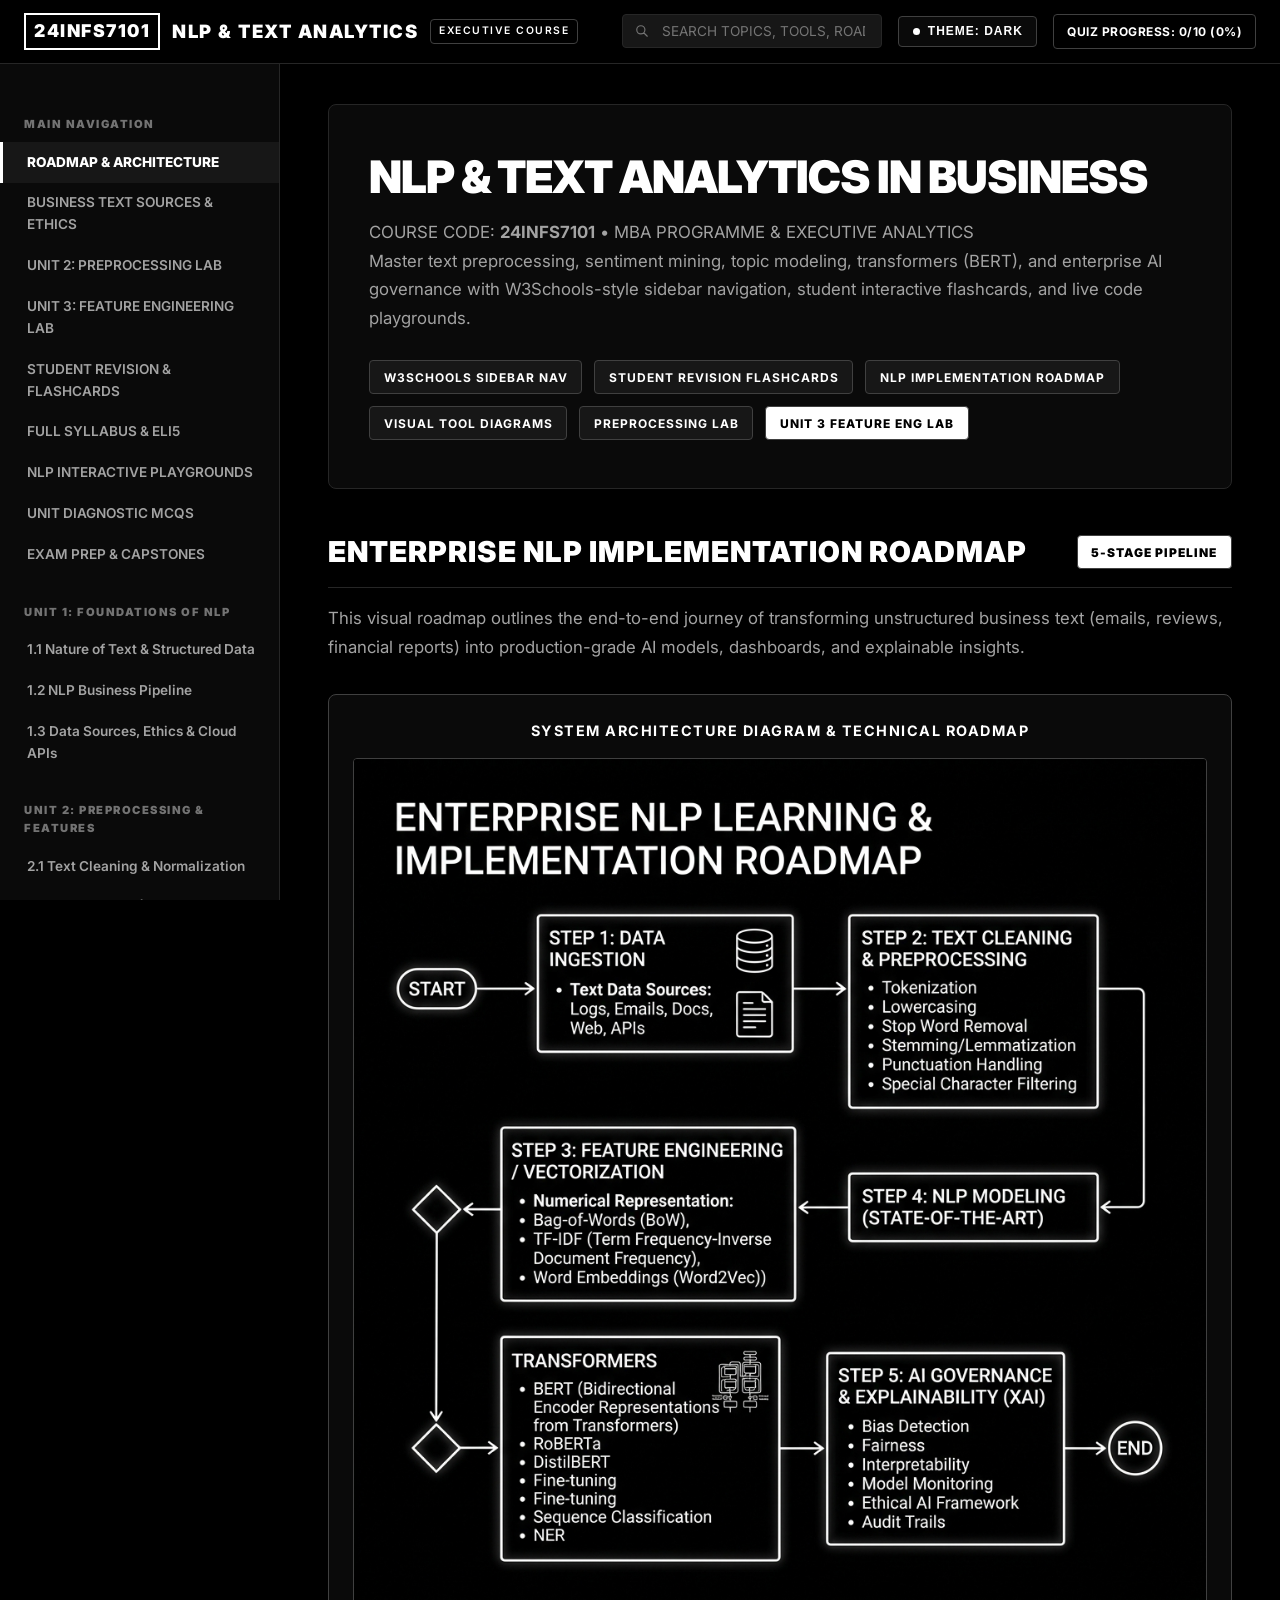
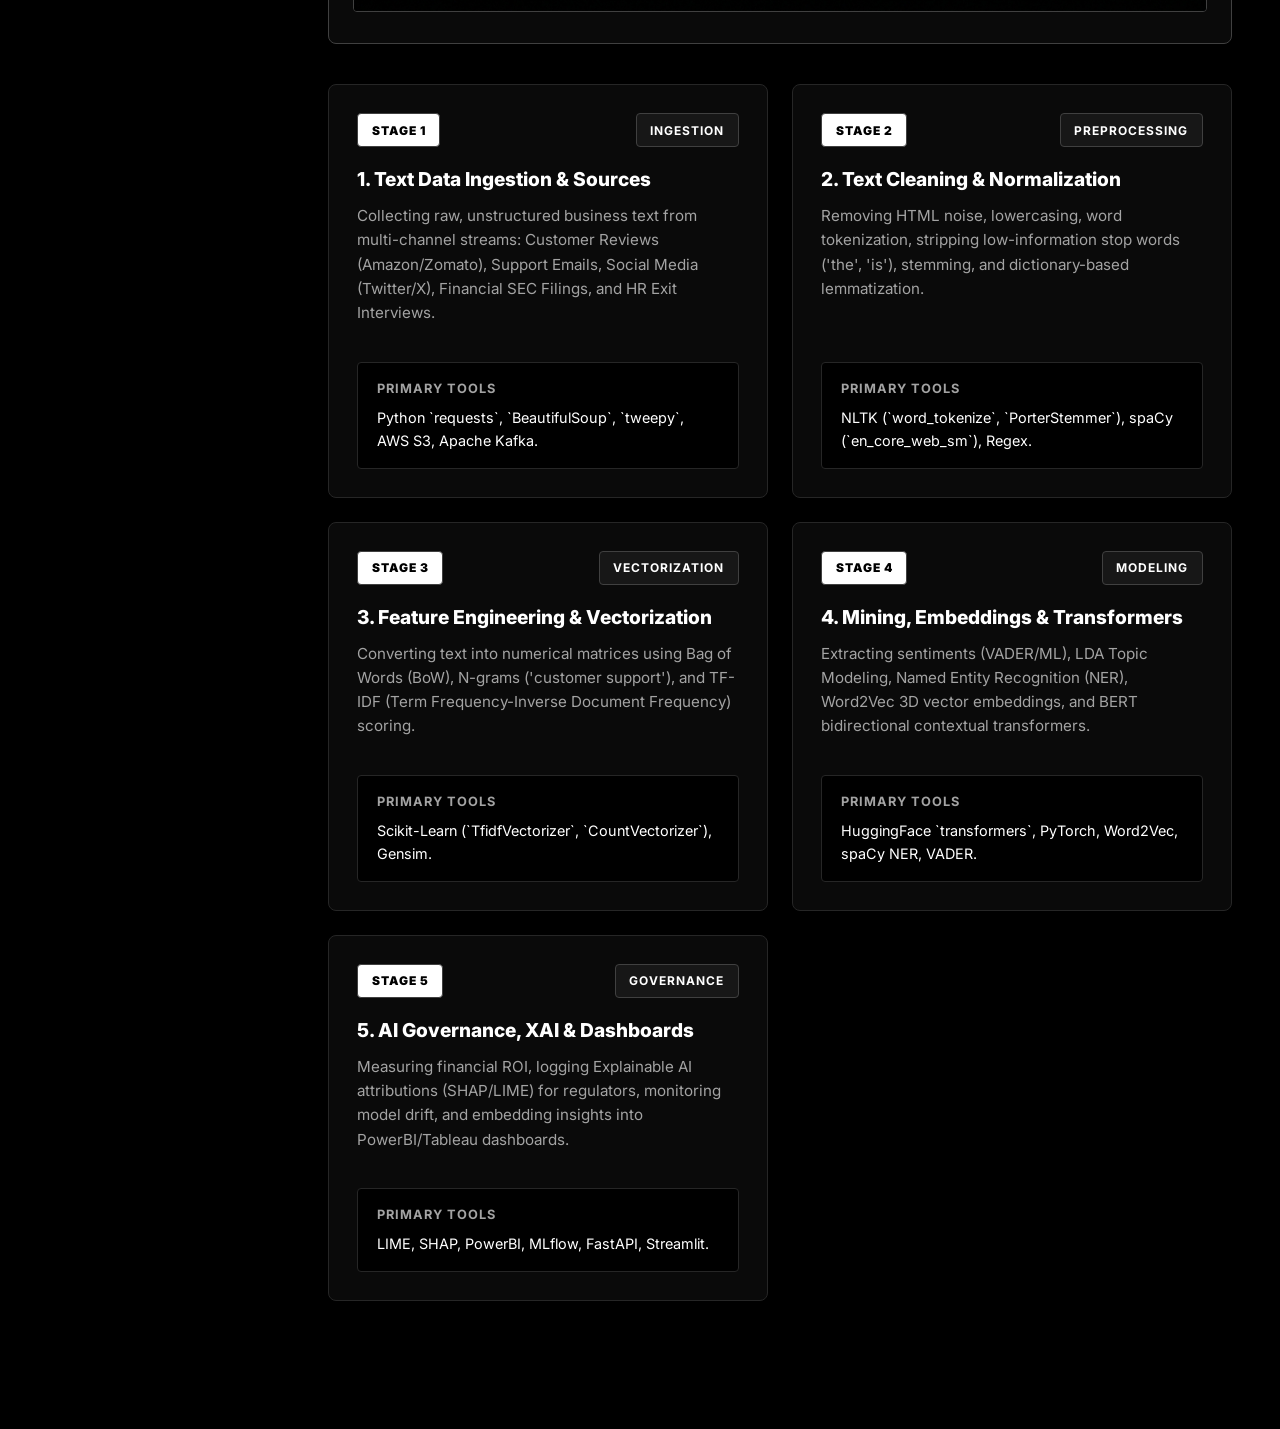
<file: index.html>
<!DOCTYPE html>
<html lang="en" data-theme="dark">
<head>
  <meta charset="UTF-8">
  <meta name="viewport" content="width=device-width, initial-scale=1.0">
  <meta name="description" content="Official Executive Platform for 24INFS7101 NLP and Text Analytics in Business. Master NLP pipelines, feature engineering, sentiment analysis, embeddings, BERT, and exam preparation.">
  <meta name="author" content="NLP & Text Analytics Subject Matter Experts">
  <title>24INFS7101 NLP & Text Analytics in Business</title>

  <!-- Google Fonts - Inter & JetBrains Mono for Sony Executive Aesthetic -->
  <link rel="preconnect" href="https://fonts.googleapis.com">
  <link rel="preconnect" href="https://fonts.gstatic.com" crossorigin>
  <link href="https://fonts.googleapis.com/css2?family=Inter:wght@300;400;500;600;700;800;900&family=JetBrains+Mono:wght@400;600&display=swap" rel="stylesheet">

  <!-- Monochrome Stylesheet -->
  <link rel="stylesheet" href="styles.css">
</head>
<body>

  <!-- Dynamic Theme Transition Overlay -->
  <div id="theme-ripple" class="theme-ripple"></div>

  <!-- Top Navigation Bar -->
  <header>
    <div class="nav-wrapper">
      <a href="index.html" class="brand-logo">
        <span style="font-size: 1.1rem; border: 2px solid var(--text-white); padding: 2px 8px; font-weight: 900;">24INFS7101</span>
        <span>NLP & TEXT ANALYTICS</span>
        <span class="brand-badge">EXECUTIVE COURSE</span>
      </a>

      <div class="header-actions">
        <div class="search-box">
          <svg fill="none" stroke="currentColor" viewBox="0 0 24 24"><path stroke-linecap="round" stroke-linejoin="round" stroke-width="2" d="M21 21l-6-6m2-5a7 7 0 11-14 0 7 7 0 0114 0z"></path></svg>
          <input type="text" id="global-search" placeholder="SEARCH TOPICS, TOOLS, ROADMAP, MCQS...">
        </div>

        <!-- Dynamic Theme Toggle Button -->
        <button class="theme-btn" id="theme-toggle-btn" onclick="toggleTheme(event)">
          <span class="theme-btn-dot"></span>
          <span id="theme-btn-text">THEME: DARK</span>
        </button>

        <div class="stat-pill" id="progress-stat">
          QUIZ PROGRESS: 0/10 (0%)
        </div>
      </div>
    </div>
  </header>

  <!-- W3Schools Style Left Sidebar Navigation -->
  <aside class="w3-sidebar" id="w3-sidebar">
    
    <div class="sidebar-category">MAIN NAVIGATION</div>
    <a class="sidebar-item active" onclick="switchSection('roadmap', this)">ROADMAP & ARCHITECTURE</a>
    <a class="sidebar-item" href="business-text-sources.html">BUSINESS TEXT SOURCES & ETHICS</a>
    <a class="sidebar-item" href="PREPROCESSING%20%26%20FEATURES%20lab.html">UNIT 2: PREPROCESSING LAB</a>
    <a class="sidebar-item" href="unit3-feature-engineering.html">UNIT 3: FEATURE ENGINEERING LAB</a>
    <a class="sidebar-item" onclick="switchSection('study', this)">STUDENT REVISION & FLASHCARDS</a>
    <a class="sidebar-item" onclick="switchSection('curriculum', this)">FULL SYLLABUS & ELI5</a>
    <a class="sidebar-item" onclick="switchSection('playgrounds', this)">NLP INTERACTIVE PLAYGROUNDS</a>
    <a class="sidebar-item" onclick="switchSection('quizzes', this)">UNIT DIAGNOSTIC MCQS</a>
    <a class="sidebar-item" onclick="switchSection('examprep', this)">EXAM PREP & CAPSTONES</a>

    <div class="sidebar-category">UNIT 1: FOUNDATIONS OF NLP</div>
    <a class="sidebar-item" onclick="jumpToTopic('t1-1')">1.1 Nature of Text & Structured Data</a>
    <a class="sidebar-item" onclick="jumpToTopic('t1-2')">1.2 NLP Business Pipeline</a>
    <a class="sidebar-item" onclick="jumpToTopic('t1-3')">1.3 Data Sources, Ethics & Cloud APIs</a>

    <div class="sidebar-category">UNIT 2: PREPROCESSING & FEATURES</div>
    <a class="sidebar-item" onclick="jumpToTopic('t2-1')">2.1 Text Cleaning & Normalization</a>
    <a class="sidebar-item" onclick="jumpToTopic('t2-2')">2.2 Tokenization (Word, Sent, Subword)</a>
    <a class="sidebar-item" onclick="jumpToTopic('t2-3')">2.3 Stopword Removal & Custom Lists</a>
    <a class="sidebar-item" onclick="jumpToTopic('t2-4')">2.4 Stemming (Porter & Snowball)</a>
    <a class="sidebar-item" onclick="jumpToTopic('t2-5')">2.5 Lemmatization (WordNet & spaCy)</a>
    <a class="sidebar-item" onclick="jumpToTopic('t2-6')">2.6 N-grams & Phrase Detection</a>
    <a class="sidebar-item" onclick="jumpToTopic('t2-7')">2.7 Bag of Words & TF-IDF</a>
    <a class="sidebar-item" onclick="jumpToTopic('t2-8')">2.8 Word Frequency & Keyword Extraction</a>
    <a class="sidebar-item" onclick="jumpToTopic('t2-9')">2.9 Domain Business Vocabulary</a>
    <a class="sidebar-item" onclick="jumpToTopic('t2-10')">2.10 Feature Engineering for Text</a>
    <a class="sidebar-item" onclick="jumpToTopic('t2-11')">2.11 Text Data Visualization</a>

    <div class="sidebar-category">UNIT 3: MINING & INSIGHTS</div>
    <a class="sidebar-item" onclick="jumpToTopic('t3-1')">3.1 Sentiment Analysis & Opinion Mining</a>
    <a class="sidebar-item" onclick="jumpToTopic('t3-2')">3.2 Topic Modeling (LDA)</a>
    <a class="sidebar-item" onclick="jumpToTopic('t3-3')">3.3 Named Entity Recognition (NER)</a>

    <div class="sidebar-category">UNIT 4: ADVANCED NLP & BERT</div>
    <a class="sidebar-item" onclick="jumpToTopic('t4-1')">4.1 Word Embeddings (Word2Vec)</a>
    <a class="sidebar-item" onclick="jumpToTopic('t4-2')">4.2 Transformers & BERT</a>
    <a class="sidebar-item" onclick="jumpToTopic('t4-3')">4.3 Chatbots & Conversational AI</a>

    <div class="sidebar-category">UNIT 5: STRATEGY & GOVERNANCE</div>
    <a class="sidebar-item" onclick="jumpToTopic('t5-1')">5.1 NLP Project Lifecycle</a>
    <a class="sidebar-item" onclick="jumpToTopic('t5-2')">5.2 ROI & Explainable AI (XAI)</a>
    <a class="sidebar-item" onclick="jumpToTopic('t5-3')">5.3 Legal, Ethical & AI Governance</a>

  </aside>

  <!-- Main Content Area (Offset by W3Sidebar Width) -->
  <main class="main-content">

    <!-- Hero Banner -->
    <div class="hero-banner">
      <h1 class="hero-title">NLP & TEXT ANALYTICS IN BUSINESS</h1>
      <p class="hero-subtitle">
        COURSE CODE: <strong>24INFS7101</strong> &bull; MBA PROGRAMME & EXECUTIVE ANALYTICS<br>
        Master text preprocessing, sentiment mining, topic modeling, transformers (BERT), and enterprise AI governance with W3Schools-style sidebar navigation, student interactive flashcards, and live code playgrounds.
      </p>
      
      <div class="hero-badges">
        <span class="badge">W3SCHOOLS SIDEBAR NAV</span>
        <span class="badge">STUDENT REVISION FLASHCARDS</span>
        <span class="badge">NLP IMPLEMENTATION ROADMAP</span>
        <span class="badge">VISUAL TOOL DIAGRAMS</span>
        <a href="PREPROCESSING%20%26%20FEATURES%20lab.html" class="badge" style="text-decoration: none;">PREPROCESSING LAB</a>
        <a href="unit3-feature-engineering.html" class="badge" style="text-decoration: none; background: var(--text-white); color: var(--text-inverse); font-weight: 800;">UNIT 3 FEATURE ENG LAB</a>
      </div>
    </div>

    <!-- Section 0: Implementation Roadmap -->
    <section id="roadmap-tab" class="tab-content active">
      <div style="margin-bottom: 3rem;">
        <div style="display: flex; align-items: center; justify-content: space-between; margin-bottom: 1rem; border-bottom: 1px solid var(--border-subtle); padding-bottom: 0.75rem;">
          <h2 style="font-size: 1.8rem; font-weight: 900; color: var(--text-white); text-transform: uppercase; letter-spacing: 1px;">Enterprise NLP Implementation Roadmap</h2>
          <span class="badge" style="background: var(--text-white); color: var(--text-inverse); font-weight: 900;">5-STAGE PIPELINE</span>
        </div>
        <p style="color: var(--text-secondary); margin-bottom: 2rem; font-size: 1.05rem; line-height: 1.7;">
          This visual roadmap outlines the end-to-end journey of transforming unstructured business text (emails, reviews, financial reports) into production-grade AI models, dashboards, and explainable insights.
        </p>

        <!-- Master Technical Architecture Diagram Image -->
        <div style="background: var(--bg-card); border: 1px solid var(--border-medium); border-radius: var(--radius-md); padding: 1.5rem; text-align: center; margin-bottom: 2.5rem;">
          <h4 style="color: var(--text-white); font-size: 0.9rem; text-transform: uppercase; letter-spacing: 1.5px; margin-bottom: 1rem;">System Architecture Diagram & Technical Roadmap</h4>
          <img src="roadmap_diagram.png" alt="Enterprise NLP Implementation Roadmap Diagram" style="max-width: 100%; height: auto; border-radius: var(--radius-sm); border: 1px solid var(--border-medium);">
        </div>

        <!-- 5-Stage Interactive Timeline Roadmap -->
        <div class="card-grid">
          
          <div class="card">
            <div class="card-header">
              <span class="badge" style="background: var(--text-white); color: var(--text-inverse); font-weight: 900;">STAGE 1</span>
              <span class="badge">INGESTION</span>
            </div>
            <h3 class="card-title">1. Text Data Ingestion & Sources</h3>
            <p class="card-desc">Collecting raw, unstructured business text from multi-channel streams: Customer Reviews (Amazon/Zomato), Support Emails, Social Media (Twitter/X), Financial SEC Filings, and HR Exit Interviews.</p>
            <div class="biz-box">
              <div class="biz-header">PRIMARY TOOLS</div>
              <div class="biz-text">Python `requests`, `BeautifulSoup`, `tweepy`, AWS S3, Apache Kafka.</div>
            </div>
          </div>

          <div class="card">
            <div class="card-header">
              <span class="badge" style="background: var(--text-white); color: var(--text-inverse); font-weight: 900;">STAGE 2</span>
              <span class="badge">PREPROCESSING</span>
            </div>
            <h3 class="card-title">2. Text Cleaning & Normalization</h3>
            <p class="card-desc">Removing HTML noise, lowercasing, word tokenization, stripping low-information stop words ('the', 'is'), stemming, and dictionary-based lemmatization.</p>
            <div class="biz-box">
              <div class="biz-header">PRIMARY TOOLS</div>
              <div class="biz-text">NLTK (`word_tokenize`, `PorterStemmer`), spaCy (`en_core_web_sm`), Regex.</div>
            </div>
          </div>

          <div class="card">
            <div class="card-header">
              <span class="badge" style="background: var(--text-white); color: var(--text-inverse); font-weight: 900;">STAGE 3</span>
              <span class="badge">VECTORIZATION</span>
            </div>
            <h3 class="card-title">3. Feature Engineering & Vectorization</h3>
            <p class="card-desc">Converting text into numerical matrices using Bag of Words (BoW), N-grams ('customer support'), and TF-IDF (Term Frequency-Inverse Document Frequency) scoring.</p>
            <div class="biz-box">
              <div class="biz-header">PRIMARY TOOLS</div>
              <div class="biz-text">Scikit-Learn (`TfidfVectorizer`, `CountVectorizer`), Gensim.</div>
            </div>
          </div>

          <div class="card">
            <div class="card-header">
              <span class="badge" style="background: var(--text-white); color: var(--text-inverse); font-weight: 900;">STAGE 4</span>
              <span class="badge">MODELING</span>
            </div>
            <h3 class="card-title">4. Mining, Embeddings & Transformers</h3>
            <p class="card-desc">Extracting sentiments (VADER/ML), LDA Topic Modeling, Named Entity Recognition (NER), Word2Vec 3D vector embeddings, and BERT bidirectional contextual transformers.</p>
            <div class="biz-box">
              <div class="biz-header">PRIMARY TOOLS</div>
              <div class="biz-text">HuggingFace `transformers`, PyTorch, Word2Vec, spaCy NER, VADER.</div>
            </div>
          </div>

          <div class="card">
            <div class="card-header">
              <span class="badge" style="background: var(--text-white); color: var(--text-inverse); font-weight: 900;">STAGE 5</span>
              <span class="badge">GOVERNANCE</span>
            </div>
            <h3 class="card-title">5. AI Governance, XAI & Dashboards</h3>
            <p class="card-desc">Measuring financial ROI, logging Explainable AI attributions (SHAP/LIME) for regulators, monitoring model drift, and embedding insights into PowerBI/Tableau dashboards.</p>
            <div class="biz-box">
              <div class="biz-header">PRIMARY TOOLS</div>
              <div class="biz-text">LIME, SHAP, PowerBI, MLflow, FastAPI, Streamlit.</div>
            </div>
          </div>

        </div>
      </div>
    </section>

    <!-- Section 1: Student Interactive Study & Flashcards Mode -->
    <section id="study-tab" class="tab-content">
      <div style="margin-bottom: 3rem;">
        <div style="display: flex; align-items: center; justify-content: space-between; margin-bottom: 1rem; border-bottom: 1px solid var(--border-subtle); padding-bottom: 0.75rem;">
          <h2 style="font-size: 1.8rem; font-weight: 900; color: var(--text-white); text-transform: uppercase; letter-spacing: 1px;">Student Interactive Flashcards & Self-Assessment</h2>
          <span class="badge" style="background: var(--text-white); color: var(--text-inverse); font-weight: 900;">REVISION MODE</span>
        </div>
        <p style="color: var(--text-secondary); margin-bottom: 2rem; font-size: 1.05rem; line-height: 1.7;">
          Click any flashcard to flip and reveal key formula definitions, algorithm details, and ELI5 answers for quick exam recall!
        </p>

        <!-- Flashcards Grid -->
        <h3 style="color: var(--text-white); font-size: 1rem; text-transform: uppercase; letter-spacing: 1.5px; margin-bottom: 1rem;">Click to Flip Flashcards:</h3>
        <div class="card-grid" style="margin-bottom: 3rem;">
          
          <div class="flashcard-box" onclick="this.classList.toggle('flipped')">
            <div class="flashcard-front">
              What is TF-IDF Formula?
              <div style="font-size: 0.75rem; color: var(--text-muted); margin-top: 0.5rem;">[Click to flip answer]</div>
            </div>
            <div class="flashcard-back">
              <strong>TF-IDF = TF(t, d) * log(N / DF(t))</strong><br>
              Term Frequency multiplied by Inverse Document Frequency. Gives high score to rare clue words!
            </div>
          </div>

          <div class="flashcard-box" onclick="this.classList.toggle('flipped')">
            <div class="flashcard-front">
              Stemming vs. Lemmatization?
              <div style="font-size: 0.75rem; color: var(--text-muted); margin-top: 0.5rem;">[Click to flip answer]</div>
            </div>
            <div class="flashcard-back">
              Stemming chops endings with crude rules ('running' -> 'runn'). Lemmatization uses WordNet dictionary to find true root ('better' -> 'good').
            </div>
          </div>

          <div class="flashcard-box" onclick="this.classList.toggle('flipped')">
            <div class="flashcard-front">
              What does BERT stand for?
              <div style="font-size: 0.75rem; color: var(--text-muted); margin-top: 0.5rem;">[Click to flip answer]</div>
            </div>
            <div class="flashcard-back">
              <strong>Bidirectional Encoder Representations from Transformers</strong>.<br>
              Reads surrounding text left & right to generate contextual word vectors.
            </div>
          </div>

          <div class="flashcard-box" onclick="this.classList.toggle('flipped')">
            <div class="flashcard-front">
              Word2Vec Analogy Formula?
              <div style="font-size: 0.75rem; color: var(--text-muted); margin-top: 0.5rem;">[Click to flip answer]</div>
            </div>
            <div class="flashcard-back">
              <strong>Vector('King') - Vector('Man') + Vector('Woman') = Vector('Queen')</strong>.<br>
              Demonstrates 3D semantic vector space relationships.
            </div>
          </div>

        </div>

        <!-- Student Self-Assessment Checklist -->
        <h3 style="color: var(--text-white); font-size: 1rem; text-transform: uppercase; letter-spacing: 1.5px; margin-bottom: 1rem;">Personal Exam Preparation Checklist:</h3>
        <div style="background: var(--bg-card); border: 1px solid var(--border-subtle); padding: 1.5rem; border-radius: var(--radius-md);">
          
          <div class="checklist-item">
            <input type="checkbox" class="checklist-checkbox" id="chk-u1">
            <label for="chk-u1" class="checklist-label">Unit I: I can differentiate Structured vs Unstructured text & draw the NLP Pipeline.</label>
          </div>

          <div class="checklist-item">
            <input type="checkbox" class="checklist-checkbox" id="chk-u2">
            <label for="chk-u2" class="checklist-label">Unit II: I can perform Tokenization, Stopwords removal, and calculate TF-IDF term weights.</label>
          </div>

          <div class="checklist-item">
            <input type="checkbox" class="checklist-checkbox" id="chk-u3">
            <label for="chk-u3" class="checklist-label">Unit III: I understand Sentiment Analysis, LDA Topic Modeling, and Named Entity Recognition (NER).</label>
          </div>

          <div class="checklist-item">
            <input type="checkbox" class="checklist-checkbox" id="chk-u4">
            <label for="chk-u4" class="checklist-label">Unit IV: I can explain Word2Vec vector spaces and BERT Transformer attention mechanisms.</label>
          </div>

          <div class="checklist-item">
            <input type="checkbox" class="checklist-checkbox" id="chk-u5">
            <label for="chk-u5" class="checklist-label">Unit V: I know how to calculate NLP ROI, use SHAP/LIME for XAI, and navigate AI Governance.</label>
          </div>

        </div>

      </div>
    </section>

    <!-- Section 2: Curriculum & ELI5 Lessons -->
    <section id="curriculum-tab" class="tab-content">
      <div id="curriculum-container"></div>
    </section>

    <!-- Section 3: Interactive NLP Playgrounds -->
    <section id="playgrounds-tab" class="tab-content">
      
      <!-- Playground 1: Tokenizer & Cleaner -->
      <div class="playground-container">
        <h2 style="font-size: 1.5rem; font-weight: 900; color: var(--text-white); margin-bottom: 0.5rem; text-transform: uppercase; letter-spacing: 1px;">Playground 1: Text Tokenizer & Cleaner</h2>
        <p style="color: var(--text-secondary); margin-bottom: 1.5rem;">Execute live tokenization, stopword removal, and Porter stemming in pure black & white format.</p>
        
        <div class="input-group">
          <label for="cleaner-input">Input Raw Business Text:</label>
          <textarea id="cleaner-input" class="text-area-custom" placeholder="Example: The e-commerce customer support team is working hard to resolve delayed delivery complaints fast!">The e-commerce customer support team is working hard to resolve delayed delivery complaints fast!</textarea>
        </div>
        <button class="btn btn-primary" id="run-cleaner-btn">RUN TOKENIZATION & CLEANING</button>

        <div class="results-box" id="cleaner-output">
          <p style="color: var(--text-muted);">Click button to run live text cleaning processor.</p>
        </div>

        <div style="margin-top: 2rem; border-top: 1px solid var(--border-subtle); padding-top: 1.5rem; text-align: center;">
          <h4 style="color: var(--text-white); font-size: 0.85rem; text-transform: uppercase; letter-spacing: 1px; margin-bottom: 1rem;">Visual Preprocessing Workflow Diagram</h4>
          <img src="preprocessing_diagram.png" alt="Text Preprocessing Workflow Diagram" style="max-width: 100%; max-height: 400px; height: auto; border-radius: var(--radius-sm); border: 1px solid var(--border-medium);">
        </div>
      </div>

      <!-- Playground 2: Sentiment & Emotion Meter -->
      <div class="playground-container">
        <h2 style="font-size: 1.5rem; font-weight: 900; color: var(--text-white); margin-bottom: 0.5rem; text-transform: uppercase; letter-spacing: 1px;">Playground 2: Sentiment & Emotion Scanner</h2>
        <p style="color: var(--text-secondary); margin-bottom: 1.5rem;">Analyze customer reviews or employee feedback to measure emotional tone scores.</p>
        
        <div class="input-group">
          <label for="sent-input">Customer Review Text:</label>
          <textarea id="sent-input" class="text-area-custom" placeholder="Example: Excellent product quality and awesome delivery speed! I love shopping here.">Excellent product quality and awesome delivery speed! I love shopping here.</textarea>
        </div>
        <button class="btn btn-primary" id="run-sent-btn">DETECT SENTIMENT SCORE</button>

        <div class="results-box" id="sent-output">
          <p style="color: var(--text-muted);">Click button to compute polarity score.</p>
        </div>
      </div>

      <!-- Playground 3: Named Entity Recognition (NER) & Vector Embeddings -->
      <div class="playground-container">
        <h2 style="font-size: 1.5rem; font-weight: 900; color: var(--text-white); margin-bottom: 0.5rem; text-transform: uppercase; letter-spacing: 1px;">Playground 3: Named Entity Recognition (NER)</h2>
        <p style="color: var(--text-secondary); margin-bottom: 1.5rem;">Extract Organizations, Persons, Locations, Monetary Amounts, and Dates.</p>
        
        <div class="input-group">
          <label for="ner-input">Enterprise Text Paragraph:</label>
          <textarea id="ner-input" class="text-area-custom" placeholder="Example: Sundar Pichai announced that Google invested $100 Million in New York in 2026.">Sundar Pichai announced that Google invested $100 Million in New York in 2026.</textarea>
        </div>
        <button class="btn btn-primary" id="run-ner-btn">EXTRACT NAMED ENTITIES</button>

        <div class="results-box" id="ner-output">
          <p style="color: var(--text-muted);">Click button to highlight named entities.</p>
        </div>

        <div style="margin-top: 2rem; border-top: 1px solid var(--border-subtle); padding-top: 1.5rem; text-align: center;">
          <h4 style="color: var(--text-white); font-size: 0.85rem; text-transform: uppercase; letter-spacing: 1px; margin-bottom: 1rem;">Vector Embeddings & Transformer Concept Diagram</h4>
          <img src="embeddings_diagram.png" alt="Vector Embeddings & BERT Diagram" style="max-width: 100%; max-height: 400px; height: auto; border-radius: var(--radius-sm); border: 1px solid var(--border-medium);">
        </div>
      </div>

    </section>

    <!-- Section 4: Diagnostic MCQs -->
    <section id="quizzes-tab" class="tab-content">
      <div id="quiz-container"></div>
    </section>

    <!-- Section 5: Exam Prep & Capstones -->
    <section id="examprep-tab" class="tab-content">
      <div id="examprep-container"></div>
    </section>

  </main>

  <!-- Data & Application Scripts -->
  <script src="data.js"></script>
  <script src="app.js"></script>
</body>
</html>
</file>
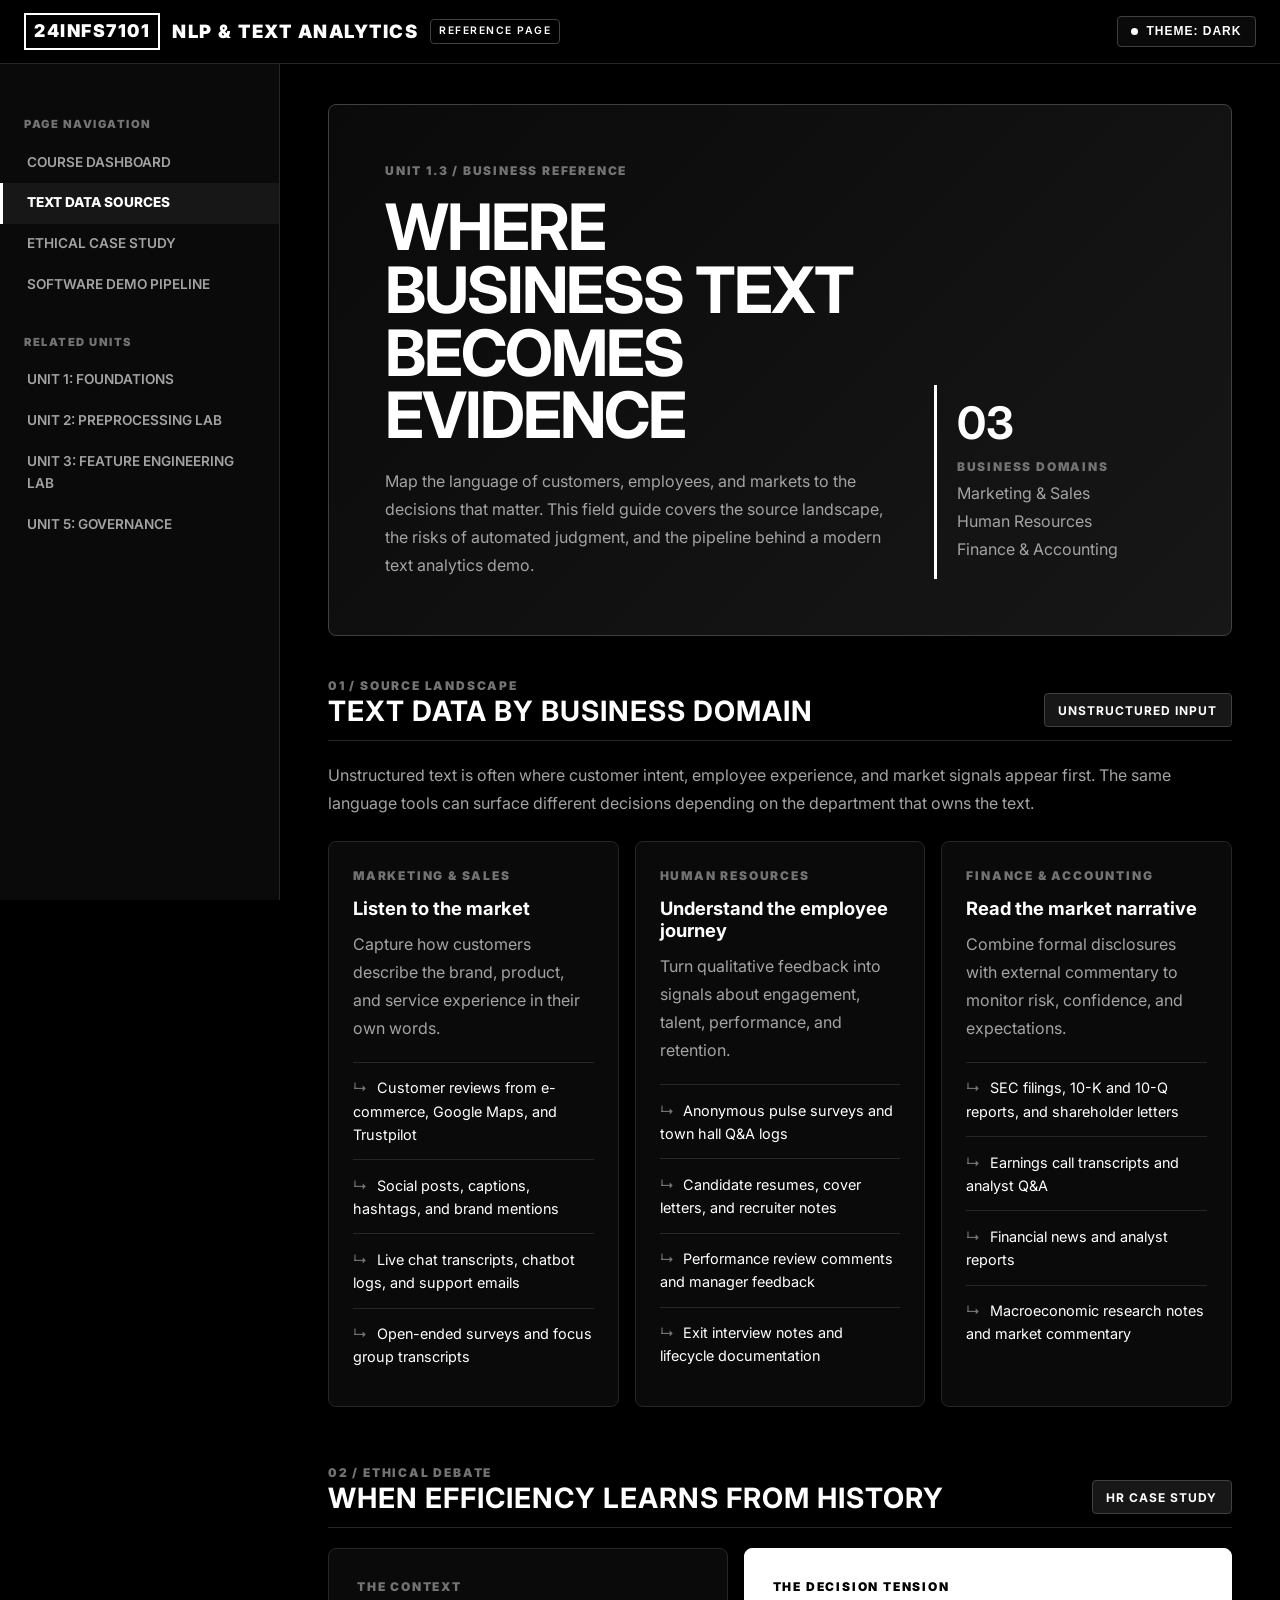
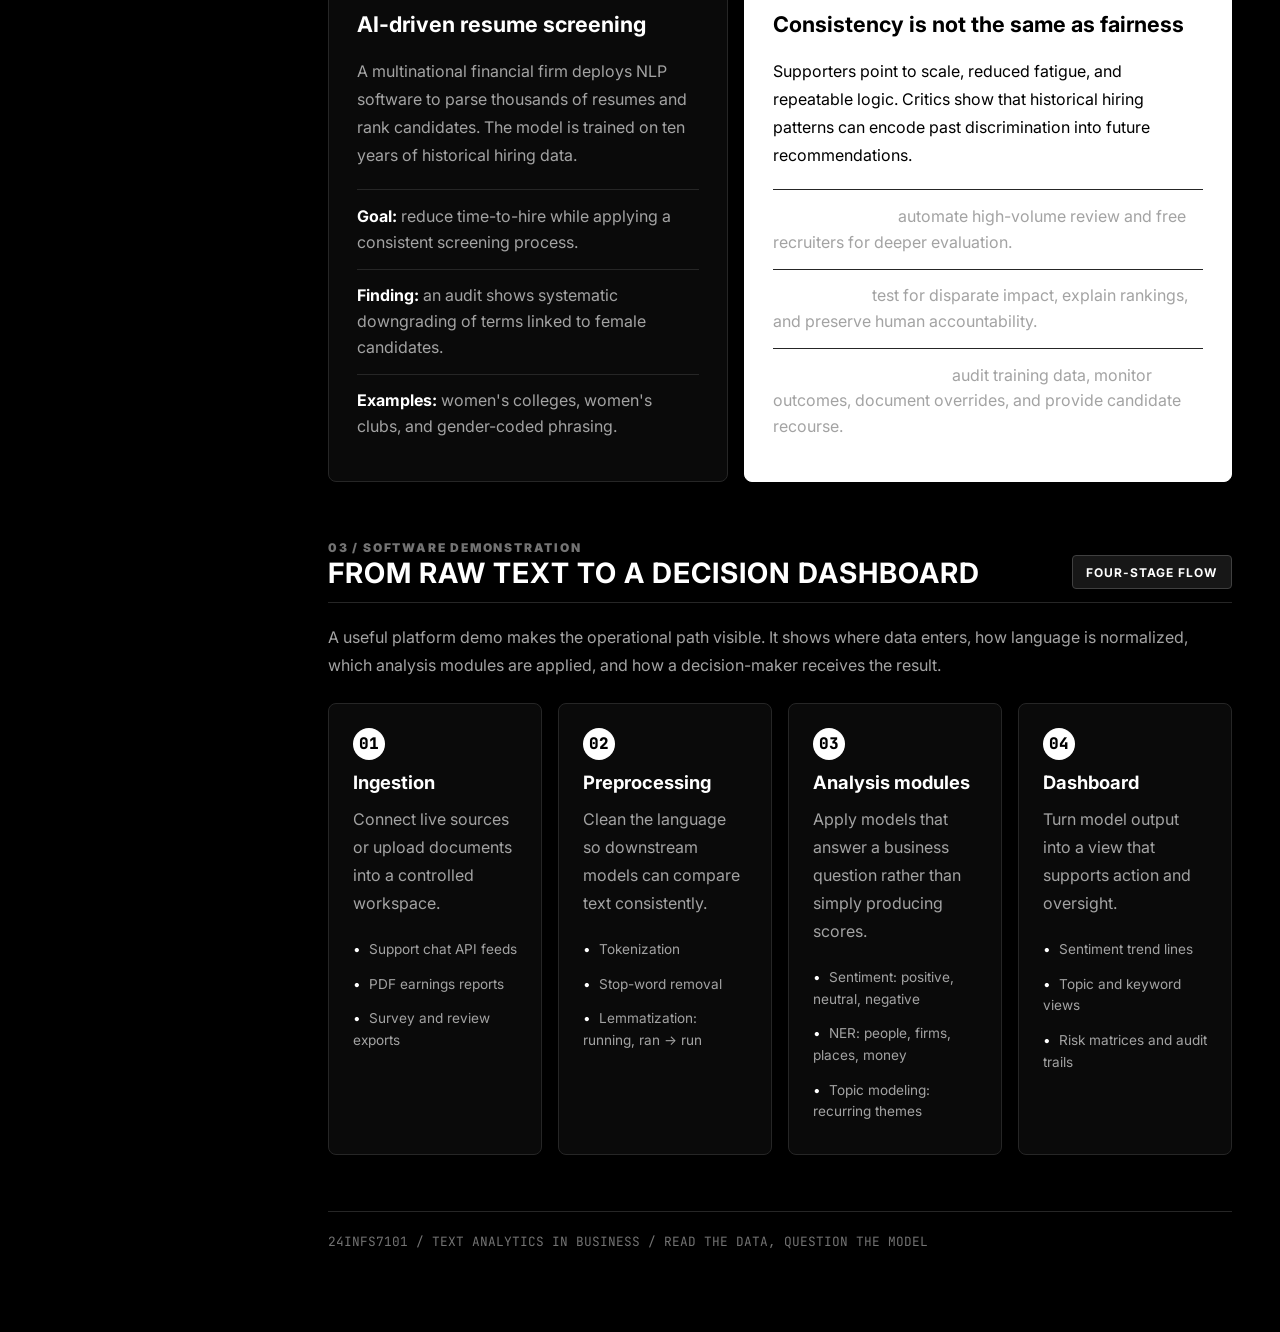
<file: business-text-sources.html>
<!DOCTYPE html>
<html lang="en" data-theme="dark">
<head>
  <meta charset="UTF-8">
  <meta name="viewport" content="width=device-width, initial-scale=1.0">
  <meta name="description" content="Business text data sources, ethical NLP case study, and text analytics software demonstration framework.">
  <title>Business Text Sources & Ethics | 24INFS7101</title>
  <link rel="preconnect" href="https://fonts.googleapis.com">
  <link rel="preconnect" href="https://fonts.gstatic.com" crossorigin>
  <link href="https://fonts.googleapis.com/css2?family=Inter:wght@300;400;500;600;700;800;900&family=JetBrains+Mono:wght@400;600&display=swap" rel="stylesheet">
  <link rel="stylesheet" href="styles.css">
</head>
<body class="detail-page">
  <div id="theme-ripple" class="theme-ripple"></div>

  <header>
    <div class="nav-wrapper">
      <a href="index.html" class="brand-logo">
        <span style="font-size: 1.1rem; border: 2px solid var(--text-white); padding: 2px 8px; font-weight: 900;">24INFS7101</span>
        <span>NLP & TEXT ANALYTICS</span>
        <span class="brand-badge">REFERENCE PAGE</span>
      </a>
      <div class="header-actions">
        <button class="theme-btn" id="theme-toggle-btn" type="button" onclick="toggleTheme(event)">
          <span class="theme-btn-dot"></span>
          <span id="theme-btn-text">THEME: DARK</span>
        </button>
      </div>
    </div>
  </header>

  <aside class="w3-sidebar">
    <div class="sidebar-category">PAGE NAVIGATION</div>
    <a class="sidebar-item" href="index.html">COURSE DASHBOARD</a>
    <a class="sidebar-item active" href="#sources">TEXT DATA SOURCES</a>
    <a class="sidebar-item" href="#ethics">ETHICAL CASE STUDY</a>
    <a class="sidebar-item" href="#demo">SOFTWARE DEMO PIPELINE</a>

    <div class="sidebar-category">RELATED UNITS</div>
    <a class="sidebar-item" href="index.html#curriculum-tab">UNIT 1: FOUNDATIONS</a>
    <a class="sidebar-item" href="PREPROCESSING%20%26%20FEATURES%20lab.html">UNIT 2: PREPROCESSING LAB</a>
    <a class="sidebar-item" href="unit3-feature-engineering.html">UNIT 3: FEATURE ENGINEERING LAB</a>
    <a class="sidebar-item" href="index.html#curriculum-tab">UNIT 5: GOVERNANCE</a>
  </aside>

  <main class="main-content">
    <section class="detail-hero">
      <div>
        <div class="detail-kicker">UNIT 1.3 / BUSINESS REFERENCE</div>
        <h1>Where Business Text Becomes Evidence</h1>
        <p>Map the language of customers, employees, and markets to the decisions that matter. This field guide covers the source landscape, the risks of automated judgment, and the pipeline behind a modern text analytics demo.</p>
      </div>
      <div class="detail-index">
        <strong>03</strong>
        <span class="detail-label">Business domains</span>
        <p>Marketing & Sales<br>Human Resources<br>Finance & Accounting</p>
      </div>
    </section>

    <section id="sources" class="detail-section">
      <div class="detail-section-heading">
        <div>
          <div class="detail-label">01 / Source landscape</div>
          <h2>Text data by business domain</h2>
        </div>
        <span class="badge">UNSTRUCTURED INPUT</span>
      </div>
      <p class="detail-intro">Unstructured text is often where customer intent, employee experience, and market signals appear first. The same language tools can surface different decisions depending on the department that owns the text.</p>

      <div class="source-grid" style="margin-top: 1.5rem;">
        <article class="source-card">
          <div class="detail-label">MARKETING & SALES</div>
          <h3>Listen to the market</h3>
          <p>Capture how customers describe the brand, product, and service experience in their own words.</p>
          <ul class="source-list">
            <li>Customer reviews from e-commerce, Google Maps, and Trustpilot</li>
            <li>Social posts, captions, hashtags, and brand mentions</li>
            <li>Live chat transcripts, chatbot logs, and support emails</li>
            <li>Open-ended surveys and focus group transcripts</li>
          </ul>
        </article>

        <article class="source-card">
          <div class="detail-label">HUMAN RESOURCES</div>
          <h3>Understand the employee journey</h3>
          <p>Turn qualitative feedback into signals about engagement, talent, performance, and retention.</p>
          <ul class="source-list">
            <li>Anonymous pulse surveys and town hall Q&A logs</li>
            <li>Candidate resumes, cover letters, and recruiter notes</li>
            <li>Performance review comments and manager feedback</li>
            <li>Exit interview notes and lifecycle documentation</li>
          </ul>
        </article>

        <article class="source-card">
          <div class="detail-label">FINANCE & ACCOUNTING</div>
          <h3>Read the market narrative</h3>
          <p>Combine formal disclosures with external commentary to monitor risk, confidence, and expectations.</p>
          <ul class="source-list">
            <li>SEC filings, 10-K and 10-Q reports, and shareholder letters</li>
            <li>Earnings call transcripts and analyst Q&A</li>
            <li>Financial news and analyst reports</li>
            <li>Macroeconomic research notes and market commentary</li>
          </ul>
        </article>
      </div>
    </section>

    <section id="ethics" class="detail-section">
      <div class="detail-section-heading">
        <div>
          <div class="detail-label">02 / Ethical debate</div>
          <h2>When efficiency learns from history</h2>
        </div>
        <span class="badge">HR CASE STUDY</span>
      </div>
      <div class="case-study">
        <article class="case-panel">
          <div class="detail-label">THE CONTEXT</div>
          <h3>AI-driven resume screening</h3>
          <p class="debate-copy">A multinational financial firm deploys NLP software to parse thousands of resumes and rank candidates. The model is trained on ten years of historical hiring data.</p>
          <ul>
            <li><strong>Goal:</strong> reduce time-to-hire while applying a consistent screening process.</li>
            <li><strong>Finding:</strong> an audit shows systematic downgrading of terms linked to female candidates.</li>
            <li><strong>Examples:</strong> women's colleges, women's clubs, and gender-coded phrasing.</li>
          </ul>
        </article>
        <article class="case-panel risk-panel">
          <div class="detail-label">THE DECISION TENSION</div>
          <h3>Consistency is not the same as fairness</h3>
          <p class="debate-copy">Supporters point to scale, reduced fatigue, and repeatable logic. Critics show that historical hiring patterns can encode past discrimination into future recommendations.</p>
          <ul>
            <li><strong>Pro-innovation:</strong> automate high-volume review and free recruiters for deeper evaluation.</li>
            <li><strong>Ethical core:</strong> test for disparate impact, explain rankings, and preserve human accountability.</li>
            <li><strong>Governance response:</strong> audit training data, monitor outcomes, document overrides, and provide candidate recourse.</li>
          </ul>
        </article>
      </div>
    </section>

    <section id="demo" class="detail-section">
      <div class="detail-section-heading">
        <div>
          <div class="detail-label">03 / Software demonstration</div>
          <h2>From raw text to a decision dashboard</h2>
        </div>
        <span class="badge">FOUR-STAGE FLOW</span>
      </div>
      <p class="detail-intro">A useful platform demo makes the operational path visible. It shows where data enters, how language is normalized, which analysis modules are applied, and how a decision-maker receives the result.</p>

      <div class="pipeline-grid" style="margin-top: 1.5rem;">
        <article class="pipeline-step">
          <span class="pipeline-number">01</span>
          <h3>Ingestion</h3>
          <p>Connect live sources or upload documents into a controlled workspace.</p>
          <ul>
            <li>Support chat API feeds</li>
            <li>PDF earnings reports</li>
            <li>Survey and review exports</li>
          </ul>
        </article>
        <article class="pipeline-step">
          <span class="pipeline-number">02</span>
          <h3>Preprocessing</h3>
          <p>Clean the language so downstream models can compare text consistently.</p>
          <ul>
            <li>Tokenization</li>
            <li>Stop-word removal</li>
            <li>Lemmatization: running, ran &rarr; run</li>
          </ul>
        </article>
        <article class="pipeline-step">
          <span class="pipeline-number">03</span>
          <h3>Analysis modules</h3>
          <p>Apply models that answer a business question rather than simply producing scores.</p>
          <ul>
            <li>Sentiment: positive, neutral, negative</li>
            <li>NER: people, firms, places, money</li>
            <li>Topic modeling: recurring themes</li>
          </ul>
        </article>
        <article class="pipeline-step">
          <span class="pipeline-number">04</span>
          <h3>Dashboard</h3>
          <p>Turn model output into a view that supports action and oversight.</p>
          <ul>
            <li>Sentiment trend lines</li>
            <li>Topic and keyword views</li>
            <li>Risk matrices and audit trails</li>
          </ul>
        </article>
      </div>
    </section>

    <p class="detail-footer">24INFS7101 / TEXT ANALYTICS IN BUSINESS / READ THE DATA, QUESTION THE MODEL</p>
  </main>

  <script>
    const savedTheme = localStorage.getItem('nlp_theme') || 'dark';
    document.documentElement.setAttribute('data-theme', savedTheme);
    document.getElementById('theme-btn-text').textContent = `THEME: ${savedTheme.toUpperCase()}`;

    function toggleTheme(event) {
      const currentTheme = document.documentElement.getAttribute('data-theme');
      const nextTheme = currentTheme === 'dark' ? 'light' : 'dark';
      document.documentElement.setAttribute('data-theme', nextTheme);
      localStorage.setItem('nlp_theme', nextTheme);
      document.getElementById('theme-btn-text').textContent = `THEME: ${nextTheme.toUpperCase()}`;

      const ripple = document.getElementById('theme-ripple');
      ripple.style.left = `${event.clientX || window.innerWidth / 2}px`;
      ripple.style.top = `${event.clientY || window.innerHeight / 2}px`;
      ripple.style.background = nextTheme === 'light' ? '#ffffff' : '#000000';
      ripple.classList.remove('active');
      void ripple.offsetWidth;
      ripple.classList.add('active');
    }
  </script>
</body>
</html>
</file>
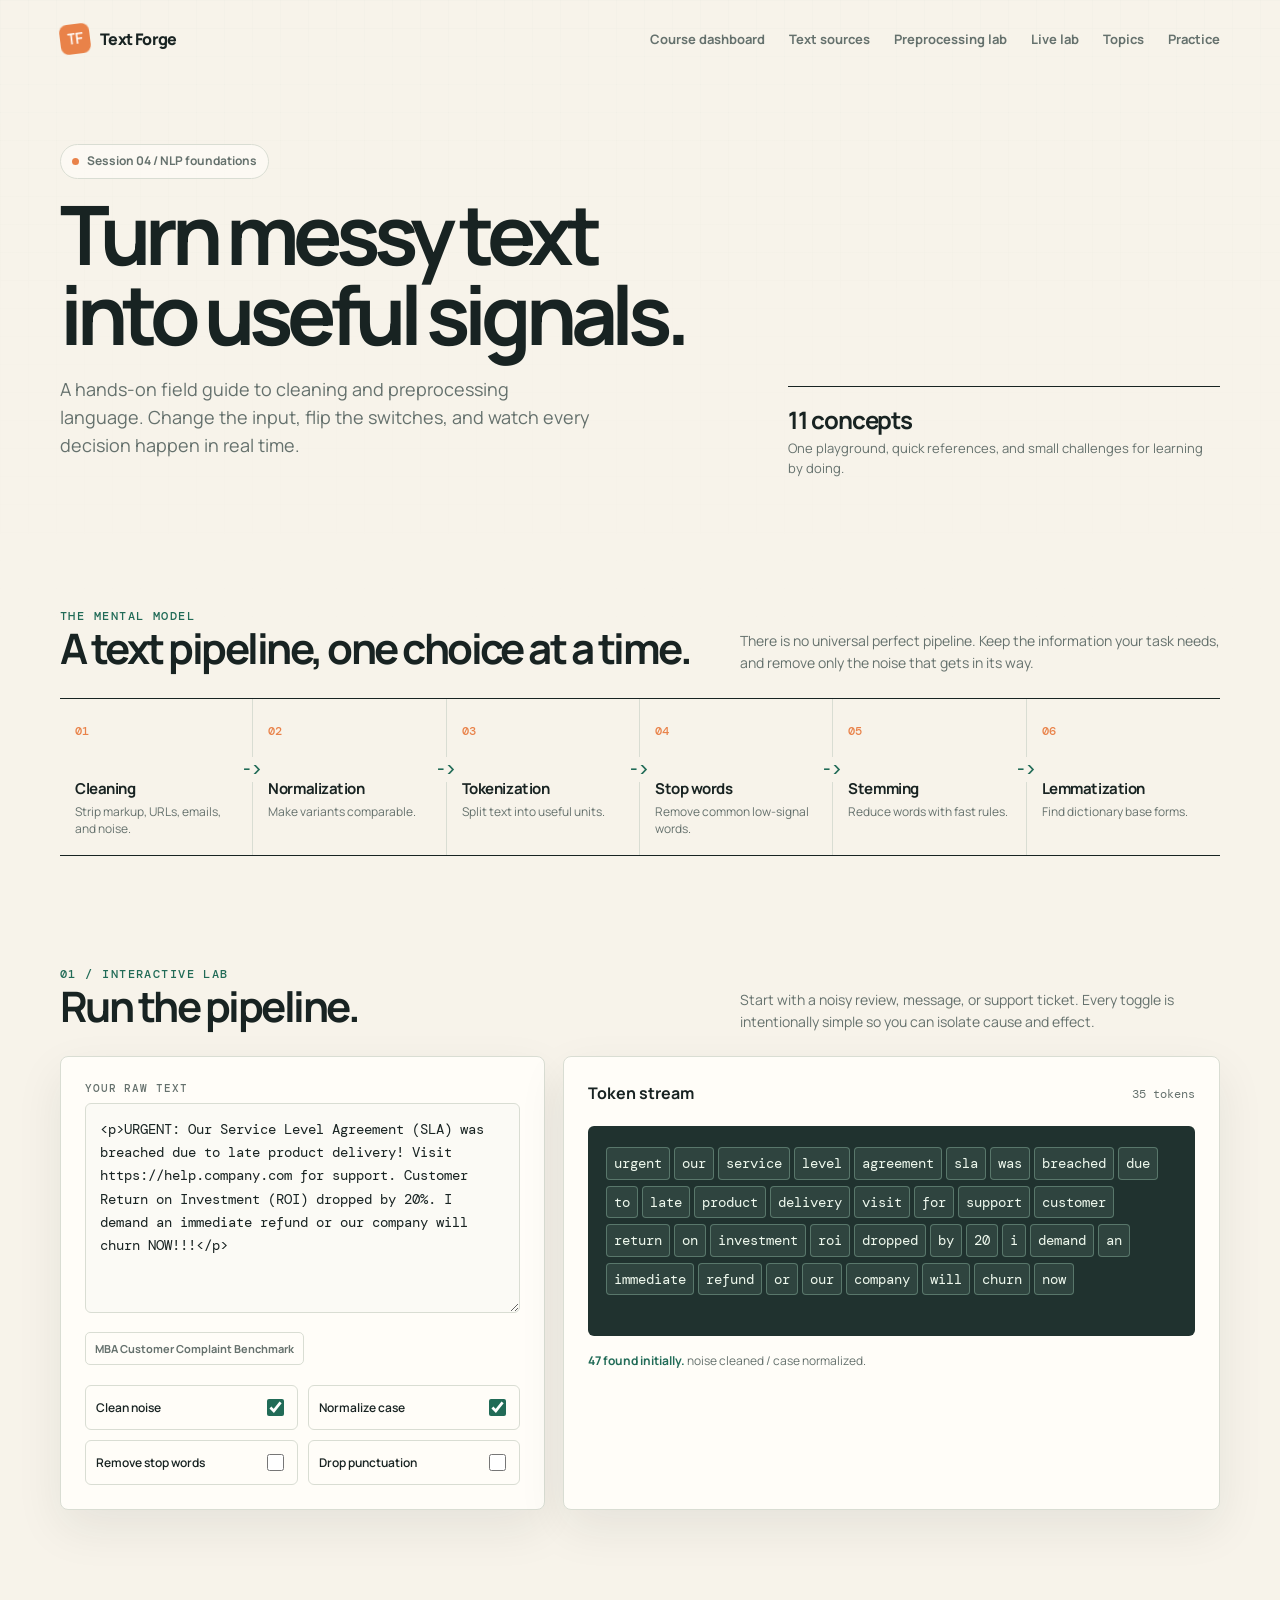
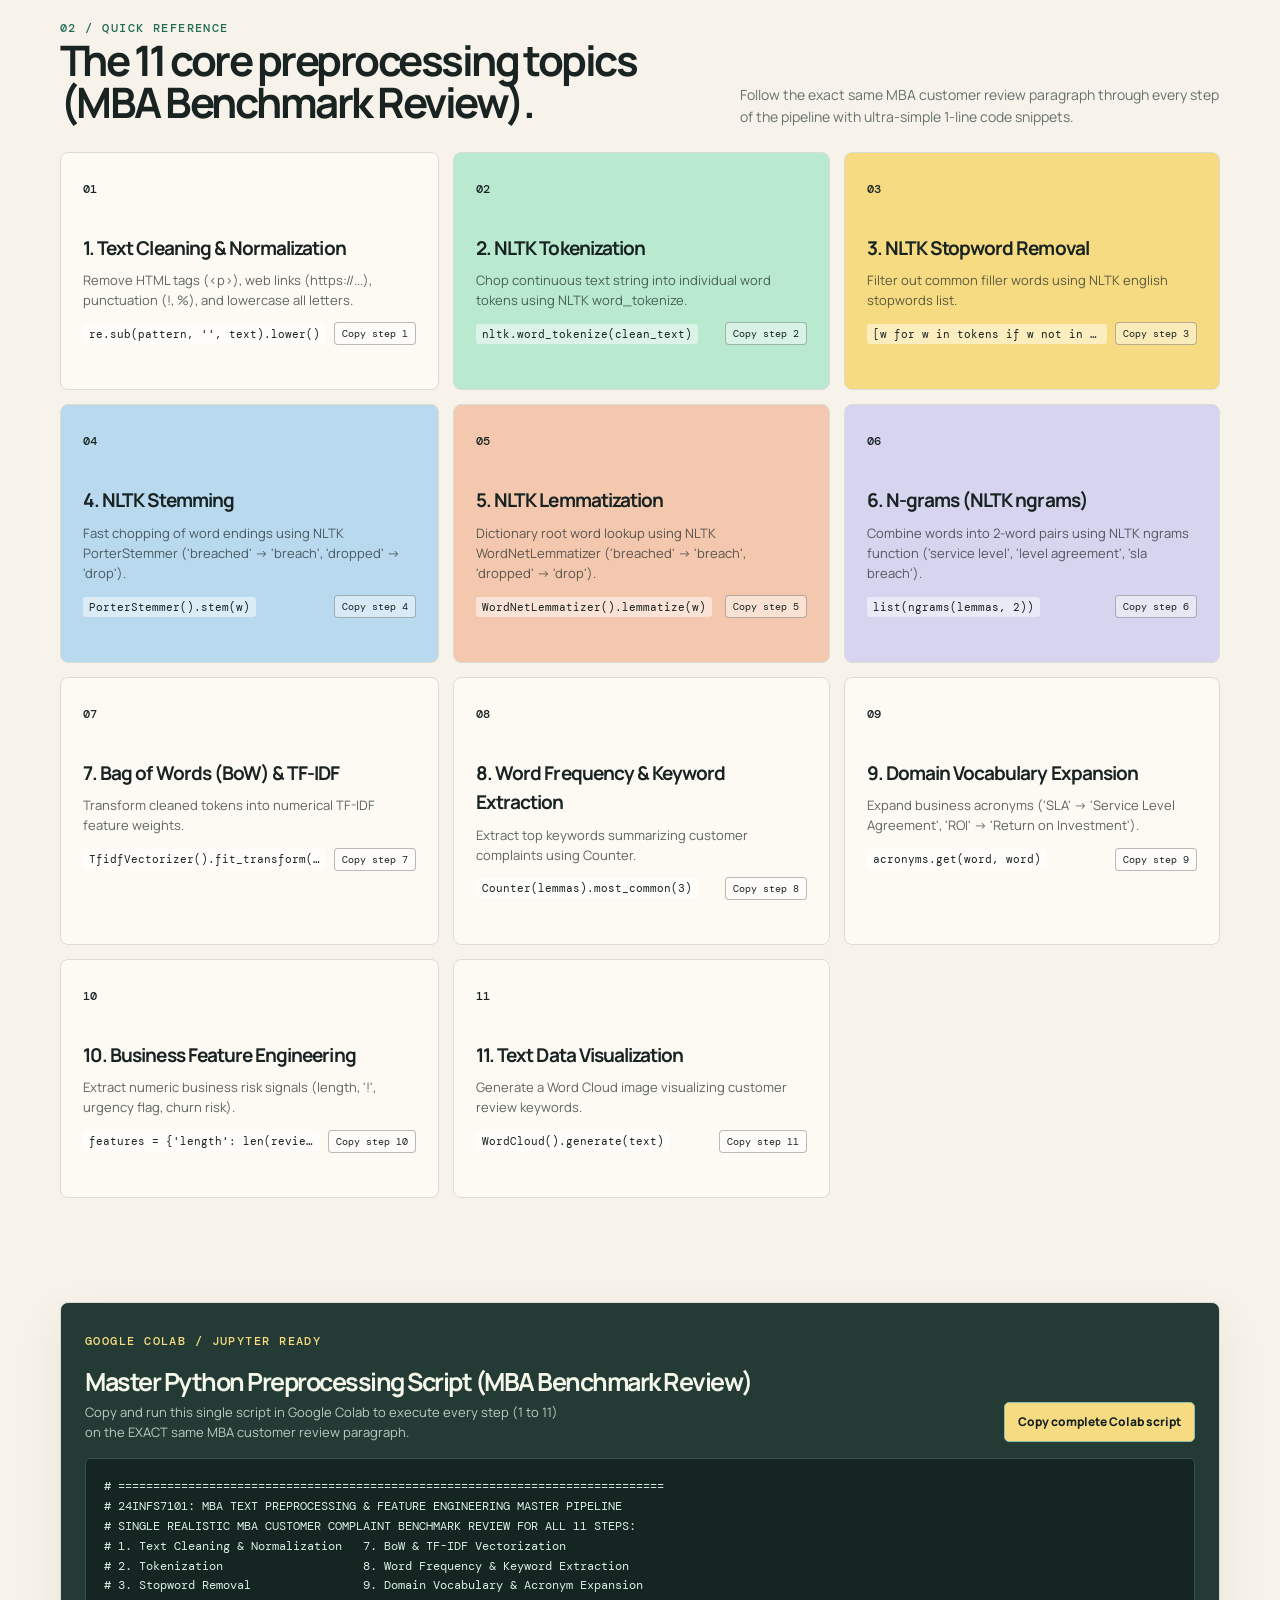
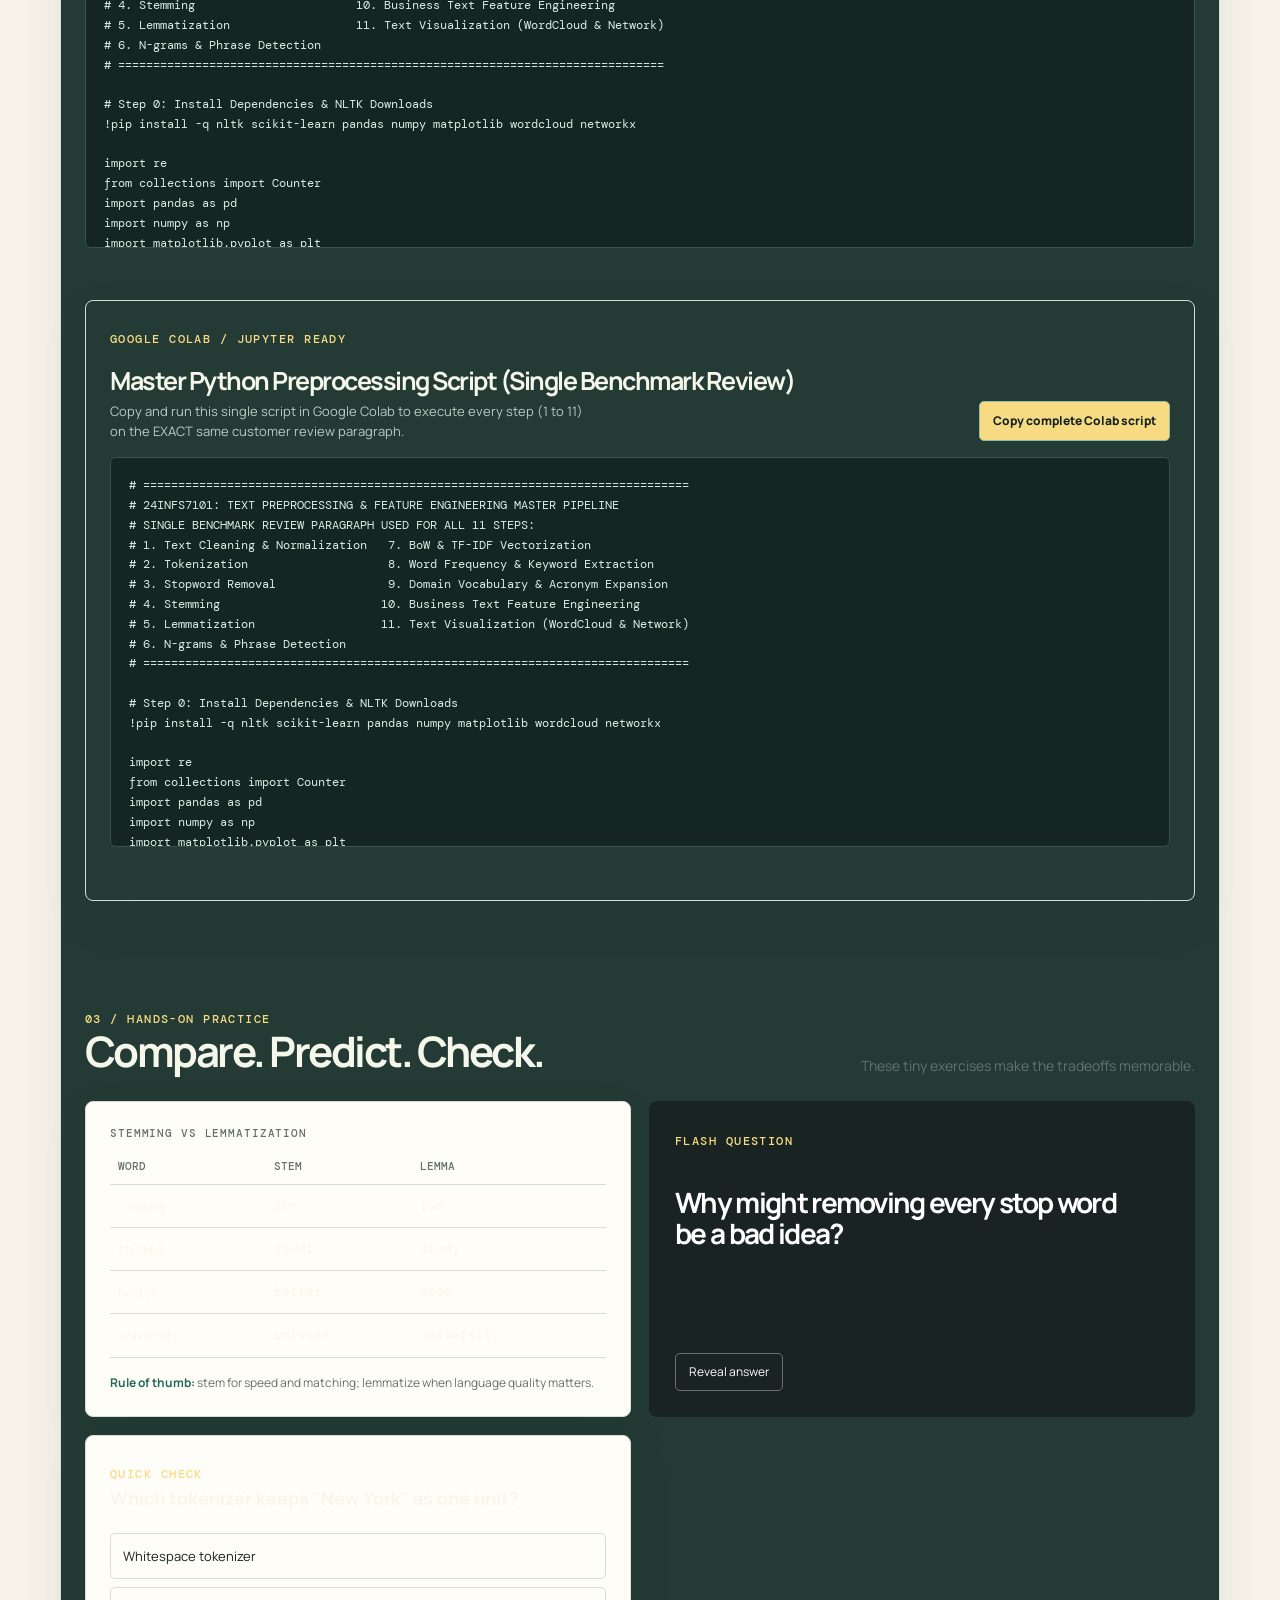
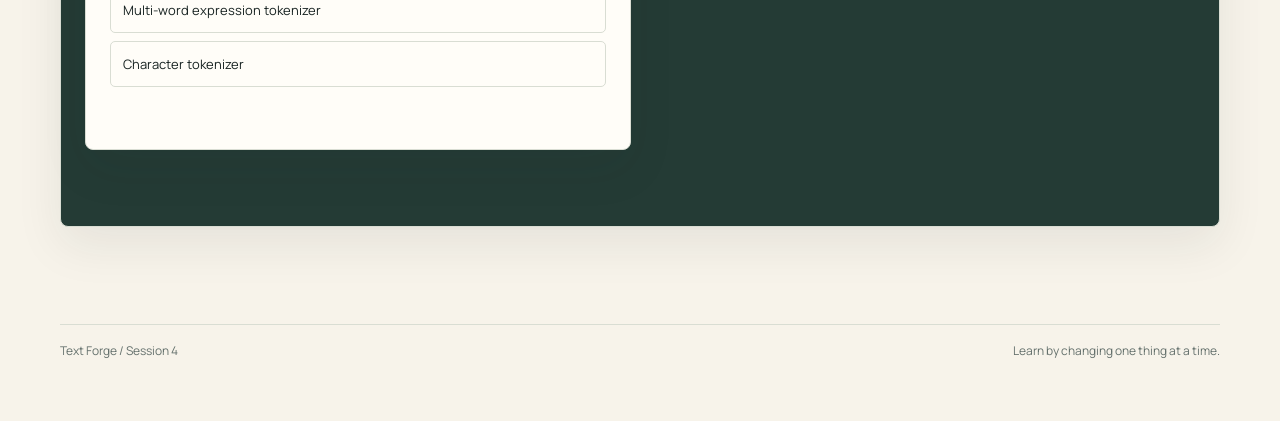
<file: PREPROCESSING & FEATURES lab.html>
<!doctype html>
<html lang="en">

<head>
  <meta charset="utf-8">
  <meta name="viewport" content="width=device-width, initial-scale=1">
  <title>Text Forge | Session 4 NLP Lab</title>
  <style>
    @import url('https://fonts.googleapis.com/css2?family=DM+Mono:wght@400;500&family=Manrope:wght@400;500;600;700;800&display=swap');

    :root {
      --ink: #182322;
      --muted: #65716d;
      --paper: #f7f3ea;
      --panel: #fffdf8;
      --line: #d9ddd3;
      --mint: #b9ead0;
      --green: #216b57;
      --orange: #e98249;
      --yellow: #f6db82;
      --blue: #b9d9ef;
      --shadow: 0 18px 48px rgba(24, 35, 34, .08);
    }

    * {
      box-sizing: border-box;
    }

    html {
      scroll-behavior: smooth;
    }

    body {
      margin: 0;
      color: var(--ink);
      background: var(--paper);
      font-family: Manrope, sans-serif;
      line-height: 1.55;
    }

    body::before {
      content: "";
      position: fixed;
      inset: 0;
      pointer-events: none;
      opacity: .34;
      background-image: linear-gradient(rgba(33, 107, 87, .035) 1px, transparent 1px), linear-gradient(90deg, rgba(33, 107, 87, .035) 1px, transparent 1px);
      background-size: 28px 28px;
      mask-image: linear-gradient(to bottom, black, transparent 82%);
    }

    a {
      color: inherit;
    }

    button,
    textarea,
    select {
      font: inherit;
    }

    button {
      cursor: pointer;
    }

    .wrap {
      width: min(1160px, calc(100% - 40px));
      margin: auto;
    }

    header {
      padding: 24px 0 72px;
      position: relative;
      overflow: hidden;
    }

    nav {
      display: flex;
      justify-content: space-between;
      align-items: center;
      gap: 20px;
    }

    .brand {
      display: flex;
      align-items: center;
      gap: 10px;
      font-weight: 800;
      letter-spacing: -.04em;
    }

    .brand-mark {
      width: 30px;
      height: 30px;
      display: grid;
      place-items: center;
      background: var(--orange);
      color: white;
      border-radius: 8px;
      font: 500 15px 'DM Mono', monospace;
      transform: rotate(-7deg);
    }

    .nav-links {
      display: flex;
      gap: 24px;
      color: var(--muted);
      font-size: 13px;
      font-weight: 700;
    }

    .nav-links a {
      text-decoration: none;
    }

    .nav-links a:hover {
      color: var(--green);
    }

    .hero {
      display: grid;
      grid-template-columns: 1.2fr .8fr;
      gap: 80px;
      align-items: end;
      padding-top: 90px;
    }

    .eyebrow {
      color: var(--green);
      font: 500 12px 'DM Mono', monospace;
      text-transform: uppercase;
      letter-spacing: .12em;
    }

    h1,
    h2,
    h3,
    p {
      margin-top: 0;
    }

    h1 {
      max-width: 700px;
      margin: 15px 0 22px;
      font-size: clamp(42px, 7vw, 82px);
      line-height: .98;
      letter-spacing: -.075em;
    }

    .hero-copy {
      max-width: 530px;
      font-size: 18px;
      color: var(--muted);
    }

    .hero-note {
      border-top: 1px solid var(--ink);
      padding-top: 14px;
      font-size: 13px;
      color: var(--muted);
    }

    .hero-note strong {
      display: block;
      color: var(--ink);
      font-size: 24px;
      letter-spacing: -.05em;
    }

    .pill {
      display: inline-flex;
      align-items: center;
      gap: 8px;
      padding: 7px 11px;
      border: 1px solid var(--line);
      border-radius: 99px;
      background: rgba(255, 253, 248, .6);
      color: var(--muted);
      font-size: 12px;
      font-weight: 700;
    }

    .dot {
      width: 7px;
      height: 7px;
      border-radius: 50%;
      background: var(--orange);
    }

    .section {
      padding: 52px 0;
    }

    .section-heading {
      display: flex;
      align-items: end;
      justify-content: space-between;
      gap: 20px;
      margin-bottom: 24px;
    }

    h2 {
      margin-bottom: 5px;
      font-size: clamp(27px, 4vw, 42px);
      line-height: 1;
      letter-spacing: -.06em;
    }

    .section-heading p {
      margin: 0;
      max-width: 480px;
      color: var(--muted);
      font-size: 14px;
    }

    .pipeline {
      display: grid;
      grid-template-columns: repeat(6, 1fr);
      border-top: 1px solid var(--ink);
      border-bottom: 1px solid var(--ink);
    }

    .stage {
      position: relative;
      min-height: 150px;
      padding: 18px 15px;
      border-right: 1px solid var(--line);
    }

    .stage:last-child {
      border: 0;
    }

    .stage-number {
      font: 500 12px 'DM Mono', monospace;
      color: var(--orange);
    }

    .stage h3 {
      margin: 35px 0 4px;
      font-size: 15px;
      letter-spacing: -.03em;
    }

    .stage p {
      margin: 0;
      color: var(--muted);
      font-size: 12px;
      line-height: 1.4;
    }

    .stage::after {
      content: "->";
      position: absolute;
      right: -12px;
      top: 58px;
      z-index: 1;
      color: var(--green);
      background: var(--paper);
      padding: 2px;
      font: 500 16px 'DM Mono', monospace;
    }

    .stage:last-child::after {
      display: none;
    }

    .lab-shell {
      display: grid;
      grid-template-columns: .85fr 1.15fr;
      gap: 18px;
    }

    .panel {
      background: var(--panel);
      border: 1px solid var(--line);
      border-radius: 8px;
      box-shadow: var(--shadow);
    }

    .editor,
    .output {
      padding: 24px;
    }

    label {
      display: block;
      margin-bottom: 8px;
      color: var(--muted);
      font: 500 11px 'DM Mono', monospace;
      text-transform: uppercase;
      letter-spacing: .08em;
    }

    textarea {
      width: 100%;
      min-height: 210px;
      resize: vertical;
      border: 1px solid var(--line);
      border-radius: 6px;
      padding: 14px;
      background: #fbfaf5;
      color: var(--ink);
      outline: none;
      font: 14px/1.65 'DM Mono', monospace;
    }

    textarea:focus {
      border-color: var(--green);
      box-shadow: 0 0 0 3px rgba(33, 107, 87, .12);
    }

    .preset-row {
      display: flex;
      flex-wrap: wrap;
      gap: 7px;
      margin: 12px 0 20px;
    }

    .preset,
    .reset-btn {
      border: 1px solid var(--line);
      border-radius: 5px;
      padding: 7px 9px;
      background: transparent;
      color: var(--muted);
      font-size: 11px;
      font-weight: 700;
    }

    .preset:hover,
    .reset-btn:hover {
      color: var(--green);
      border-color: var(--green);
    }

    .control-grid {
      display: grid;
      grid-template-columns: 1fr 1fr;
      gap: 10px;
    }

    .control {
      display: flex;
      align-items: center;
      justify-content: space-between;
      gap: 8px;
      border: 1px solid var(--line);
      border-radius: 6px;
      padding: 10px;
      font-size: 12px;
    }

    .control label {
      margin: 0;
      color: var(--ink);
      font: 600 12px Manrope, sans-serif;
      text-transform: none;
      letter-spacing: 0;
    }

    input[type="checkbox"] {
      accent-color: var(--green);
      width: 17px;
      height: 17px;
    }

    .output-top {
      display: flex;
      justify-content: space-between;
      align-items: center;
      gap: 12px;
      margin-bottom: 20px;
    }

    .output-top h3 {
      margin: 0;
      font-size: 16px;
    }

    .counter {
      color: var(--muted);
      font: 12px 'DM Mono', monospace;
    }

    .output-box {
      min-height: 210px;
      padding: 18px;
      border-radius: 6px;
      background: #20322f;
      color: #eff9ee;
      font: 14px/1.9 'DM Mono', monospace;
    }

    .token {
      display: inline-block;
      margin: 3px 4px 3px 0;
      padding: 2px 7px;
      border: 1px solid rgba(185, 234, 208, .3);
      border-radius: 4px;
      background: rgba(185, 234, 208, .1);
    }

    .token.removed {
      color: #8aa19a;
      text-decoration: line-through;
      border-color: rgba(233, 130, 73, .3);
      background: rgba(233, 130, 73, .08);
    }

    .empty {
      color: #8aa19a;
    }

    .explain {
      margin: 16px 0 0;
      color: var(--muted);
      font-size: 12px;
    }

    .explain strong {
      color: var(--green);
    }

    .topic-grid {
      display: grid;
      grid-template-columns: repeat(3, 1fr);
      gap: 14px;
    }

    .topic {
      padding: 22px;
      min-height: 205px;
      border: 1px solid var(--line);
      border-radius: 8px;
      background: rgba(255, 253, 248, .72);
    }

    .topic:nth-child(2) {
      background: var(--mint);
    }

    .topic:nth-child(3) {
      background: var(--yellow);
    }

    .topic:nth-child(4) {
      background: var(--blue);
    }

    .topic:nth-child(5) {
      background: #f4c8af;
    }

    .topic:nth-child(6) {
      background: #d6d4ee;
    }

    .topic-number {
      font: 500 12px 'DM Mono', monospace;
    }

    .topic h3 {
      margin: 34px 0 7px;
      font-size: 19px;
      letter-spacing: -.05em;
    }

    .topic p {
      margin-bottom: 12px;
      color: rgba(24, 35, 34, .7);
      font-size: 13px;
    }

    .topic-code {
      display: flex;
      align-items: center;
      justify-content: space-between;
      gap: 8px;
    }

    .code {
      display: inline-block;
      min-width: 0;
      padding: 3px 6px;
      border-radius: 3px;
      background: rgba(255, 255, 255, .48);
      font: 11px 'DM Mono', monospace;
      overflow: hidden;
      text-overflow: ellipsis;
      white-space: nowrap;
    }

    .topic-copy {
      flex: 0 0 auto;
      border: 1px solid rgba(24, 35, 34, .3);
      border-radius: 4px;
      padding: 4px 7px;
      background: rgba(255, 255, 255, .45);
      color: var(--ink);
      font: 10px 'DM Mono', monospace;
    }

    .topic-copy:hover {
      border-color: var(--green);
      background: rgba(255, 255, 255, .8);
    }

    .topic-status {
      min-height: 16px;
      margin: 6px 0 0;
      color: var(--green);
      font: 10px 'DM Mono', monospace;
    }

    .practice-grid {
      display: grid;
      grid-template-columns: 1fr 1fr;
      gap: 18px;
    }

    .compare-table {
      width: 100%;
      border-collapse: collapse;
      font-size: 13px;
    }

    .compare-table th,
    .compare-table td {
      padding: 11px 8px;
      border-bottom: 1px solid var(--line);
      text-align: left;
    }

    .compare-table th {
      color: var(--muted);
      font: 500 11px 'DM Mono', monospace;
      text-transform: uppercase;
    }

    .compare-table td:not(:first-child) {
      font-family: 'DM Mono', monospace;
    }

    .flashcard {
      min-height: 278px;
      padding: 26px;
      display: flex;
      flex-direction: column;
      justify-content: space-between;
      background: var(--ink);
      color: white;
      border-radius: 8px;
    }

    .flashcard .eyebrow {
      color: var(--yellow);
    }

    .flashcard h3 {
      max-width: 460px;
      margin: 35px 0 18px;
      font-size: 28px;
      line-height: 1.1;
      letter-spacing: -.06em;
    }

    .answer {
      display: none;
      padding: 12px;
      border-left: 2px solid var(--yellow);
      color: #d9eee2;
      font-size: 13px;
    }

    .answer.visible {
      display: block;
    }

    .flash-btn {
      width: fit-content;
      border: 1px solid rgba(255, 255, 255, .35);
      border-radius: 5px;
      padding: 9px 13px;
      background: transparent;
      color: white;
      font-size: 12px;
    }

    .flash-btn:hover {
      border-color: var(--yellow);
      color: var(--yellow);
    }

    .quiz {
      padding: 24px;
    }

    .quiz h3 {
      margin-bottom: 20px;
      font-size: 18px;
    }

    .quiz-option {
      display: block;
      width: 100%;
      margin: 8px 0;
      padding: 12px;
      border: 1px solid var(--line);
      border-radius: 5px;
      background: transparent;
      text-align: left;
      color: var(--ink);
      font-size: 13px;
    }

    .quiz-option:hover {
      border-color: var(--green);
    }

    .quiz-option.correct {
      border-color: var(--green);
      background: var(--mint);
    }

    .quiz-option.wrong {
      border-color: var(--orange);
      background: #f4c8af;
    }

    .quiz-feedback {
      min-height: 24px;
      margin-top: 14px;
      font-size: 13px;
      color: var(--green);
    }

    .colab-card {
      grid-column: 1 / -1;
      padding: 24px;
      background: #243b35;
      color: #f4f7e9;
    }

    .colab-card .eyebrow {
      color: var(--yellow);
    }

    .colab-head {
      display: flex;
      justify-content: space-between;
      align-items: end;
      gap: 18px;
      margin-bottom: 16px;
    }

    .colab-head h3 {
      margin: 12px 0 0;
      font-size: 25px;
      letter-spacing: -.06em;
    }

    .colab-head p {
      max-width: 490px;
      margin: 0;
      color: #b9cbc2;
      font-size: 13px;
    }

    .copy-btn {
      flex: 0 0 auto;
      border: 1px solid #91bea9;
      border-radius: 5px;
      padding: 10px 13px;
      background: var(--yellow);
      color: var(--ink);
      font-size: 12px;
      font-weight: 800;
    }

    .copy-btn:hover {
      background: #fff1ae;
    }

    .colab-code {
      overflow: auto;
      max-height: 390px;
      margin: 0;
      padding: 18px;
      border: 1px solid rgba(185, 234, 208, .22);
      border-radius: 6px;
      background: #142522;
      color: #d9eee2;
      font: 12px/1.65 'DM Mono', monospace;
      white-space: pre;
    }

    .copy-status {
      min-height: 20px;
      margin: 9px 0 0;
      color: var(--yellow);
      font: 11px 'DM Mono', monospace;
    }

    footer {
      padding: 45px 0 60px;
      color: var(--muted);
      font-size: 12px;
    }

    footer .footer-line {
      display: flex;
      justify-content: space-between;
      gap: 15px;
      border-top: 1px solid var(--line);
      padding-top: 17px;
    }

    @media (max-width: 820px) {

      .hero,
      .lab-shell,
      .practice-grid {
        grid-template-columns: 1fr;
        gap: 28px;
      }

      .pipeline {
        grid-template-columns: repeat(3, 1fr);
      }

      .stage:nth-child(3) {
        border-right: 0;
      }

      .stage:nth-child(3)::after,
      .stage:nth-child(6)::after {
        display: none;
      }

      .stage:nth-child(4),
      .stage:nth-child(5),
      .stage:nth-child(6) {
        border-top: 1px solid var(--line);
      }

      .topic-grid {
        grid-template-columns: repeat(2, 1fr);
      }
    }

    @media (max-width: 540px) {
      .wrap {
        width: min(100% - 28px, 1160px);
      }

      header {
        padding-bottom: 45px;
      }

      nav {
        align-items: flex-start;
      }

      .nav-links {
        display: none;
      }

      .hero {
        padding-top: 62px;
      }

      h1 {
        font-size: 51px;
      }

      .pipeline,
      .topic-grid {
        grid-template-columns: 1fr;
      }

      .stage,
      .stage:nth-child(4),
      .stage:nth-child(5),
      .stage:nth-child(6) {
        min-height: 105px;
        border-right: 0;
        border-top: 1px solid var(--line);
      }

      .stage:first-child {
        border-top: 0;
      }

      .stage h3 {
        margin-top: 15px;
      }

      .stage::after {
        display: none;
      }

      .control-grid {
        grid-template-columns: 1fr;
      }

      .colab-head {
        display: block;
      }

      .copy-btn {
        margin-top: 16px;
      }

      .section {
        padding: 38px 0;
      }

      .section-heading {
        display: block;
      }

      .section-heading p {
        margin-top: 12px;
      }
    }
  </style>
</head>

<body>
  <header>
    <div class="wrap">
      <nav>
        <div class="brand"><span class="brand-mark">TF</span> <a href="index.html"
            style="text-decoration: none; color: inherit;">Text Forge</a></div>
        <div class="nav-links">
          <a href="index.html">Course dashboard</a>
          <a href="business-text-sources.html">Text sources</a>
          <a href="PREPROCESSING%20%26%20FEATURES%20lab.html">Preprocessing lab</a>
          <a href="#lab">Live lab</a>
          <a href="#topics">Topics</a>
          <a href="#practice">Practice</a>
        </div>
      </nav>
      <div class="hero">
        <div>
          <span class="pill"><span class="dot"></span> Session 04 / NLP foundations</span>
          <h1>Turn messy text into useful signals.</h1>
          <p class="hero-copy">A hands-on field guide to cleaning and preprocessing language. Change the input, flip the
            switches, and watch every decision happen in real time.</p>
        </div>
        <div class="hero-note"><strong>11 concepts</strong>One playground, quick references, and small challenges for
          learning by doing.</div>
      </div>
    </div>
  </header>

  <main class="wrap">
    <section class="section" aria-labelledby="map-title">
      <div class="section-heading">
        <div><span class="eyebrow">The mental model</span>
          <h2 id="map-title">A text pipeline, one choice at a time.</h2>
        </div>
        <p>There is no universal perfect pipeline. Keep the information your task needs, and remove only the noise that
          gets in its way.</p>
      </div>
      <div class="pipeline">
        <div class="stage"><span class="stage-number">01</span>
          <h3>Cleaning</h3>
          <p>Strip markup, URLs, emails, and noise.</p>
        </div>
        <div class="stage"><span class="stage-number">02</span>
          <h3>Normalization</h3>
          <p>Make variants comparable.</p>
        </div>
        <div class="stage"><span class="stage-number">03</span>
          <h3>Tokenization</h3>
          <p>Split text into useful units.</p>
        </div>
        <div class="stage"><span class="stage-number">04</span>
          <h3>Stop words</h3>
          <p>Remove common low-signal words.</p>
        </div>
        <div class="stage"><span class="stage-number">05</span>
          <h3>Stemming</h3>
          <p>Reduce words with fast rules.</p>
        </div>
        <div class="stage"><span class="stage-number">06</span>
          <h3>Lemmatization</h3>
          <p>Find dictionary base forms.</p>
        </div>
      </div>
    </section>

    <section class="section" id="lab" aria-labelledby="lab-title">
      <div class="section-heading">
        <div><span class="eyebrow">01 / Interactive lab</span>
          <h2 id="lab-title">Run the pipeline.</h2>
        </div>
        <p>Start with a noisy review, message, or support ticket. Every toggle is intentionally simple so you can
          isolate cause and effect.</p>
      </div>
      <div class="lab-shell">
        <div class="panel editor">
          <label for="source-text">Your raw text</label>
          <textarea
            id="source-text">&lt;p&gt;URGENT: Our Service Level Agreement (SLA) was breached due to late product delivery! Visit https://help.company.com for support. Customer Return on Investment (ROI) dropped by 20%. I demand an immediate refund or our company will churn NOW!!!&lt;/p&gt;</textarea>
          <div class="preset-row"><button class="preset"
              data-text="&lt;p&gt;URGENT: Our Service Level Agreement (SLA) was breached due to late product delivery! Visit https://help.company.com for support. Customer Return on Investment (ROI) dropped by 20%. I demand an immediate refund or our company will churn NOW!!!&lt;/p&gt;">MBA
              Customer Complaint Benchmark</button></div>
          <div class="control-grid">
            <div class="control"><label for="clean">Clean noise</label><input id="clean" type="checkbox" checked></div>
            <div class="control"><label for="normalize">Normalize case</label><input id="normalize" type="checkbox"
                checked></div>
            <div class="control"><label for="stopwords">Remove stop words</label><input id="stopwords" type="checkbox">
            </div>
            <div class="control"><label for="punctuation">Drop punctuation</label><input id="punctuation"
                type="checkbox"></div>
          </div>
        </div>
        <div class="panel output">
          <div class="output-top">
            <h3>Token stream</h3><span class="counter" id="token-count">0 tokens</span>
          </div>
          <div class="output-box" id="output" aria-live="polite"></div>
          <p class="explain" id="explain"></p>
        </div>
      </div>
    </section>

    <section class="section" id="topics" aria-labelledby="topics-title">
      <div class="section-heading">
        <div><span class="eyebrow">02 / Quick reference</span>
          <h2 id="topics-title">The 11 core preprocessing topics (MBA Benchmark Review).</h2>
        </div>
        <p>Follow the exact same MBA customer review paragraph through every step of the pipeline with ultra-simple
          1-line code snippets.</p>
      </div>
      <div class="topic-grid">
        <article class="topic"><span class="topic-number">01</span>
          <h3>1. Text Cleaning & Normalization</h3>
          <p>Remove HTML tags (&lt;p&gt;), web links (https://...), punctuation (!, %), and lowercase all letters.</p>
          <div class="topic-code"><span class="code">re.sub(pattern, '', text).lower()</span><button class="topic-copy"
              data-copy="import re&#10;review = '&lt;p&gt;URGENT: Our Service Level Agreement (SLA) was breached due to late product delivery! Visit https://help.company.com for support. Customer Return on Investment (ROI) dropped by 20%. I demand an immediate refund or our company will churn NOW!!!&lt;/p&gt;'&#10;clean_text = re.sub(r'&lt;[^&gt;]+&gt;|https?://\S+|[^a-zA-Z\s]', ' ', review).lower().strip()&#10;print('Cleaned Text:\n', clean_text)">Copy
              step 1</button></div>
          <div class="topic-status" aria-live="polite"></div>
        </article>

        <article class="topic"><span class="topic-number">02</span>
          <h3>2. NLTK Tokenization</h3>
          <p>Chop continuous text string into individual word tokens using NLTK word_tokenize.</p>
          <div class="topic-code"><span class="code">nltk.word_tokenize(clean_text)</span><button class="topic-copy"
              data-copy="import nltk&#10;from nltk.tokenize import word_tokenize&#10;nltk.download('punkt', quiet=True)&#10;clean_text = 'urgent our service level agreement sla was breached due to late product delivery visit for support customer return on investment roi dropped by 20 i demand an immediate refund or our company will churn now'&#10;tokens = word_tokenize(clean_text)&#10;print('NLTK Tokens:\n', tokens)">Copy
              step 2</button></div>
          <div class="topic-status" aria-live="polite"></div>
        </article>

        <article class="topic"><span class="topic-number">03</span>
          <h3>3. NLTK Stopword Removal</h3>
          <p>Filter out common filler words using NLTK english stopwords list.</p>
          <div class="topic-code"><span class="code">[w for w in tokens if w not in stop]</span><button
              class="topic-copy"
              data-copy="import nltk&#10;from nltk.corpus import stopwords&#10;nltk.download('stopwords', quiet=True)&#10;tokens = ['urgent', 'our', 'service', 'level', 'agreement', 'sla', 'was', 'breached', 'due', 'to', 'late', 'product', 'delivery', 'visit', 'for', 'support', 'customer', 'return', 'on', 'investment', 'roi', 'dropped', 'by', '20', 'i', 'demand', 'an', 'immediate', 'refund', 'or', 'our', 'company', 'will', 'churn', 'now']&#10;stop_words = set(stopwords.words('english'))&#10;filtered = [w for w in tokens if w not in stop_words]&#10;print('Filtered Tokens:\n', filtered)">Copy
              step 3</button></div>
          <div class="topic-status" aria-live="polite"></div>
        </article>

        <article class="topic"><span class="topic-number">04</span>
          <h3>4. NLTK Stemming</h3>
          <p>Fast chopping of word endings using NLTK PorterStemmer ('breached' -> 'breach', 'dropped' -> 'drop').</p>
          <div class="topic-code"><span class="code">PorterStemmer().stem(w)</span><button class="topic-copy"
              data-copy="from nltk.stem import PorterStemmer&#10;filtered = ['urgent', 'service', 'level', 'agreement', 'sla', 'breached', 'late', 'product', 'delivery', 'customer', 'return', 'investment', 'roi', 'dropped', 'demand', 'immediate', 'refund', 'company', 'churn']&#10;stemmer = PorterStemmer()&#10;stemmed = [stemmer.stem(w) for w in filtered]&#10;print('Stemmed Tokens:\n', stemmed)">Copy
              step 4</button></div>
          <div class="topic-status" aria-live="polite"></div>
        </article>

        <article class="topic"><span class="topic-number">05</span>
          <h3>5. NLTK Lemmatization</h3>
          <p>Dictionary root word lookup using NLTK WordNetLemmatizer ('breached' -> 'breach', 'dropped' -> 'drop').</p>
          <div class="topic-code"><span class="code">WordNetLemmatizer().lemmatize(w)</span><button class="topic-copy"
              data-copy="import nltk&#10;from nltk.stem import WordNetLemmatizer&#10;nltk.download('wordnet', quiet=True)&#10;filtered = ['urgent', 'service', 'level', 'agreement', 'sla', 'breached', 'late', 'product', 'delivery', 'customer', 'return', 'investment', 'roi', 'dropped', 'demand', 'immediate', 'refund', 'company', 'churn']&#10;lemmatizer = WordNetLemmatizer()&#10;lemmas = [lemmatizer.lemmatize(w, pos='v') for w in filtered]&#10;print('Lemmatized Tokens:\n', lemmas)">Copy
              step 5</button></div>
          <div class="topic-status" aria-live="polite"></div>
        </article>

        <article class="topic"><span class="topic-number">06</span>
          <h3>6. N-grams (NLTK ngrams)</h3>
          <p>Combine words into 2-word pairs using NLTK ngrams function ('service level', 'level agreement', 'sla
            breach').</p>
          <div class="topic-code"><span class="code">list(ngrams(lemmas, 2))</span><button class="topic-copy"
              data-copy="from nltk.util import ngrams&#10;lemmas = ['urgent', 'service', 'level', 'agreement', 'sla', 'breach', 'late', 'product', 'delivery', 'customer', 'return', 'investment', 'roi', 'drop', 'demand', 'immediate', 'refund', 'company', 'churn']&#10;bigrams = list(ngrams(lemmas, 2))&#10;print('NLTK Bigrams:\n', bigrams)">Copy
              step 6</button></div>
          <div class="topic-status" aria-live="polite"></div>
        </article>

        <article class="topic"><span class="topic-number">07</span>
          <h3>7. Bag of Words (BoW) & TF-IDF</h3>
          <p>Transform cleaned tokens into numerical TF-IDF feature weights.</p>
          <div class="topic-code"><span class="code">TfidfVectorizer().fit_transform(text)</span><button
              class="topic-copy"
              data-copy="from sklearn.feature_extraction.text import TfidfVectorizer&#10;doc = 'urgent service level agreement sla breach late product delivery customer return investment roi drop demand immediate refund company churn'&#10;vectorizer = TfidfVectorizer()&#10;tfidf_matrix = vectorizer.fit_transform([doc])&#10;print('TF-IDF Vocabulary Features:\n', vectorizer.get_feature_names_out())">Copy
              step 7</button></div>
          <div class="topic-status" aria-live="polite"></div>
        </article>

        <article class="topic"><span class="topic-number">08</span>
          <h3>8. Word Frequency & Keyword Extraction</h3>
          <p>Extract top keywords summarizing customer complaints using Counter.</p>
          <div class="topic-code"><span class="code">Counter(lemmas).most_common(3)</span><button class="topic-copy"
              data-copy="from collections import Counter&#10;lemmas = ['urgent', 'service', 'level', 'agreement', 'sla', 'breach', 'late', 'product', 'delivery', 'customer', 'return', 'investment', 'roi', 'drop', 'demand', 'immediate', 'refund', 'company', 'churn']&#10;word_counts = Counter(lemmas)&#10;print('Top 3 Frequent Keywords:\n', word_counts.most_common(3))">Copy
              step 8</button></div>
          <div class="topic-status" aria-live="polite"></div>
        </article>

        <article class="topic"><span class="topic-number">09</span>
          <h3>9. Domain Vocabulary Expansion</h3>
          <p>Expand business acronyms ('SLA' -> 'Service Level Agreement', 'ROI' -> 'Return on Investment').</p>
          <div class="topic-code"><span class="code">acronyms.get(word, word)</span><button class="topic-copy"
              data-copy="lemmas = ['urgent', 'sla', 'breach', 'late', 'delivery', 'roi', 'drop', 'refund', 'churn']&#10;acronyms = {'sla': 'service level agreement', 'roi': 'return on investment'}&#10;expanded = [acronyms.get(w, w) for w in lemmas]&#10;print('Expanded Business Tokens:\n', expanded)">Copy
              step 9</button></div>
          <div class="topic-status" aria-live="polite"></div>
        </article>

        <article class="topic"><span class="topic-number">10</span>
          <h3>10. Business Feature Engineering</h3>
          <p>Extract numeric business risk signals (length, '!', urgency flag, churn risk).</p>
          <div class="topic-code"><span class="code">features = {'length': len(review), ...}</span><button
              class="topic-copy"
              data-copy="review = 'URGENT: Our Service Level Agreement (SLA) was breached due to late product delivery! Customer Return on Investment (ROI) dropped by 20%. I demand an immediate refund or our company will churn NOW!!!'&#10;features = {'length': len(review), 'exclamations': review.count('!'), 'is_urgent': 1 if 'URGENT' in review else 0, 'churn_risk': 1 if 'churn' in review.lower() else 0}&#10;print('Engineered Business Features:\n', features)">Copy
              step 10</button></div>
          <div class="topic-status" aria-live="polite"></div>
        </article>

        <article class="topic"><span class="topic-number">11</span>
          <h3>11. Text Data Visualization</h3>
          <p>Generate a Word Cloud image visualizing customer review keywords.</p>
          <div class="topic-code"><span class="code">WordCloud().generate(text)</span><button class="topic-copy"
              data-copy="from wordcloud import WordCloud&#10;lemmas = ['urgent', 'service', 'level', 'agreement', 'sla', 'breach', 'late', 'product', 'delivery', 'customer', 'return', 'investment', 'roi', 'drop', 'demand', 'immediate', 'refund', 'company', 'churn']&#10;text_for_cloud = ' '.join(lemmas)&#10;wc = WordCloud(width=400, height=200, background_color='white').generate(text_for_cloud)&#10;print('WordCloud Input Text:\n', text_for_cloud)&#10;print('Top Visualized Words:\n', list(wc.words_.keys())[:5])">Copy
              step 11</button></div>
          <div class="topic-status" aria-live="polite"></div>
        </article>
      </div>
    </section>

    <!-- Complete Google Colab Master Script Card -->
    <section class="section" id="colab-master">
      <div class="colab-card panel">
        <div class="colab-head">
          <div>
            <span class="eyebrow">Google Colab / Jupyter Ready</span>
            <h3>Master Python Preprocessing Script (MBA Benchmark Review)</h3>
            <p>Copy and run this single script in Google Colab to execute every step (1 to 11) on the EXACT same MBA
              customer review paragraph.</p>
          </div>
          <button class="copy-btn" id="copy-colab-btn">Copy complete Colab script</button>
        </div>
        <pre class="colab-code" id="colab-code"># ==============================================================================
# 24INFS7101: MBA TEXT PREPROCESSING & FEATURE ENGINEERING MASTER PIPELINE
# SINGLE REALISTIC MBA CUSTOMER COMPLAINT BENCHMARK REVIEW FOR ALL 11 STEPS:
# 1. Text Cleaning & Normalization   7. BoW & TF-IDF Vectorization
# 2. Tokenization                    8. Word Frequency & Keyword Extraction
# 3. Stopword Removal                9. Domain Vocabulary & Acronym Expansion
# 4. Stemming                       10. Business Text Feature Engineering
# 5. Lemmatization                  11. Text Visualization (WordCloud & Network)
# 6. N-grams & Phrase Detection
# ==============================================================================

# Step 0: Install Dependencies & NLTK Downloads
!pip install -q nltk scikit-learn pandas numpy matplotlib wordcloud networkx

import re
from collections import Counter
import pandas as pd
import numpy as np
import matplotlib.pyplot as plt

import nltk
nltk.download('punkt', quiet=True)
nltk.download('punkt_tab', quiet=True)
nltk.download('stopwords', quiet=True)
nltk.download('wordnet', quiet=True)
nltk.download('averaged_perceptron_tagger', quiet=True)
nltk.download('averaged_perceptron_tagger_eng', quiet=True)

from nltk.tokenize import word_tokenize, sent_tokenize
from nltk.corpus import stopwords, wordnet
from nltk.stem import PorterStemmer, WordNetLemmatizer
from nltk.util import ngrams
from sklearn.feature_extraction.text import CountVectorizer, TfidfVectorizer
from wordcloud import WordCloud
import networkx as nx

# OUR REALISTIC MBA BENCHMARK CUSTOMER REVIEW PARAGRAPH
SINGLE_RAW_REVIEW = "&lt;p&gt;URGENT: Our Service Level Agreement (SLA) was breached due to late product delivery! Visit https://help.company.com for support. Customer Return on Investment (ROI) dropped by 20%. I demand an immediate refund or our company will churn NOW!!!&lt;/p&gt;"

print("=== RAW INPUT MBA REVIEW ===")
print(SINGLE_RAW_REVIEW)

print("\n--- 1. TEXT CLEANING & NORMALIZATION ---")
def clean_and_normalize(text):
    text = re.sub(r'&lt;[^&gt;]+&gt;', ' ', text)  # Strip HTML markup
    text = re.sub(r'https?://\S+|www\.\S+', ' ', text)  # Strip URLs
    text = re.sub(r'[^a-zA-Z0-9\s]', ' ', text)  # Replace punctuation with space
    return re.sub(r'\s+', ' ', text).lower().strip()  # Lowercase & normalize spaces

clean_review = clean_and_normalize(SINGLE_RAW_REVIEW)
print("Cleaned Review:\n", clean_review)

print("\n--- 2. TOKENIZATION ---")
word_tokens = word_tokenize(clean_review)
print("Word Tokens (Total", len(word_tokens), "):\n", word_tokens)

print("\n--- 3. STOPWORD REMOVAL ---")
english_stopwords = set(stopwords.words('english')) - {'not', 'no', 'never'}
custom_stopwords = english_stopwords.union({'visit', 'company', 'com', 'help', 'due'})
filtered_tokens = [w for w in word_tokens if w not in custom_stopwords]
print("Filtered Tokens (Total", len(filtered_tokens), "):\n", filtered_tokens)

print("\n--- 4. STEMMING (PORTER STEMMER) ---")
stemmer = PorterStemmer()
stemmed_tokens = [stemmer.stem(w) for w in filtered_tokens]
print("Stemmed Tokens:\n", stemmed_tokens)

print("\n--- 5. LEMMATIZATION (WORDNET POS-AWARE) ---")
lemmatizer = WordNetLemmatizer()
def get_wordnet_pos(word):
    tag = nltk.pos_tag([word])[0][1][0].upper()
    return {"J": wordnet.ADJ, "N": wordnet.NOUN, "V": wordnet.VERB, "R": wordnet.ADV}.get(tag, wordnet.NOUN)

lemmatized_tokens = [lemmatizer.lemmatize(w, get_wordnet_pos(w)) for w in filtered_tokens]
print("Lemmatized Tokens:\n", lemmatized_tokens)

print("\n--- 6. N-GRAMS & PHRASE DETECTION ---")
bigrams = list(ngrams(lemmatized_tokens, 2))
print("Bigrams:\n", bigrams[:5])

print("\n--- 7. BAG OF WORDS (BoW) & TF-IDF VECTORIZATION ---")
processed_doc = " ".join(lemmatized_tokens)
corpus = [processed_doc, "delivery was fast product quality is good excellent customer service"]

bow_vec = CountVectorizer()
bow_matrix = bow_vec.fit_transform([processed_doc])
bow_df = pd.DataFrame(bow_matrix.toarray(), columns=bow_vec.get_feature_names_out())
print("BoW Word Frequencies:\n", bow_df.T[bow_df.T[0] > 0])

tfidf_vec = TfidfVectorizer()
tfidf_matrix = tfidf_vec.fit_transform(corpus)
tfidf_df = pd.DataFrame(tfidf_matrix.toarray(), columns=tfidf_vec.get_feature_names_out())
print("\nTop TF-IDF Scores for MBA Review:\n", tfidf_df.iloc[0].sort_values(ascending=False).head(5))

print("\n--- 8. WORD FREQUENCY & KEYWORD EXTRACTION ---")
freq_dist = Counter(lemmatized_tokens)
print("Top Word Frequencies:", freq_dist.most_common(5))

print("\n--- 9. DOMAIN-SPECIFIC BUSINESS VOCABULARY ---")
BUSINESS_ACRONYMS = {"sla": "service level agreement", "roi": "return on investment"}
expanded_words = [BUSINESS_ACRONYMS.get(w, w) for w in clean_review.split()]
print("Acronym Expanded Review:\n", " ".join(expanded_words))

print("\n--- 10. FEATURE ENGINEERING FOR BUSINESS TEXT ---")
features = {
    'char_length': len(SINGLE_RAW_REVIEW),
    'word_count': len(word_tokens),
    'uppercase_ratio': round(sum(1 for c in SINGLE_RAW_REVIEW if c.isupper()) / len(SINGLE_RAW_REVIEW), 3),
    'exclamation_count': SINGLE_RAW_REVIEW.count('!'),
    'has_urgency_flag': 1 if any(w in SINGLE_RAW_REVIEW for w in ['URGENT', 'NOW', 'SLA']) else 0,
    'churn_risk_flag': 1 if 'churn' in clean_review or 'refund' in clean_review else 0
}
print("Tabular Feature Vector:\n", pd.Series(features))

print("\n--- 11. TEXT DATA VISUALIZATION ---")
# 11a. WordCloud
wc = WordCloud(width=800, height=400, background_color='black', colormap='Greens').generate(processed_doc)
plt.figure(figsize=(10, 4))
plt.imshow(wc, interpolation='bilinear')
plt.axis('off')
plt.title('MBA Customer Review WordCloud')
plt.show()

# 11b. Term Network
G = nx.Graph()
for i in range(len(lemmatized_tokens) - 1):
    G.add_edge(lemmatized_tokens[i], lemmatized_tokens[i+1])

plt.figure(figsize=(8, 5))
pos = nx.spring_layout(G, k=0.5)
nx.draw_networkx_nodes(G, pos, node_color='#216b57', node_size=1200)
nx.draw_networkx_labels(G, pos, font_color='white', font_weight='bold')
nx.draw_networkx_edges(G, pos, edge_color='#e98249', width=2)
plt.title('MBA Review Term Co-occurrence Network')
plt.axis('off')
plt.show()
print("Pipeline execution completed for MBA review!")</pre>

        <!-- Complete Google Colab Master Script Card -->
        <section class="section" id="colab-master">
          <div class="colab-card panel">
            <div class="colab-head">
              <div>
                <span class="eyebrow">Google Colab / Jupyter Ready</span>
                <h3>Master Python Preprocessing Script (Single Benchmark Review)</h3>
                <p>Copy and run this single script in Google Colab to execute every step (1 to 11) on the EXACT same
                  customer review paragraph.</p>
              </div>
              <button class="copy-btn" id="copy-colab-btn">Copy complete Colab script</button>
            </div>
            <pre class="colab-code" id="colab-code"># ==============================================================================
# 24INFS7101: TEXT PREPROCESSING & FEATURE ENGINEERING MASTER PIPELINE
# SINGLE BENCHMARK REVIEW PARAGRAPH USED FOR ALL 11 STEPS:
# 1. Text Cleaning & Normalization   7. BoW & TF-IDF Vectorization
# 2. Tokenization                    8. Word Frequency & Keyword Extraction
# 3. Stopword Removal                9. Domain Vocabulary & Acronym Expansion
# 4. Stemming                       10. Business Text Feature Engineering
# 5. Lemmatization                  11. Text Visualization (WordCloud & Network)
# 6. N-grams & Phrase Detection
# ==============================================================================

# Step 0: Install Dependencies & NLTK Downloads
!pip install -q nltk scikit-learn pandas numpy matplotlib wordcloud networkx

import re
from collections import Counter
import pandas as pd
import numpy as np
import matplotlib.pyplot as plt

import nltk
nltk.download('punkt', quiet=True)
nltk.download('stopwords', quiet=True)
nltk.download('wordnet', quiet=True)
nltk.download('averaged_perceptron_tagger', quiet=True)

from nltk.tokenize import word_tokenize, sent_tokenize
from nltk.corpus import stopwords, wordnet
from nltk.stem import PorterStemmer, WordNetLemmatizer
from nltk.util import ngrams
from sklearn.feature_extraction.text import CountVectorizer, TfidfVectorizer
from wordcloud import WordCloud
import networkx as nx

# OUR SINGLE BENCHMARK CUSTOMER REVIEW PARAGRAPH
SINGLE_RAW_REVIEW = "&lt;p&gt;URGENT: Our SLA was breached! Visit https://help.brand.com or email support@brand.com. The customer ROI dropped by 20% and the delivery was extremely late. I want an immediate refund or I will churn NOW!!!&lt;/p&gt;"

print("=== RAW INPUT REVIEW ===")
print(SINGLE_RAW_REVIEW)

print("\n--- 1. TEXT CLEANING & NORMALIZATION ---")
def clean_and_normalize(text):
    text = re.sub(r'&lt;[^&gt;]+&gt;', ' ', text)  # Strip HTML markup
    text = re.sub(r'https?://\S+|www\.\S+', ' ', text)  # Strip URLs
    text = re.sub(r'[\w.+-]+@[\w-]+\.[\w.-]+', ' ', text)  # Strip Emails
    text = re.sub(r'[^a-zA-Z0-9\s]', ' ', text)  # Replace punctuation with space
    return re.sub(r'\s+', ' ', text).lower().strip()  # Lowercase & normalize spaces

clean_review = clean_and_normalize(SINGLE_RAW_REVIEW)
print("Cleaned Review:\n", clean_review)

print("\n--- 2. TOKENIZATION ---")
word_tokens = word_tokenize(clean_review)
sentence_tokens = sent_tokenize(re.sub(r'&lt;[^&gt;]+&gt;', '', SINGLE_RAW_REVIEW))
print("Word Tokens (Total", len(word_tokens), "):\n", word_tokens)
print("Sentence Tokens:\n", sentence_tokens)

print("\n--- 3. STOPWORD REMOVAL ---")
english_stopwords = set(stopwords.words('english')) - {'not', 'no', 'never'}
custom_stopwords = english_stopwords.union({'visit', 'email', 'brand', 'com', 'help'})
filtered_tokens = [w for w in word_tokens if w not in custom_stopwords]
print("Filtered Tokens (Total", len(filtered_tokens), "):\n", filtered_tokens)

print("\n--- 4. STEMMING (PORTER STEMMER) ---")
stemmer = PorterStemmer()
stemmed_tokens = [stemmer.stem(w) for w in filtered_tokens]
print("Stemmed Tokens:\n", stemmed_tokens)

print("\n--- 5. LEMMATIZATION (WORDNET POS-AWARE) ---")
lemmatizer = WordNetLemmatizer()
def get_wordnet_pos(word):
    tag = nltk.pos_tag([word])[0][1][0].upper()
    return {"J": wordnet.ADJ, "N": wordnet.NOUN, "V": wordnet.VERB, "R": wordnet.ADV}.get(tag, wordnet.NOUN)

lemmatized_tokens = [lemmatizer.lemmatize(w, get_wordnet_pos(w)) for w in filtered_tokens]
print("Lemmatized Tokens:\n", lemmatized_tokens)

print("\n--- 6. N-GRAMS & PHRASE DETECTION ---")
bigrams = list(ngrams(lemmatized_tokens, 2))
trigrams = list(ngrams(lemmatized_tokens, 3))
print("Bigrams:\n", bigrams[:5])
print("Trigrams:\n", trigrams[:5])

print("\n--- 7. BAG OF WORDS (BoW) & TF-IDF VECTORIZATION ---")
processed_doc = " ".join(lemmatized_tokens)
corpus = [processed_doc, "delivery was fast product quality is good excellent customer service"]

bow_vec = CountVectorizer()
bow_matrix = bow_vec.fit_transform([processed_doc])
bow_df = pd.DataFrame(bow_matrix.toarray(), columns=bow_vec.get_feature_names_out())
print("BoW Word Frequencies:\n", bow_df.T[bow_df.T[0] > 0])

tfidf_vec = TfidfVectorizer()
tfidf_matrix = tfidf_vec.fit_transform(corpus)
tfidf_df = pd.DataFrame(tfidf_matrix.toarray(), columns=tfidf_vec.get_feature_names_out())
print("\nTop TF-IDF Scores for our Single Review:\n", tfidf_df.iloc[0].sort_values(ascending=False).head(5))

print("\n--- 8. WORD FREQUENCY & KEYWORD EXTRACTION ---")
freq_dist = Counter(lemmatized_tokens)
print("Top Word Frequencies:", freq_dist.most_common(5))

print("\n--- 9. DOMAIN-SPECIFIC BUSINESS VOCABULARY ---")
BUSINESS_ACRONYMS = {"sla": "service level agreement", "roi": "return on investment"}
expanded_words = [BUSINESS_ACRONYMS.get(w, w) for w in clean_review.split()]
print("Acronym Expanded Review:\n", " ".join(expanded_words))

print("\n--- 10. FEATURE ENGINEERING FOR BUSINESS TEXT ---")
features = {
    'char_length': len(SINGLE_RAW_REVIEW),
    'word_count': len(word_tokens),
    'uppercase_ratio': round(sum(1 for c in SINGLE_RAW_REVIEW if c.isupper()) / len(SINGLE_RAW_REVIEW), 3),
    'exclamation_count': SINGLE_RAW_REVIEW.count('!'),
    'has_urgency_flag': 1 if any(w in SINGLE_RAW_REVIEW for w in ['URGENT', 'NOW', 'SLA']) else 0,
    'churn_risk_flag': 1 if 'churn' in clean_review or 'refund' in clean_review else 0
}
print("Tabular Feature Vector:\n", pd.Series(features))

print("\n--- 11. TEXT DATA VISUALIZATION ---")
# 11a. WordCloud
wc = WordCloud(width=800, height=400, background_color='black', colormap='Greens').generate(processed_doc)
plt.figure(figsize=(10, 4))
plt.imshow(wc, interpolation='bilinear')
plt.axis('off')
plt.title('Benchmark Review WordCloud')
plt.show()

# 11b. Term Network
G = nx.Graph()
for i in range(len(lemmatized_tokens) - 1):
    G.add_edge(lemmatized_tokens[i], lemmatized_tokens[i+1])

plt.figure(figsize=(8, 5))
pos = nx.spring_layout(G, k=0.5)
nx.draw_networkx_nodes(G, pos, node_color='#216b57', node_size=1200)
nx.draw_networkx_labels(G, pos, font_color='white', font_weight='bold')
nx.draw_networkx_edges(G, pos, edge_color='#e98249', width=2)
plt.title('Benchmark Review Term Co-occurrence Network')
plt.axis('off')
plt.show()
print("Pipeline execution completed for single review!")</pre>
            <div class="copy-status" id="colab-copy-status" aria-live="polite"></div>
          </div>
        </section>

        <section class="section" id="practice" aria-labelledby="practice-title">
          <div class="section-heading">
            <div><span class="eyebrow">03 / Hands-on practice</span>
              <h2 id="practice-title">Compare. Predict. Check.</h2>
            </div>
            <p>These tiny exercises make the tradeoffs memorable.</p>
          </div>
          <div class="practice-grid">
            <div class="panel" style="padding:24px;">
              <label>Stemming vs lemmatization</label>
              <table class="compare-table">
                <thead>
                  <tr>
                    <th>Word</th>
                    <th>Stem</th>
                    <th>Lemma</th>
                  </tr>
                </thead>
                <tbody>
                  <tr>
                    <td>running</td>
                    <td>run</td>
                    <td>run</td>
                  </tr>
                  <tr>
                    <td>studies</td>
                    <td>studi</td>
                    <td>study</td>
                  </tr>
                  <tr>
                    <td>better</td>
                    <td>better</td>
                    <td>good</td>
                  </tr>
                  <tr>
                    <td>university</td>
                    <td>univers</td>
                    <td>university</td>
                  </tr>
                </tbody>
              </table>
              <p class="explain"><strong>Rule of thumb:</strong> stem for speed and matching; lemmatize when language
                quality matters.</p>
            </div>
            <div class="flashcard">
              <div><span class="eyebrow">Flash question</span>
                <h3>Why might removing every stop word be a bad idea?</h3>
                <div class="answer" id="answer">Some tasks need function words. In sentiment, "not good" is very
                  different from "good". In question answering, small words can carry structure.</div>
              </div><button class="flash-btn" id="answer-btn">Reveal answer</button>
            </div>
            <div class="panel quiz"><span class="eyebrow">Quick check</span>
              <h3>Which tokenizer keeps "New York" as one unit?</h3><button class="quiz-option"
                data-correct="false">Whitespace tokenizer</button><button class="quiz-option"
                data-correct="true">Multi-word expression tokenizer</button><button class="quiz-option"
                data-correct="false">Character tokenizer</button>
              <div class="quiz-feedback" id="quiz-feedback"></div>
            </div>
          </div>
        </section>
  </main>

  <footer>
    <div class="wrap footer-line"><span>Text Forge / Session 4</span><span>Learn by changing one thing at a time.</span>
    </div>
  </footer>

  <script>
    const source = document.querySelector('#source-text');
    const output = document.querySelector('#output');
    const count = document.querySelector('#token-count');
    const explain = document.querySelector('#explain');
    const controls = [...document.querySelectorAll('.control input')];
    const stopWords = new Set('a an the and are as at be by for from has he in is it its of on or that the this to was were will with you i me my we they their'.split(' '));

    function cleanText(text) {
      return text.replace(/<[^>]*>/g, '').replace(/https?:\/\/\S+|www\.\S+/gi, '').replace(/[\w.+-]+@[\w-]+\.[\w.-]+/gi, '').replace(/[#@]/g, '');
    }
    function stem(word) {
      return word.toLowerCase().replace(/(ing|ed|ly|es|s)$/i, '').replace(/(.)\1$/, '$1') || word.toLowerCase();
    }
    function render() {
      let text = source.value;
      const state = Object.fromEntries(controls.map(control => [control.id, control.checked]));
      if (state.clean) text = cleanText(text);
      if (state.normalize) text = text.toLowerCase().normalize('NFKD').replace(/[\u0300-\u036f]/g, '');
      let tokens = text.match(/\w+(?:['’]\w+)?|[^\s\w]/g) || [];
      const originalCount = tokens.length;
      tokens = tokens.filter(token => state.punctuation || /\w/.test(token));
      const removed = state.stopwords ? tokens.filter(token => stopWords.has(token.toLowerCase())) : [];
      if (state.stopwords) tokens = tokens.filter(token => !stopWords.has(token.toLowerCase()));
      output.innerHTML = tokens.length ? tokens.map(token => `<span class="token">${token.replace(/&/g, '&amp;').replace(/</g, '&lt;')}</span>`).join('') : '<span class="empty">Nothing left to show. Try another setting.</span>';
      count.textContent = `${tokens.length} token${tokens.length === 1 ? '' : 's'}`;
      const changes = [];
      if (state.clean) changes.push('noise cleaned');
      if (state.normalize) changes.push('case normalized');
      if (state.stopwords) changes.push(`${removed.length} stop word${removed.length === 1 ? '' : 's'} removed`);
      if (state.punctuation) changes.push('punctuation dropped');
      explain.innerHTML = `<strong>${originalCount} found initially.</strong> ${changes.length ? changes.join(' / ') + '.' : 'Toggle a step to start transforming the text.'}`;
    }

    source.addEventListener('input', render);
    controls.forEach(control => control.addEventListener('change', render));
    document.querySelectorAll('.preset').forEach(button => button.addEventListener('click', () => { source.value = button.dataset.text; render(); }));
    document.querySelector('#answer-btn').addEventListener('click', event => { document.querySelector('#answer').classList.toggle('visible'); event.currentTarget.textContent = document.querySelector('#answer').classList.contains('visible') ? 'Hide answer' : 'Reveal answer'; });
    document.querySelectorAll('.quiz-option').forEach(button => button.addEventListener('click', () => { document.querySelectorAll('.quiz-option').forEach(option => option.classList.remove('correct', 'wrong')); const correct = button.dataset.correct === 'true'; button.classList.add(correct ? 'correct' : 'wrong'); document.querySelector('#quiz-feedback').textContent = correct ? 'Correct. MWETokenizer can join predefined phrases such as New York.' : 'Not quite. Look for the tokenizer designed to combine known phrases.'; }));
    document.querySelectorAll('.topic-copy').forEach(button => button.addEventListener('click', async event => {
      const card = event.currentTarget.closest('.topic');
      const status = card.querySelector('.topic-status');
      const code = event.currentTarget.dataset.copy;
      try {
        if (navigator.clipboard && window.isSecureContext) {
          await navigator.clipboard.writeText(code);
        } else {
          const copyArea = document.createElement('textarea');
          copyArea.value = code;
          copyArea.style.position = 'fixed';
          copyArea.style.opacity = '0';
          document.body.appendChild(copyArea);
          copyArea.select();
          if (!document.execCommand('copy')) throw new Error('Copy command was rejected');
          copyArea.remove();
        }
        status.textContent = 'Copied. Paste into Colab.';
      } catch (error) {
        const range = document.createRange();
        range.selectNodeContents(event.currentTarget.previousElementSibling);
        const selection = window.getSelection();
        selection.removeAllRanges();
        selection.addRange(range);
        status.textContent = 'Code selected. Press Ctrl+C, then paste into Colab.';
      }
      setTimeout(() => { status.textContent = ''; }, 3000);
    }));

    const copyColabBtn = document.querySelector('#copy-colab-btn');
    if (copyColabBtn) {
      copyColabBtn.addEventListener('click', async () => {
        const codeText = document.querySelector('#colab-code').textContent;
        const status = document.querySelector('#colab-copy-status');
        try {
          if (navigator.clipboard && window.isSecureContext) {
            await navigator.clipboard.writeText(codeText);
          } else {
            const copyArea = document.createElement('textarea');
            copyArea.value = codeText;
            copyArea.style.position = 'fixed';
            copyArea.style.opacity = '0';
            document.body.appendChild(copyArea);
            copyArea.select();
            document.execCommand('copy');
            copyArea.remove();
          }
          status.textContent = 'Full 11-topic Colab script copied to clipboard! Ready to paste into Google Colab.';
        } catch (e) {
          status.textContent = 'Failed to copy automatically. Please manually select and copy the code block.';
        }
        setTimeout(() => { status.textContent = ''; }, 4000);
      });
    }
    render();
  </script>
</body>

</html>
</file>
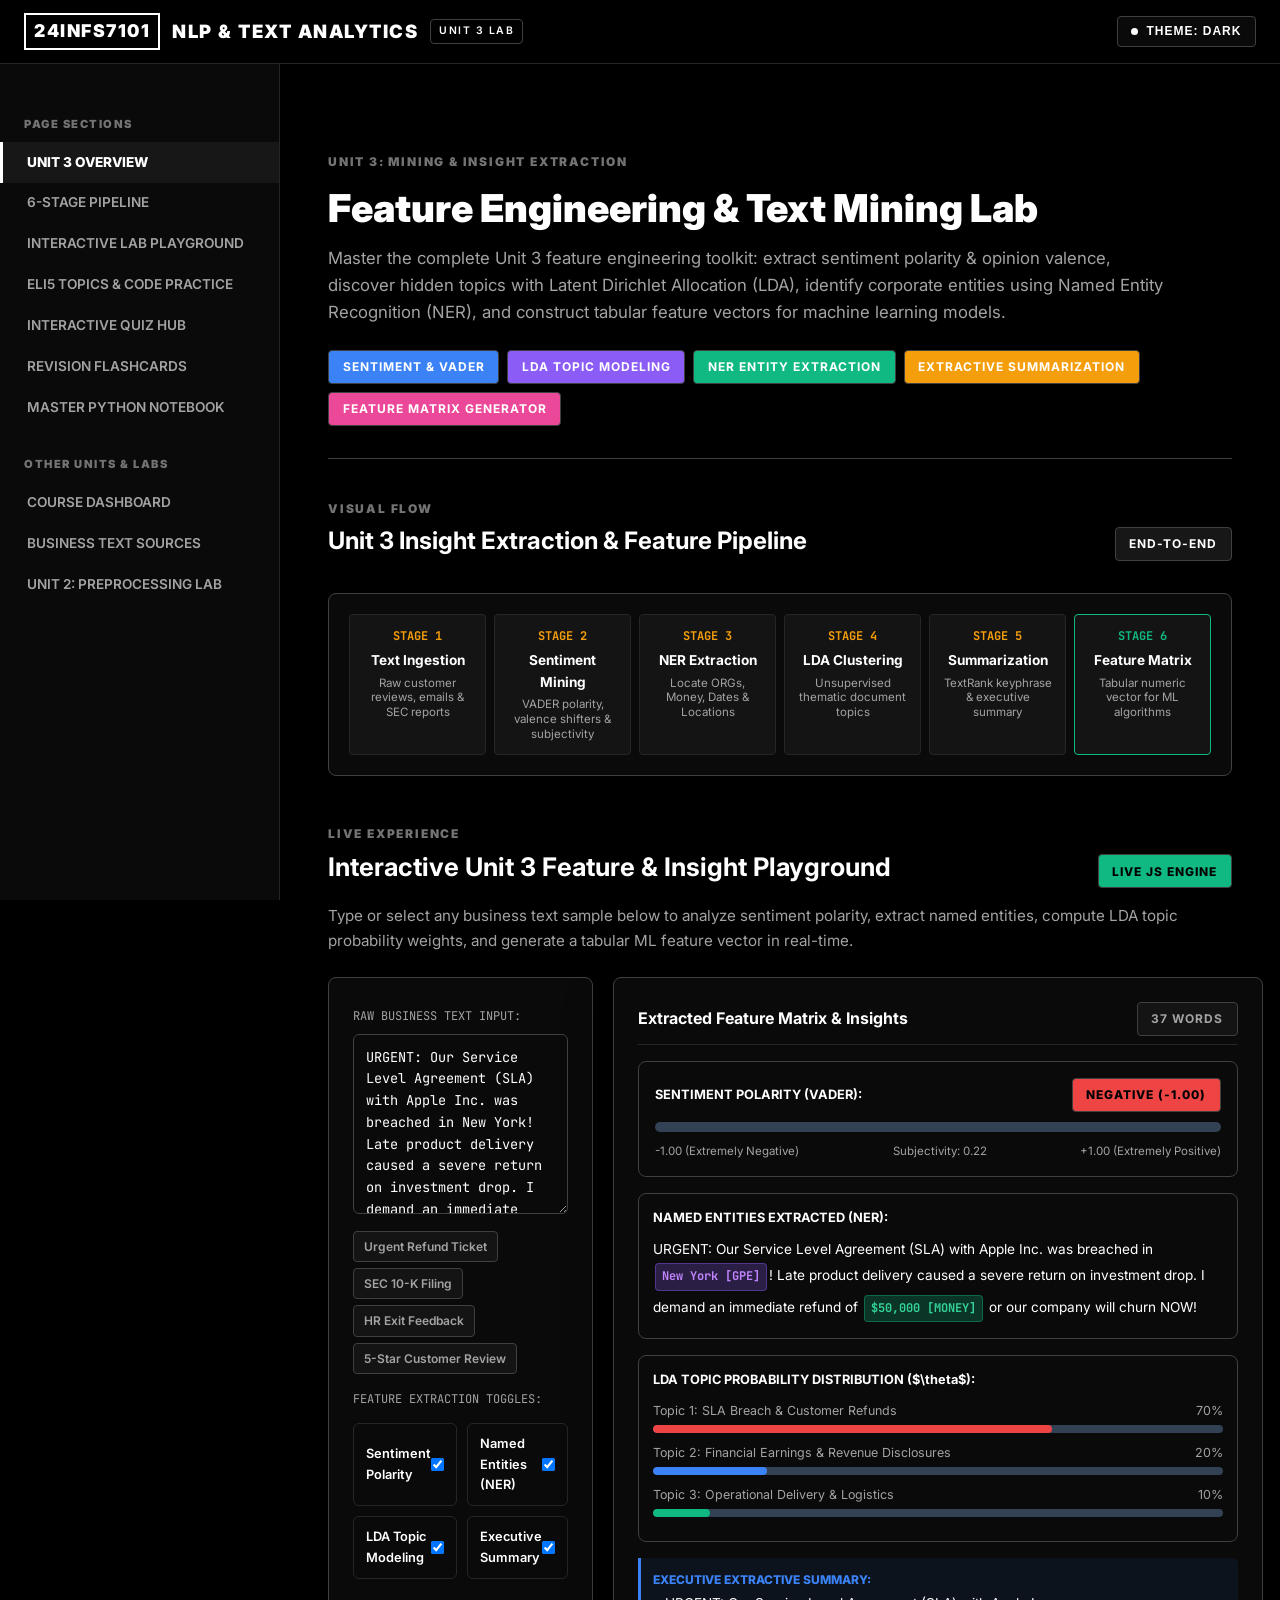
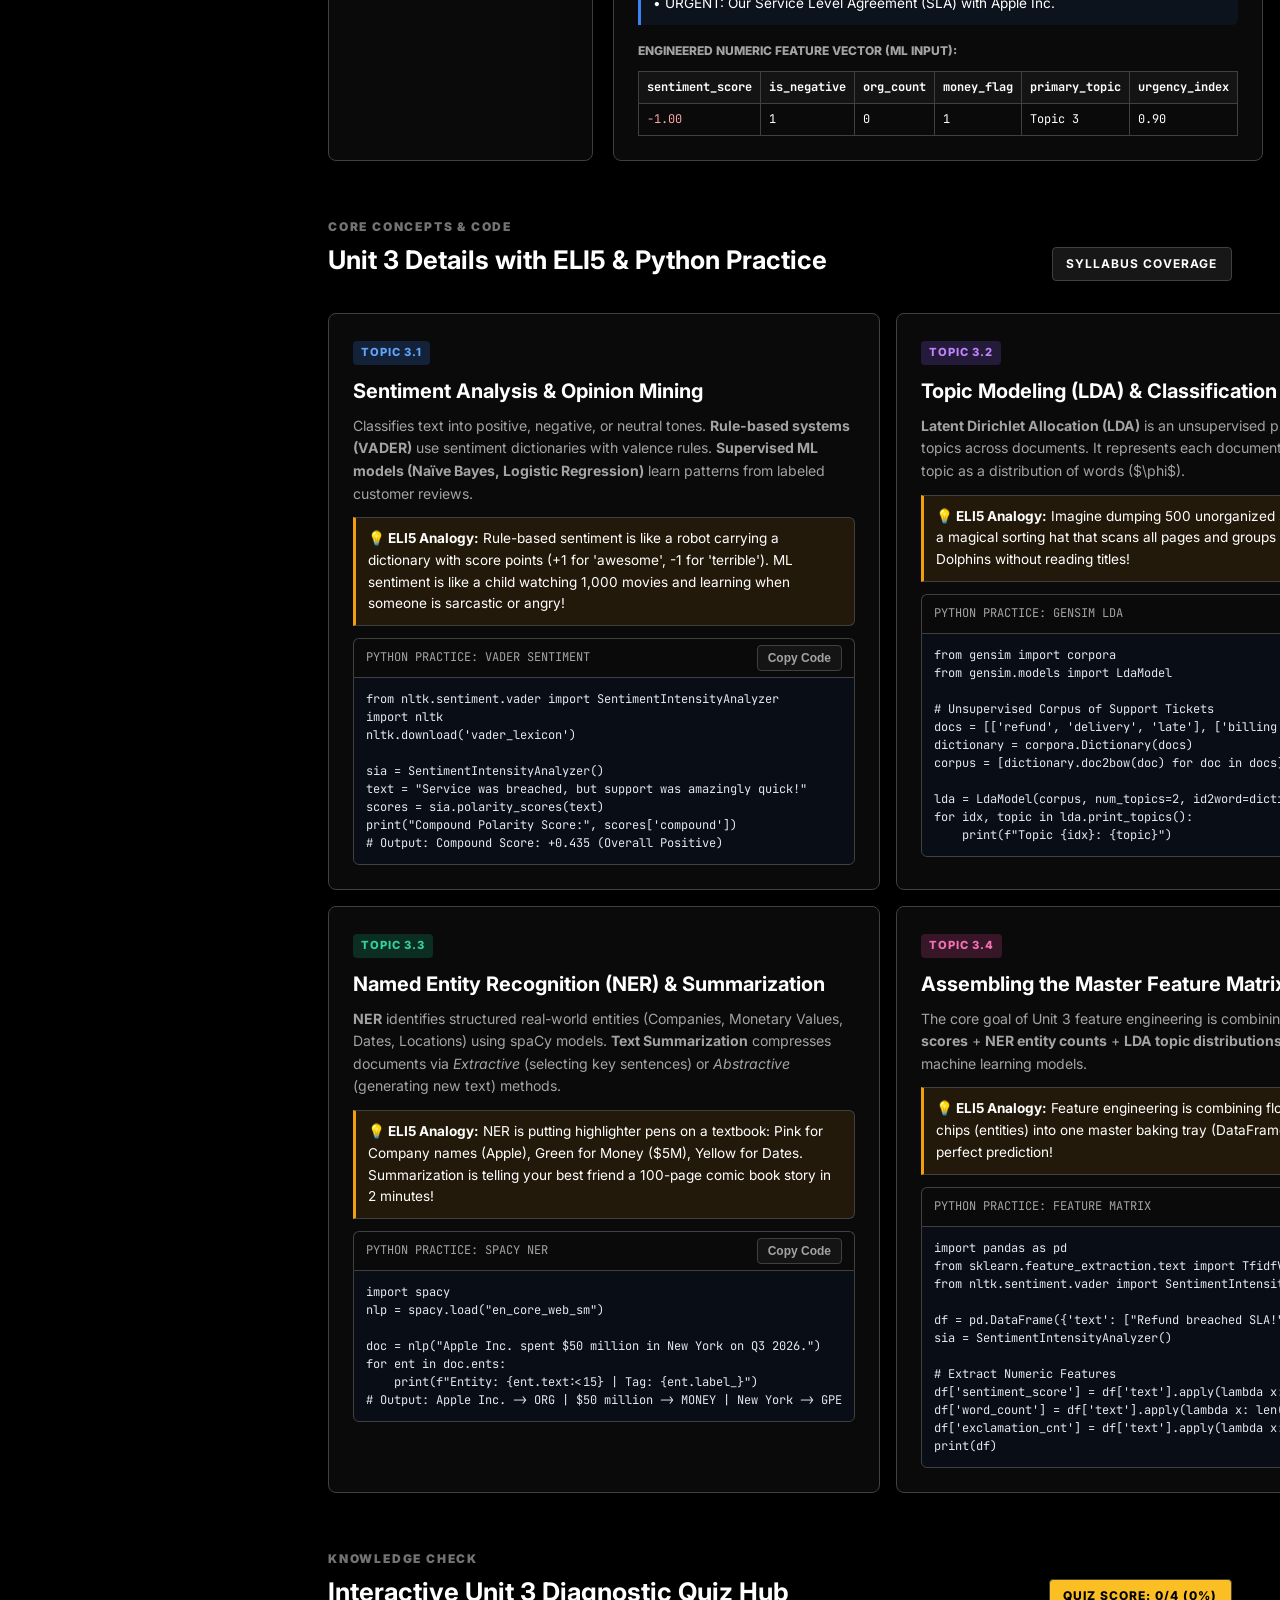
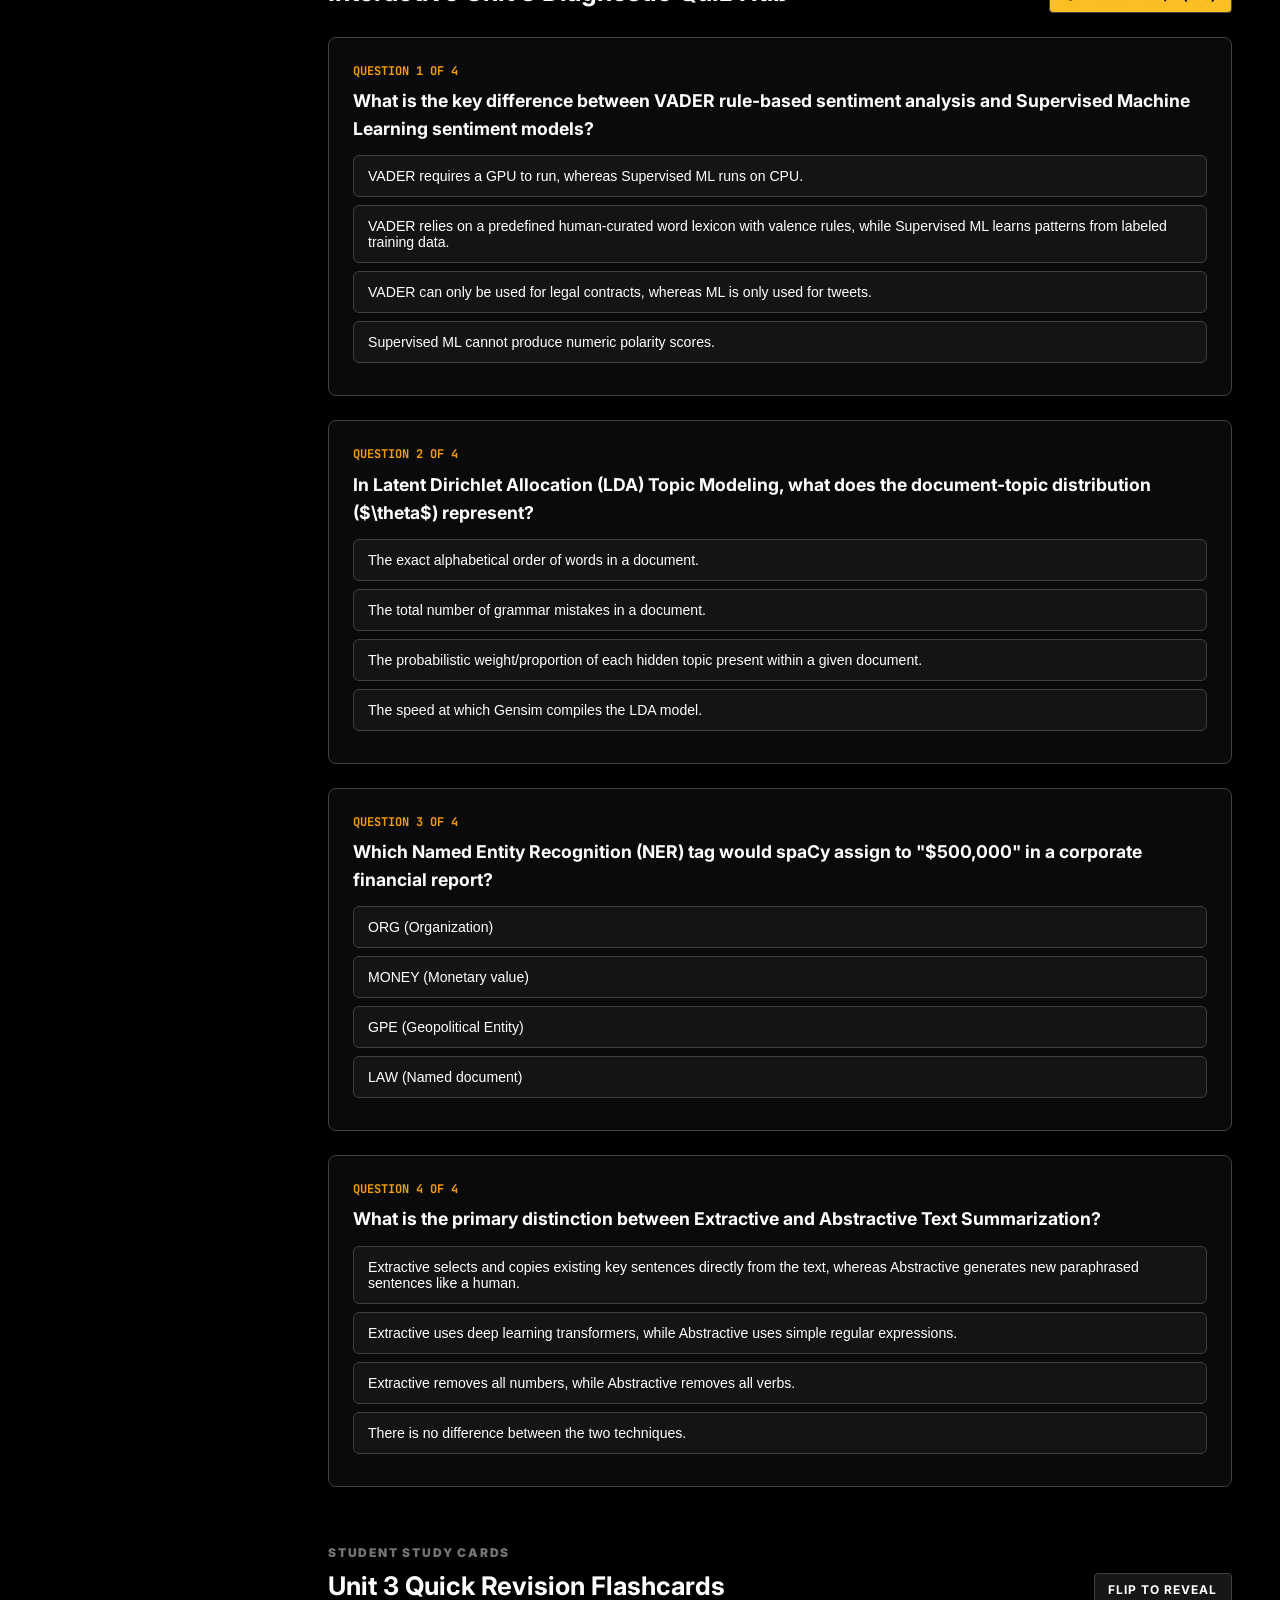
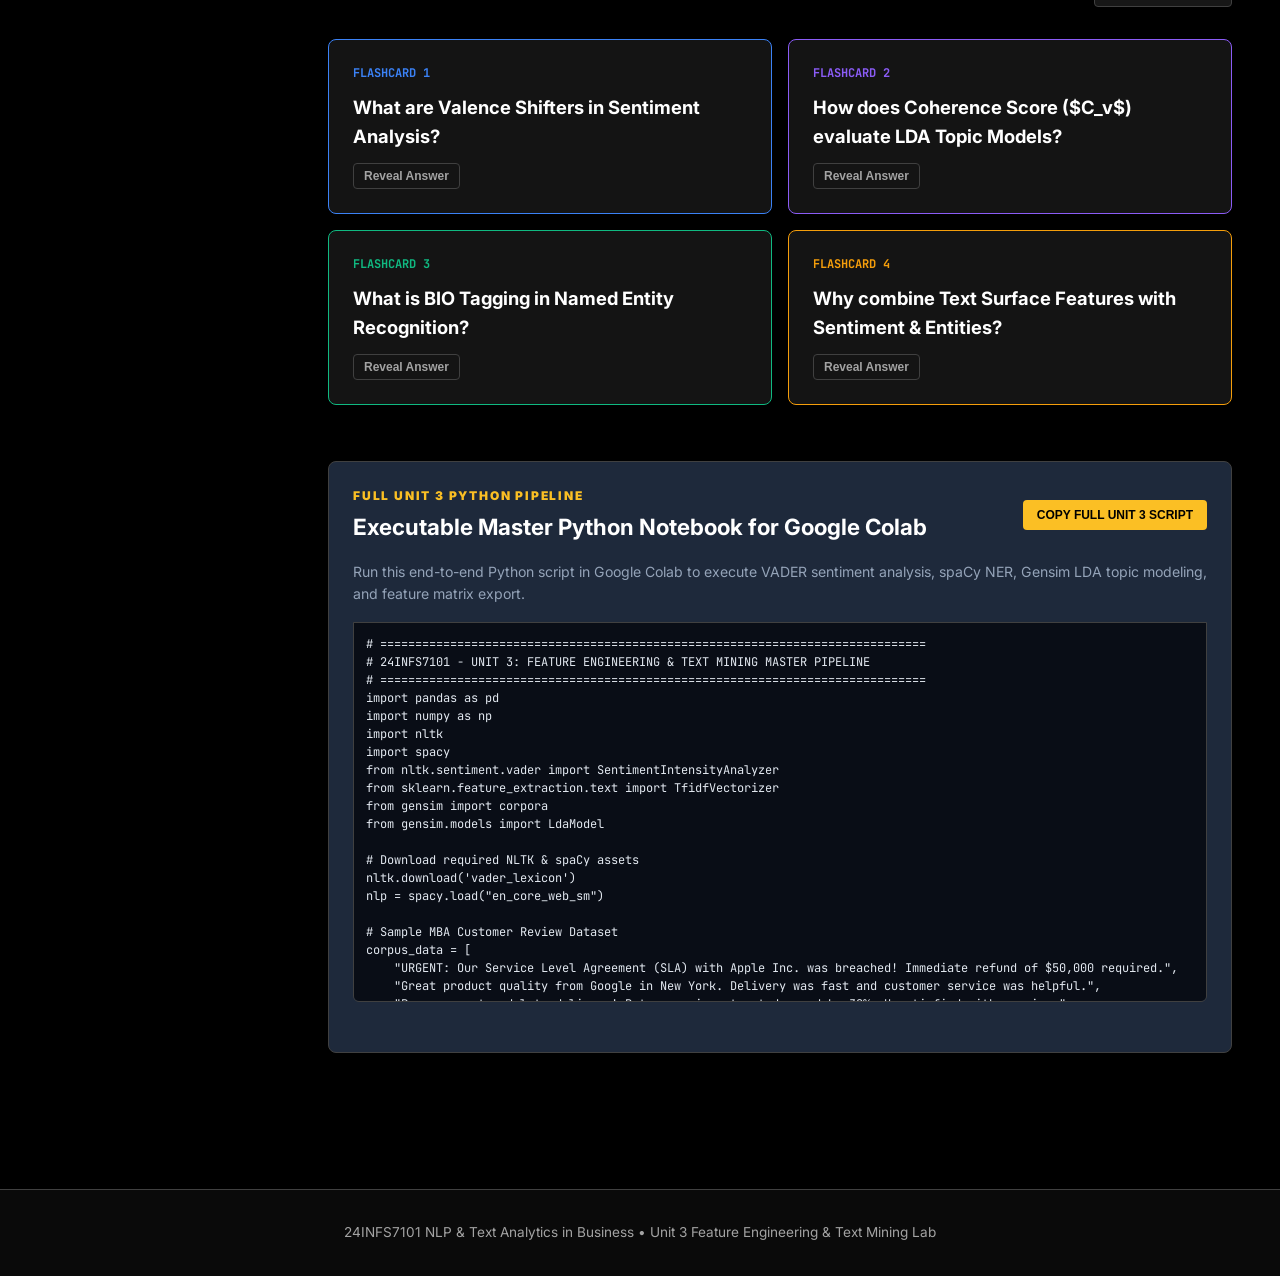
<file: unit3-feature-engineering.html>
<!DOCTYPE html>
<html lang="en" data-theme="dark">
<head>
  <meta charset="UTF-8">
  <meta name="viewport" content="width=device-width, initial-scale=1.0">
  <meta name="description" content="Unit 3 Feature Engineering & Text Mining Lab - Interactive Sentiment Analysis, LDA Topic Modeling, Named Entity Recognition (NER), Text Summarization, Code Practice & Playground.">
  <title>Unit 3: Feature Engineering & Text Mining Lab | 24INFS7101</title>
  
  <!-- Google Fonts - Inter & JetBrains Mono -->
  <link rel="preconnect" href="https://fonts.googleapis.com">
  <link rel="preconnect" href="https://fonts.gstatic.com" crossorigin>
  <link href="https://fonts.googleapis.com/css2?family=DM+Mono:wght@400;500&family=Inter:wght@300;400;500;600;700;800;900&family=JetBrains+Mono:wght@400;600&family=Manrope:wght@400;500;600;700;800&display=swap" rel="stylesheet">
  
  <link rel="stylesheet" href="styles.css">
  
  <style>
    :root {
      --ink: #111827;
      --muted: #6b7280;
      --paper: #0f172a;
      --panel: #1e293b;
      --line: #334155;
      --mint: #10b981;
      --green: #059669;
      --orange: #f59e0b;
      --yellow: #fbbf24;
      --blue: #3b82f6;
      --purple: #8b5cf6;
      --pink: #ec4899;
      --shadow: 0 18px 48px rgba(0, 0, 0, .35);
    }

    [data-theme="light"] {
      --ink: #182322;
      --muted: #65716d;
      --paper: #f7f3ea;
      --panel: #fffdf8;
      --line: #d9ddd3;
      --mint: #b9ead0;
      --green: #216b57;
      --orange: #e98249;
      --yellow: #f6db82;
      --blue: #b9d9ef;
      --purple: #d6d4ee;
      --pink: #f4c8af;
      --shadow: 0 18px 48px rgba(24, 35, 34, .08);
    }

    .wrap {
      width: min(1200px, calc(100% - 40px));
      margin: auto;
    }

    .detail-hero-unit3 {
      padding: 3rem 0 2rem;
      border-bottom: 1px solid var(--border-medium);
      margin-bottom: 2.5rem;
    }

    .pipeline-container {
      display: grid;
      grid-template-columns: repeat(6, 1fr);
      gap: 8px;
      margin: 2rem 0;
      background: var(--bg-card);
      padding: 1.25rem;
      border-radius: var(--radius-md);
      border: 1px solid var(--border-medium);
    }

    .pipeline-step {
      background: var(--bg-card-hover);
      border: 1px solid var(--border-subtle);
      border-radius: var(--radius-sm);
      padding: 12px;
      text-align: center;
      position: relative;
      transition: all 0.2s ease;
    }

    .pipeline-step:hover {
      border-color: var(--text-white);
      transform: translateY(-2px);
    }

    .pipeline-step-num {
      font-family: 'JetBrains Mono', monospace;
      font-size: 0.75rem;
      color: var(--orange);
      font-weight: 700;
      margin-bottom: 4px;
    }

    .pipeline-step-title {
      font-size: 0.85rem;
      font-weight: 700;
      color: var(--text-white);
      margin-bottom: 4px;
    }

    .pipeline-step-desc {
      font-size: 0.72rem;
      color: var(--text-secondary);
      line-height: 1.3;
    }

    .lab-shell-unit3 {
      display: grid;
      grid-template-columns: 1fr 1.15fr;
      gap: 20px;
      margin-bottom: 3rem;
    }

    @media (max-width: 992px) {
      .lab-shell-unit3 {
        grid-template-columns: 1fr;
      }
      .pipeline-container {
        grid-template-columns: repeat(2, 1fr);
      }
    }

    .panel-box {
      background: var(--bg-card);
      border: 1px solid var(--border-medium);
      border-radius: var(--radius-md);
      padding: 1.5rem;
      box-shadow: var(--shadow);
    }

    .preset-chip-group {
      display: flex;
      flex-wrap: wrap;
      gap: 6px;
      margin: 10px 0 16px;
    }

    .preset-chip {
      background: var(--bg-card-hover);
      border: 1px solid var(--border-medium);
      color: var(--text-secondary);
      font-size: 0.75rem;
      padding: 5px 10px;
      border-radius: 4px;
      cursor: pointer;
      font-weight: 600;
      transition: all 0.2s;
    }

    .preset-chip:hover {
      color: var(--text-white);
      border-color: var(--text-white);
    }

    .feature-toggle-grid {
      display: grid;
      grid-template-columns: repeat(2, 1fr);
      gap: 10px;
      margin-top: 14px;
    }

    .feature-toggle-item {
      display: flex;
      align-items: center;
      justify-content: space-between;
      background: var(--bg-secondary);
      border: 1px solid var(--border-subtle);
      padding: 10px 12px;
      border-radius: 6px;
      font-size: 0.8rem;
    }

    .feature-toggle-item label {
      cursor: pointer;
      font-weight: 600;
      color: var(--text-white);
      margin: 0;
    }

    .metric-gauge-card {
      background: var(--bg-secondary);
      border: 1px solid var(--border-medium);
      border-radius: 8px;
      padding: 16px;
      margin-bottom: 16px;
    }

    .gauge-bar-bg {
      height: 10px;
      background: var(--line);
      border-radius: 5px;
      overflow: hidden;
      margin: 10px 0;
      position: relative;
    }

    .gauge-bar-fill {
      height: 100%;
      width: 50%;
      background: linear-gradient(90deg, #ef4444 0%, #f59e0b 50%, #10b981 100%);
      transition: width 0.3s ease, margin-left 0.3s ease;
    }

    .ner-tag {
      display: inline-flex;
      align-items: center;
      gap: 4px;
      padding: 2px 6px;
      border-radius: 4px;
      font-size: 0.75rem;
      font-weight: 700;
      margin: 2px;
      font-family: 'JetBrains Mono', monospace;
    }

    .ner-org { background: rgba(59, 130, 246, 0.25); color: #60a5fa; border: 1px solid rgba(59, 130, 246, 0.4); }
    .ner-money { background: rgba(16, 185, 129, 0.25); color: #34d399; border: 1px solid rgba(16, 185, 129, 0.4); }
    .ner-date { background: rgba(245, 158, 11, 0.25); color: #fbbf24; border: 1px solid rgba(245, 158, 11, 0.4); }
    .ner-gpe { background: rgba(139, 92, 246, 0.25); color: #c084fc; border: 1px solid rgba(139, 92, 246, 0.4); }
    .ner-product { background: rgba(236, 72, 153, 0.25); color: #f472b6; border: 1px solid rgba(236, 72, 153, 0.4); }

    .topic-bar-item {
      margin-bottom: 10px;
    }
    .topic-bar-head {
      display: flex;
      justify-content: space-between;
      font-size: 0.78rem;
      color: var(--text-secondary);
      margin-bottom: 4px;
    }
    .topic-bar-bg {
      height: 8px;
      background: var(--line);
      border-radius: 4px;
      overflow: hidden;
    }
    .topic-bar-val {
      height: 100%;
      background: var(--blue);
      border-radius: 4px;
      transition: width 0.4s ease;
    }

    .matrix-table {
      width: 100%;
      border-collapse: collapse;
      font-size: 0.75rem;
      font-family: 'JetBrains Mono', monospace;
      margin-top: 10px;
    }
    .matrix-table th, .matrix-table td {
      border: 1px solid var(--border-medium);
      padding: 6px 8px;
      text-align: left;
    }
    .matrix-table th {
      background: var(--bg-card-hover);
      color: var(--text-white);
    }

    /* ELI5 Concept Cards */
    .concept-grid-unit3 {
      display: grid;
      grid-template-columns: repeat(2, 1fr);
      gap: 16px;
      margin: 2rem 0;
    }
    @media (max-width: 768px) {
      .concept-grid-unit3 { grid-template-columns: 1fr; }
    }

    .concept-card-unit3 {
      background: var(--bg-card);
      border: 1px solid var(--border-medium);
      border-radius: var(--radius-md);
      padding: 1.5rem;
      position: relative;
    }

    .concept-badge {
      display: inline-block;
      font-size: 0.7rem;
      font-weight: 800;
      text-transform: uppercase;
      letter-spacing: 1px;
      padding: 3px 8px;
      border-radius: 4px;
      margin-bottom: 10px;
    }

    .eli5-box {
      background: rgba(245, 158, 11, 0.1);
      border-left: 3px solid var(--orange);
      padding: 10px 12px;
      border-radius: 0 6px 6px 0;
      margin: 12px 0;
      font-size: 0.85rem;
      color: var(--text-main);
    }

    .code-block-header {
      display: flex;
      justify-content: space-between;
      align-items: center;
      background: var(--bg-secondary);
      padding: 6px 12px;
      border-radius: 6px 6px 0 0;
      border: 1px solid var(--border-medium);
      border-bottom: none;
      font-size: 0.75rem;
      font-family: 'JetBrains Mono', monospace;
      color: var(--text-secondary);
    }

    .code-block-body {
      background: #090d16;
      color: #e2e8f0;
      padding: 12px;
      border-radius: 0 0 6px 6px;
      border: 1px solid var(--border-medium);
      font-family: 'JetBrains Mono', monospace;
      font-size: 0.75rem;
      line-height: 1.5;
      overflow-x: auto;
      white-space: pre;
    }

    /* Interactive Quiz Section */
    .quiz-card-unit3 {
      background: var(--bg-card);
      border: 1px solid var(--border-medium);
      border-radius: var(--radius-md);
      padding: 1.5rem;
      margin-bottom: 1.5rem;
    }

    .quiz-opt-btn {
      display: block;
      width: 100%;
      text-align: left;
      background: var(--bg-card-hover);
      border: 1px solid var(--border-medium);
      color: var(--text-white);
      padding: 12px 14px;
      border-radius: 6px;
      margin: 8px 0;
      font-size: 0.88rem;
      cursor: pointer;
      transition: all 0.2s ease;
    }

    .quiz-opt-btn:hover {
      border-color: var(--blue);
      background: rgba(59, 130, 246, 0.1);
    }

    .quiz-opt-btn.correct {
      background: rgba(16, 185, 129, 0.2) !important;
      border-color: #10b981 !important;
      color: #34d399 !important;
      font-weight: 700;
    }

    .quiz-opt-btn.wrong {
      background: rgba(239, 68, 68, 0.2) !important;
      border-color: #ef4444 !important;
      color: #fca5a5 !important;
    }

    .quiz-explanation {
      display: none;
      margin-top: 12px;
      padding: 10px 14px;
      background: rgba(59, 130, 246, 0.1);
      border-left: 3px solid var(--blue);
      border-radius: 0 6px 6px 0;
      font-size: 0.83rem;
      color: var(--text-main);
    }
  </style>
</head>
<body class="detail-page">
  <div id="theme-ripple" class="theme-ripple"></div>

  <!-- Header -->
  <header>
    <div class="nav-wrapper">
      <a href="index.html" class="brand-logo">
        <span style="font-size: 1.1rem; border: 2px solid var(--text-white); padding: 2px 8px; font-weight: 900;">24INFS7101</span>
        <span>NLP & TEXT ANALYTICS</span>
        <span class="brand-badge">UNIT 3 LAB</span>
      </a>
      <div class="header-actions">
        <button class="theme-btn" id="theme-toggle-btn" type="button" onclick="toggleTheme(event)">
          <span class="theme-btn-dot"></span>
          <span id="theme-btn-text">THEME: DARK</span>
        </button>
      </div>
    </div>
  </header>

  <!-- Sidebar Navigation -->
  <aside class="w3-sidebar">
    <div class="sidebar-category">PAGE SECTIONS</div>
    <a class="sidebar-item active" href="#overview">UNIT 3 OVERVIEW</a>
    <a class="sidebar-item" href="#pipeline">6-STAGE PIPELINE</a>
    <a class="sidebar-item" href="#playground">INTERACTIVE LAB PLAYGROUND</a>
    <a class="sidebar-item" href="#topics">ELI5 TOPICS & CODE PRACTICE</a>
    <a class="sidebar-item" href="#quizzes">INTERACTIVE QUIZ HUB</a>
    <a class="sidebar-item" href="#flashcards">REVISION FLASHCARDS</a>
    <a class="sidebar-item" href="#colab">MASTER PYTHON NOTEBOOK</a>

    <div class="sidebar-category">OTHER UNITS & LABS</div>
    <a class="sidebar-item" href="index.html">COURSE DASHBOARD</a>
    <a class="sidebar-item" href="business-text-sources.html">BUSINESS TEXT SOURCES</a>
    <a class="sidebar-item" href="PREPROCESSING%20%26%20FEATURES%20lab.html">UNIT 2: PREPROCESSING LAB</a>
  </aside>

  <!-- Main Content -->
  <main class="main-content">
    
    <!-- Hero Section -->
    <section id="overview" class="detail-hero-unit3">
      <div class="detail-kicker">UNIT 3: MINING & INSIGHT EXTRACTION</div>
      <h1 style="font-size: 2.4rem; font-weight: 900; color: var(--text-white); margin: 0.5rem 0 1rem; line-height: 1.1;">
        Feature Engineering & Text Mining Lab
      </h1>
      <p style="color: var(--text-secondary); font-size: 1.05rem; max-width: 850px; line-height: 1.6; margin-bottom: 1.5rem;">
        Master the complete Unit 3 feature engineering toolkit: extract sentiment polarity & opinion valence, discover hidden topics with Latent Dirichlet Allocation (LDA), identify corporate entities using Named Entity Recognition (NER), and construct tabular feature vectors for machine learning models.
      </p>

      <div class="hero-badges" style="display: flex; flex-wrap: wrap; gap: 8px;">
        <span class="badge" style="background: var(--blue); color: #fff;">SENTIMENT & VADER</span>
        <span class="badge" style="background: var(--purple); color: #fff;">LDA TOPIC MODELING</span>
        <span class="badge" style="background: var(--mint); color: #fff;">NER ENTITY EXTRACTION</span>
        <span class="badge" style="background: var(--orange); color: #fff;">EXTRACTIVE SUMMARIZATION</span>
        <span class="badge" style="background: var(--pink); color: #fff;">FEATURE MATRIX GENERATOR</span>
      </div>
    </section>

    <!-- 6-Stage Visual Pipeline -->
    <section id="pipeline" style="margin-bottom: 3rem;">
      <div style="display: flex; justify-content: space-between; align-items: flex-end; margin-bottom: 1rem;">
        <div>
          <div class="detail-label">VISUAL FLOW</div>
          <h2 style="font-size: 1.5rem; color: var(--text-white); margin: 4px 0 0;">Unit 3 Insight Extraction & Feature Pipeline</h2>
        </div>
        <span class="badge">END-TO-END</span>
      </div>

      <div class="pipeline-container">
        <div class="pipeline-step">
          <div class="pipeline-step-num">STAGE 1</div>
          <div class="pipeline-step-title">Text Ingestion</div>
          <div class="pipeline-step-desc">Raw customer reviews, emails & SEC reports</div>
        </div>
        <div class="pipeline-step">
          <div class="pipeline-step-num">STAGE 2</div>
          <div class="pipeline-step-title">Sentiment Mining</div>
          <div class="pipeline-step-desc">VADER polarity, valence shifters & subjectivity</div>
        </div>
        <div class="pipeline-step">
          <div class="pipeline-step-num">STAGE 3</div>
          <div class="pipeline-step-title">NER Extraction</div>
          <div class="pipeline-step-desc">Locate ORGs, Money, Dates & Locations</div>
        </div>
        <div class="pipeline-step">
          <div class="pipeline-step-num">STAGE 4</div>
          <div class="pipeline-step-title">LDA Clustering</div>
          <div class="pipeline-step-desc">Unsupervised thematic document topics</div>
        </div>
        <div class="pipeline-step">
          <div class="pipeline-step-num">STAGE 5</div>
          <div class="pipeline-step-title">Summarization</div>
          <div class="pipeline-step-desc">TextRank keyphrase & executive summary</div>
        </div>
        <div class="pipeline-step" style="border-color: var(--mint);">
          <div class="pipeline-step-num" style="color: var(--mint);">STAGE 6</div>
          <div class="pipeline-step-title">Feature Matrix</div>
          <div class="pipeline-step-desc">Tabular numeric vector for ML algorithms</div>
        </div>
      </div>
    </section>

    <!-- Interactive Unit 3 Lab Playground -->
    <section id="playground" style="margin-bottom: 3.5rem;">
      <div style="display: flex; justify-content: space-between; align-items: flex-end; margin-bottom: 1rem;">
        <div>
          <div class="detail-label">LIVE EXPERIENCE</div>
          <h2 style="font-size: 1.6rem; color: var(--text-white); margin: 4px 0 0;">Interactive Unit 3 Feature & Insight Playground</h2>
        </div>
        <span class="badge" style="background: var(--mint); color: #000; font-weight: 800;">LIVE JS ENGINE</span>
      </div>
      <p style="color: var(--text-secondary); margin-bottom: 1.5rem; font-size: 0.95rem;">
        Type or select any business text sample below to analyze sentiment polarity, extract named entities, compute LDA topic probability weights, and generate a tabular ML feature vector in real-time.
      </p>

      <div class="lab-shell-unit3">
        <!-- Input & Controls Panel -->
        <div class="panel-box">
          <label style="font-size: 0.75rem; font-family: 'JetBrains Mono', monospace; color: var(--text-secondary); text-transform: uppercase;">
            Raw Business Text Input:
          </label>

          <textarea id="u3-input-text" style="width: 100%; min-height: 180px; background: var(--bg-secondary); border: 1px solid var(--border-medium); border-radius: 6px; padding: 12px; color: var(--text-white); font-family: 'JetBrains Mono', monospace; font-size: 0.85rem; line-height: 1.6; outline: none; margin-top: 6px;" placeholder="Paste customer review, financial statement, or support ticket text here..."></textarea>

          <div class="preset-chip-group">
            <span class="preset-chip" data-preset="refund">Urgent Refund Ticket</span>
            <span class="preset-chip" data-preset="sec">SEC 10-K Filing</span>
            <span class="preset-chip" data-preset="hr">HR Exit Feedback</span>
            <span class="preset-chip" data-preset="positive">5-Star Customer Review</span>
          </div>

          <label style="font-size: 0.75rem; font-family: 'JetBrains Mono', monospace; color: var(--text-secondary); text-transform: uppercase; margin-top: 14px; display: block;">
            Feature Extraction Toggles:
          </label>

          <div class="feature-toggle-grid">
            <div class="feature-toggle-item">
              <label for="tog-sentiment">Sentiment Polarity</label>
              <input type="checkbox" id="tog-sentiment" checked>
            </div>
            <div class="feature-toggle-item">
              <label for="tog-ner">Named Entities (NER)</label>
              <input type="checkbox" id="tog-ner" checked>
            </div>
            <div class="feature-toggle-item">
              <label for="tog-lda">LDA Topic Modeling</label>
              <input type="checkbox" id="tog-lda" checked>
            </div>
            <div class="feature-toggle-item">
              <label for="tog-summary">Executive Summary</label>
              <input type="checkbox" id="tog-summary" checked>
            </div>
          </div>
        </div>

        <!-- Output Display Panel -->
        <div class="panel-box">
          <div style="display: flex; justify-content: space-between; align-items: center; margin-bottom: 1rem; border-bottom: 1px solid var(--border-subtle); padding-bottom: 8px;">
            <h3 style="font-size: 1rem; color: var(--text-white); margin: 0;">Extracted Feature Matrix & Insights</h3>
            <span id="u3-word-count-badge" class="badge" style="background: var(--bg-card-hover); color: var(--text-secondary);">0 WORDS</span>
          </div>

          <!-- Sentiment Card -->
          <div id="u3-sentiment-card" class="metric-gauge-card">
            <div style="display: flex; justify-content: space-between; align-items: center;">
              <span style="font-size: 0.8rem; font-weight: 700; color: var(--text-white);">SENTIMENT POLARITY (VADER):</span>
              <span id="u3-sent-label" class="badge" style="background: var(--mint); color: #000; font-weight: 800;">POSITIVE (+0.75)</span>
            </div>
            <div class="gauge-bar-bg">
              <div id="u3-sent-gauge" class="gauge-bar-fill"></div>
            </div>
            <div style="display: flex; justify-content: space-between; font-size: 0.72rem; color: var(--text-secondary);">
              <span>-1.00 (Extremely Negative)</span>
              <span id="u3-subjectivity-val">Subjectivity: 0.45</span>
              <span>+1.00 (Extremely Positive)</span>
            </div>
          </div>

          <!-- NER Highlight Card -->
          <div id="u3-ner-card" style="background: var(--bg-secondary); border: 1px solid var(--border-medium); border-radius: 8px; padding: 14px; margin-bottom: 16px;">
            <div style="font-size: 0.8rem; font-weight: 700; color: var(--text-white); margin-bottom: 8px;">
              NAMED ENTITIES EXTRACTED (NER):
            </div>
            <div id="u3-ner-container" style="font-size: 0.85rem; line-height: 1.8;">
              <!-- Dynamic tags rendered here -->
            </div>
          </div>

          <!-- LDA Topic Distribution Card -->
          <div id="u3-lda-card" style="background: var(--bg-secondary); border: 1px solid var(--border-medium); border-radius: 8px; padding: 14px; margin-bottom: 16px;">
            <div style="font-size: 0.8rem; font-weight: 700; color: var(--text-white); margin-bottom: 10px;">
              LDA TOPIC PROBABILITY DISTRIBUTION ($\theta$):
            </div>
            <div id="u3-lda-container">
              <!-- Topic bars rendered here -->
            </div>
          </div>

          <!-- Executive Summary -->
          <div id="u3-summary-card" style="background: rgba(59, 130, 246, 0.08); border-left: 3px solid var(--blue); padding: 12px; border-radius: 0 6px 6px 0; margin-bottom: 16px;">
            <div style="font-size: 0.75rem; font-weight: 800; color: var(--blue); text-transform: uppercase; margin-bottom: 4px;">
              Executive Extractive Summary:
            </div>
            <div id="u3-summary-text" style="font-size: 0.85rem; color: var(--text-main); line-height: 1.5;">
              Extracting summary...
            </div>
          </div>

          <!-- Tabular Feature Vector Table -->
          <div style="overflow-x: auto;">
            <div style="font-size: 0.75rem; font-weight: 800; color: var(--text-secondary); text-transform: uppercase; margin-bottom: 4px;">
              Engineered Numeric Feature Vector (ML Input):
            </div>
            <table class="matrix-table">
              <thead>
                <tr>
                  <th>sentiment_score</th>
                  <th>is_negative</th>
                  <th>org_count</th>
                  <th>money_flag</th>
                  <th>primary_topic</th>
                  <th>urgency_index</th>
                </tr>
              </thead>
              <tbody>
                <tr id="u3-matrix-row">
                  <td>+0.00</td>
                  <td>0</td>
                  <td>0</td>
                  <td>0</td>
                  <td>Topic 1</td>
                  <td>0.10</td>
                </tr>
              </tbody>
            </table>
          </div>

        </div>
      </div>
    </section>

    <!-- ELI5 Concepts & Code Practice Grid -->
    <section id="topics" style="margin-bottom: 3.5rem;">
      <div style="display: flex; justify-content: space-between; align-items: flex-end; margin-bottom: 1.5rem;">
        <div>
          <div class="detail-label">CORE CONCEPTS & CODE</div>
          <h2 style="font-size: 1.6rem; color: var(--text-white); margin: 4px 0 0;">Unit 3 Details with ELI5 & Python Practice</h2>
        </div>
        <span class="badge">SYLLABUS COVERAGE</span>
      </div>

      <div class="concept-grid-unit3">

        <!-- Topic 3.1: Sentiment Analysis -->
        <div class="concept-card-unit3">
          <span class="concept-badge" style="background: rgba(59, 130, 246, 0.2); color: #60a5fa;">TOPIC 3.1</span>
          <h3 style="font-size: 1.25rem; color: var(--text-white); margin: 0 0 8px;">Sentiment Analysis & Opinion Mining</h3>
          <p style="font-size: 0.88rem; color: var(--text-secondary); line-height: 1.6;">
            Classifies text into positive, negative, or neutral tones. <strong>Rule-based systems (VADER)</strong> use sentiment dictionaries with valence rules. <strong>Supervised ML models (Naïve Bayes, Logistic Regression)</strong> learn patterns from labeled customer reviews.
          </p>
          <div class="eli5-box">
            <strong>💡 ELI5 Analogy:</strong> Rule-based sentiment is like a robot carrying a dictionary with score points (+1 for 'awesome', -1 for 'terrible'). ML sentiment is like a child watching 1,000 movies and learning when someone is sarcastic or angry!
          </div>

          <div class="code-block-header">
            <span>PYTHON PRACTICE: VADER SENTIMENT</span>
            <button class="preset-chip copy-code-btn" data-code="from nltk.sentiment.vader import SentimentIntensityAnalyzer\nimport nltk\nnltk.download('vader_lexicon')\n\nsia = SentimentIntensityAnalyzer()\ntext = 'The product delivery was breached, but support team was amazingly quick!'\nscores = sia.polarity_scores(text)\nprint('VADER Scores:', scores)">Copy Code</button>
          </div>
          <div class="code-block-body">from nltk.sentiment.vader import SentimentIntensityAnalyzer
import nltk
nltk.download('vader_lexicon')

sia = SentimentIntensityAnalyzer()
text = "Service was breached, but support was amazingly quick!"
scores = sia.polarity_scores(text)
print("Compound Polarity Score:", scores['compound'])
# Output: Compound Score: +0.435 (Overall Positive)</div>
        </div>

        <!-- Topic 3.2: LDA Topic Modeling -->
        <div class="concept-card-unit3">
          <span class="concept-badge" style="background: rgba(139, 92, 246, 0.2); color: #c084fc;">TOPIC 3.2</span>
          <h3 style="font-size: 1.25rem; color: var(--text-white); margin: 0 0 8px;">Topic Modeling (LDA) & Classification</h3>
          <p style="font-size: 0.88rem; color: var(--text-secondary); line-height: 1.6;">
            <strong>Latent Dirichlet Allocation (LDA)</strong> is an unsupervised probabilistic model that discovers hidden thematic topics across documents. It represents each document as a distribution of topics ($\theta$), and each topic as a distribution of words ($\phi$).
          </p>
          <div class="eli5-box">
            <strong>💡 ELI5 Analogy:</strong> Imagine dumping 500 unorganized storybooks onto the floor. LDA Topic Modeling is a magical sorting hat that scans all pages and groups them into 3 piles: Wizards, Space Rockets, and Dolphins without reading titles!
          </div>

          <div class="code-block-header">
            <span>PYTHON PRACTICE: GENSIM LDA</span>
            <button class="preset-chip copy-code-btn" data-code="from gensim import corpora\nfrom gensim.models import LdaModel\n\ntexts = [['refund', 'delivery', 'late'], ['billing', 'charge', 'invoice'], ['refund', 'money']]\ndictionary = corpora.Dictionary(texts)\ncorpus = [dictionary.doc2bow(text) for text in texts]\nlda = LdaModel(corpus, num_topics=2, id2word=dictionary, passes=10)\nfor topic in lda.print_topics():\n    print(topic)">Copy Code</button>
          </div>
          <div class="code-block-body">from gensim import corpora
from gensim.models import LdaModel

# Unsupervised Corpus of Support Tickets
docs = [['refund', 'delivery', 'late'], ['billing', 'charge', 'invoice'], ['refund', 'money']]
dictionary = corpora.Dictionary(docs)
corpus = [dictionary.doc2bow(doc) for doc in docs]

lda = LdaModel(corpus, num_topics=2, id2word=dictionary, passes=10)
for idx, topic in lda.print_topics():
    print(f"Topic {idx}: {topic}")</div>
        </div>

        <!-- Topic 3.3: NER & Summarization -->
        <div class="concept-card-unit3">
          <span class="concept-badge" style="background: rgba(16, 185, 129, 0.2); color: #34d399;">TOPIC 3.3</span>
          <h3 style="font-size: 1.25rem; color: var(--text-white); margin: 0 0 8px;">Named Entity Recognition (NER) & Summarization</h3>
          <p style="font-size: 0.88rem; color: var(--text-secondary); line-height: 1.6;">
            <strong>NER</strong> identifies structured real-world entities (Companies, Monetary Values, Dates, Locations) using spaCy models. <strong>Text Summarization</strong> compresses documents via <em>Extractive</em> (selecting key sentences) or <em>Abstractive</em> (generating new text) methods.
          </p>
          <div class="eli5-box">
            <strong>💡 ELI5 Analogy:</strong> NER is putting highlighter pens on a textbook: Pink for Company names (Apple), Green for Money ($5M), Yellow for Dates. Summarization is telling your best friend a 100-page comic book story in 2 minutes!
          </div>

          <div class="code-block-header">
            <span>PYTHON PRACTICE: SPACY NER</span>
            <button class="preset-chip copy-code-btn" data-code="import spacy\nnlp = spacy.load('en_core_web_sm')\ndoc = nlp('Apple Inc. spent $50 million acquiring AI startups in New York on Q3 2026.')\nfor ent in doc.ents:\n    print(f'{ent.text} -> {ent.label_}')">Copy Code</button>
          </div>
          <div class="code-block-body">import spacy
nlp = spacy.load("en_core_web_sm")

doc = nlp("Apple Inc. spent $50 million in New York on Q3 2026.")
for ent in doc.ents:
    print(f"Entity: {ent.text:<15} | Tag: {ent.label_}")
# Output: Apple Inc. -> ORG | $50 million -> MONEY | New York -> GPE</div>
        </div>

        <!-- Topic 3.4: Complete Unit 3 Feature Engineering Matrix -->
        <div class="concept-card-unit3">
          <span class="concept-badge" style="background: rgba(236, 72, 153, 0.2); color: #f472b6;">TOPIC 3.4</span>
          <h3 style="font-size: 1.25rem; color: var(--text-white); margin: 0 0 8px;">Assembling the Master Feature Matrix</h3>
          <p style="font-size: 0.88rem; color: var(--text-secondary); line-height: 1.6;">
            The core goal of Unit 3 feature engineering is combining <strong>TF-IDF sparse matrices</strong> + <strong>VADER sentiment scores</strong> + <strong>NER entity counts</strong> + <strong>LDA topic distributions</strong> into a single unified Pandas DataFrame for machine learning models.
          </p>
          <div class="eli5-box">
            <strong>💡 ELI5 Analogy:</strong> Feature engineering is combining flour (words), sugar (sentiment), and chocolate chips (entities) into one master baking tray (DataFrame) so your machine learning oven can bake a perfect prediction!
          </div>

          <div class="code-block-header">
            <span>PYTHON PRACTICE: FEATURE MATRIX</span>
            <button class="preset-chip copy-code-btn" data-code="import pandas as pd\nfrom sklearn.feature_extraction.text import TfidfVectorizer\nfrom nltk.sentiment.vader import SentimentIntensityAnalyzer\n\ndata = pd.DataFrame({'text': ['Refund breached SLA', 'Great product quality']})\nsia = SentimentIntensityAnalyzer()\ndata['sentiment'] = data['text'].apply(lambda x: sia.polarity_scores(x)['compound'])\ndata['word_count'] = data['text'].apply(lambda x: len(x.split()))\nprint(data)">Copy Code</button>
          </div>
          <div class="code-block-body">import pandas as pd
from sklearn.feature_extraction.text import TfidfVectorizer
from nltk.sentiment.vader import SentimentIntensityAnalyzer

df = pd.DataFrame({'text': ["Refund breached SLA!", "Great product quality!"]})
sia = SentimentIntensityAnalyzer()

# Extract Numeric Features
df['sentiment_score'] = df['text'].apply(lambda x: sia.polarity_scores(x)['compound'])
df['word_count'] = df['text'].apply(lambda x: len(x.split()))
df['exclamation_cnt'] = df['text'].apply(lambda x: x.count('!'))
print(df)</div>
        </div>

      </div>
    </section>

    <!-- Interactive Quiz Hub -->
    <section id="quizzes" style="margin-bottom: 3.5rem;">
      <div style="display: flex; justify-content: space-between; align-items: flex-end; margin-bottom: 1.5rem;">
        <div>
          <div class="detail-label">KNOWLEDGE CHECK</div>
          <h2 style="font-size: 1.6rem; color: var(--text-white); margin: 4px 0 0;">Interactive Unit 3 Diagnostic Quiz Hub</h2>
        </div>
        <span id="u3-quiz-score-badge" class="badge" style="background: var(--yellow); color: #000; font-weight: 800;">QUIZ SCORE: 0/4 (0%)</span>
      </div>

      <!-- Quiz Question 1 -->
      <div class="quiz-card-unit3" data-quiz-id="q1">
        <div style="font-size: 0.75rem; font-family: 'JetBrains Mono', monospace; color: var(--orange); font-weight: 700;">QUESTION 1 OF 4</div>
        <h3 style="font-size: 1.1rem; color: var(--text-white); margin: 6px 0 12px;">What is the key difference between VADER rule-based sentiment analysis and Supervised Machine Learning sentiment models?</h3>

        <button class="quiz-opt-btn" data-correct="false">VADER requires a GPU to run, whereas Supervised ML runs on CPU.</button>
        <button class="quiz-opt-btn" data-correct="true">VADER relies on a predefined human-curated word lexicon with valence rules, while Supervised ML learns patterns from labeled training data.</button>
        <button class="quiz-opt-btn" data-correct="false">VADER can only be used for legal contracts, whereas ML is only used for tweets.</button>
        <button class="quiz-opt-btn" data-correct="false">Supervised ML cannot produce numeric polarity scores.</button>

        <div class="quiz-explanation">
          <strong>Correct Answer!</strong> VADER is a lexicon and rule-based sentiment model that uses pre-built word scores and valence rules (e.g. capitalization, negation). Supervised ML requires training datasets with positive/negative labels.
        </div>
      </div>

      <!-- Quiz Question 2 -->
      <div class="quiz-card-unit3" data-quiz-id="q2">
        <div style="font-size: 0.75rem; font-family: 'JetBrains Mono', monospace; color: var(--orange); font-weight: 700;">QUESTION 2 OF 4</div>
        <h3 style="font-size: 1.1rem; color: var(--text-white); margin: 6px 0 12px;">In Latent Dirichlet Allocation (LDA) Topic Modeling, what does the document-topic distribution ($\theta$) represent?</h3>

        <button class="quiz-opt-btn" data-correct="false">The exact alphabetical order of words in a document.</button>
        <button class="quiz-opt-btn" data-correct="false">The total number of grammar mistakes in a document.</button>
        <button class="quiz-opt-btn" data-correct="true">The probabilistic weight/proportion of each hidden topic present within a given document.</button>
        <button class="quiz-opt-btn" data-correct="false">The speed at which Gensim compiles the LDA model.</button>

        <div class="quiz-explanation">
          <strong>Correct Answer!</strong> In LDA, documents are treated as mixtures of topics. The distribution $\theta$ assigns a probability score to each topic for a specific document (e.g., Document 1 is 70% Billing, 30% Tech Support).
        </div>
      </div>

      <!-- Quiz Question 3 -->
      <div class="quiz-card-unit3" data-quiz-id="q3">
        <div style="font-size: 0.75rem; font-family: 'JetBrains Mono', monospace; color: var(--orange); font-weight: 700;">QUESTION 3 OF 4</div>
        <h3 style="font-size: 1.1rem; color: var(--text-white); margin: 6px 0 12px;">Which Named Entity Recognition (NER) tag would spaCy assign to "$500,000" in a corporate financial report?</h3>

        <button class="quiz-opt-btn" data-correct="false">ORG (Organization)</button>
        <button class="quiz-opt-btn" data-correct="true">MONEY (Monetary value)</button>
        <button class="quiz-opt-btn" data-correct="false">GPE (Geopolitical Entity)</button>
        <button class="quiz-opt-btn" data-correct="false">LAW (Named document)</button>

        <div class="quiz-explanation">
          <strong>Correct Answer!</strong> spaCy tags monetary values including currency symbols and numeric amounts ($500,000, €10M) as MONEY.
        </div>
      </div>

      <!-- Quiz Question 4 -->
      <div class="quiz-card-unit3" data-quiz-id="q4">
        <div style="font-size: 0.75rem; font-family: 'JetBrains Mono', monospace; color: var(--orange); font-weight: 700;">QUESTION 4 OF 4</div>
        <h3 style="font-size: 1.1rem; color: var(--text-white); margin: 6px 0 12px;">What is the primary distinction between Extractive and Abstractive Text Summarization?</h3>

        <button class="quiz-opt-btn" data-correct="true">Extractive selects and copies existing key sentences directly from the text, whereas Abstractive generates new paraphrased sentences like a human.</button>
        <button class="quiz-opt-btn" data-correct="false">Extractive uses deep learning transformers, while Abstractive uses simple regular expressions.</button>
        <button class="quiz-opt-btn" data-correct="false">Extractive removes all numbers, while Abstractive removes all verbs.</button>
        <button class="quiz-opt-btn" data-correct="false">There is no difference between the two techniques.</button>

        <div class="quiz-explanation">
          <strong>Correct Answer!</strong> Extractive summarization identifies and pulls high-scoring original sentences (e.g. TextRank). Abstractive summarization generates new phrasing using sequence-to-sequence neural networks (e.g. BART, T5).
        </div>
      </div>
    </section>

    <!-- Revision Flashcards -->
    <section id="flashcards" style="margin-bottom: 3.5rem;">
      <div style="display: flex; justify-content: space-between; align-items: flex-end; margin-bottom: 1.5rem;">
        <div>
          <div class="detail-label">STUDENT STUDY CARDS</div>
          <h2 style="font-size: 1.6rem; color: var(--text-white); margin: 4px 0 0;">Unit 3 Quick Revision Flashcards</h2>
        </div>
        <span class="badge">FLIP TO REVEAL</span>
      </div>

      <div class="concept-grid-unit3">
        
        <div class="concept-card-unit3" style="background: var(--bg-card-hover); border-color: var(--blue);">
          <div style="font-size: 0.75rem; font-family: 'JetBrains Mono', monospace; color: var(--blue); font-weight: 700;">FLASHCARD 1</div>
          <h3 style="font-size: 1.15rem; color: var(--text-white); margin: 10px 0;">What are Valence Shifters in Sentiment Analysis?</h3>
          <div id="fc-ans-1" style="display: none; padding: 10px; background: rgba(59, 130, 246, 0.1); border-left: 3px solid var(--blue); border-radius: 0 4px 4px 0; font-size: 0.85rem; color: var(--text-main); margin-bottom: 12px;">
            Valence shifters are words that alter the sentiment score of neighboring terms. They include <strong>Negations</strong> ('not good' flips + to -), <strong>Intensifiers</strong> ('extremely happy' boosts score), and <strong>Diminishers</strong> ('barely acceptable' lowers score).
          </div>
          <button class="preset-chip fc-btn" onclick="toggleFlashcard('fc-ans-1', this)">Reveal Answer</button>
        </div>

        <div class="concept-card-unit3" style="background: var(--bg-card-hover); border-color: var(--purple);">
          <div style="font-size: 0.75rem; font-family: 'JetBrains Mono', monospace; color: var(--purple); font-weight: 700;">FLASHCARD 2</div>
          <h3 style="font-size: 1.15rem; color: var(--text-white); margin: 10px 0;">How does Coherence Score ($C_v$) evaluate LDA Topic Models?</h3>
          <div id="fc-ans-2" style="display: none; padding: 10px; background: rgba(139, 92, 246, 0.1); border-left: 3px solid var(--purple); border-radius: 0 4px 4px 0; font-size: 0.85rem; color: var(--text-main); margin-bottom: 12px;">
            Topic Coherence measures how semantically readable and human-interpretable a topic's top words are. A higher $C_v$ score (closer to 0.7+) indicates well-separated, meaningful business topics.
          </div>
          <button class="preset-chip fc-btn" onclick="toggleFlashcard('fc-ans-2', this)">Reveal Answer</button>
        </div>

        <div class="concept-card-unit3" style="background: var(--bg-card-hover); border-color: var(--mint);">
          <div style="font-size: 0.75rem; font-family: 'JetBrains Mono', monospace; color: var(--mint); font-weight: 700;">FLASHCARD 3</div>
          <h3 style="font-size: 1.15rem; color: var(--text-white); margin: 10px 0;">What is BIO Tagging in Named Entity Recognition?</h3>
          <div id="fc-ans-3" style="display: none; padding: 10px; background: rgba(16, 185, 129, 0.1); border-left: 3px solid var(--mint); border-radius: 0 4px 4px 0; font-size: 0.85rem; color: var(--text-main); margin-bottom: 12px;">
            BIO tagging marks multi-word entities: <strong>B</strong> (Begin entity token, e.g. 'B-ORG' for New), <strong>I</strong> (Inside entity token, e.g. 'I-ORG' for York), and <strong>O</strong> (Outside any entity).
          </div>
          <button class="preset-chip fc-btn" onclick="toggleFlashcard('fc-ans-3', this)">Reveal Answer</button>
        </div>

        <div class="concept-card-unit3" style="background: var(--bg-card-hover); border-color: var(--orange);">
          <div style="font-size: 0.75rem; font-family: 'JetBrains Mono', monospace; color: var(--orange); font-weight: 700;">FLASHCARD 4</div>
          <h3 style="font-size: 1.15rem; color: var(--text-white); margin: 10px 0;">Why combine Text Surface Features with Sentiment & Entities?</h3>
          <div id="fc-ans-4" style="display: none; padding: 10px; background: rgba(245, 158, 11, 0.1); border-left: 3px solid var(--orange); border-radius: 0 4px 4px 0; font-size: 0.85rem; color: var(--text-main); margin-bottom: 12px;">
            Combining word counts, exclamation ratios, VADER sentiment, entity counts, and LDA topics creates a rich 360° feature vector that boosts model performance for churn prediction and priority ticket routing.
          </div>
          <button class="preset-chip fc-btn" onclick="toggleFlashcard('fc-ans-4', this)">Reveal Answer</button>
        </div>

      </div>
    </section>

    <!-- Master Python Notebook Block -->
    <section id="colab" style="margin-bottom: 3.5rem;">
      <div style="background: #1e293b; border: 1px solid var(--border-medium); border-radius: var(--radius-md); padding: 1.5rem; color: #f8fafc;">
        <div style="display: flex; justify-content: space-between; align-items: center; margin-bottom: 1rem;">
          <div>
            <div class="detail-label" style="color: var(--yellow);">FULL UNIT 3 PYTHON PIPELINE</div>
            <h3 style="font-size: 1.4rem; color: #fff; margin: 4px 0 0;">Executable Master Python Notebook for Google Colab</h3>
          </div>
          <button id="copy-u3-colab-btn" class="preset-chip" style="background: var(--yellow); color: #000; font-weight: 800; padding: 8px 14px; border: none;">COPY FULL UNIT 3 SCRIPT</button>
        </div>
        <p style="color: #94a3b8; font-size: 0.88rem; margin-bottom: 1rem;">
          Run this end-to-end Python script in Google Colab to execute VADER sentiment analysis, spaCy NER, Gensim LDA topic modeling, and feature matrix export.
        </p>

        <div class="code-block-body" id="u3-colab-code-text" style="max-height: 380px;"># ==============================================================================
# 24INFS7101 - UNIT 3: FEATURE ENGINEERING & TEXT MINING MASTER PIPELINE
# ==============================================================================
import pandas as pd
import numpy as np
import nltk
import spacy
from nltk.sentiment.vader import SentimentIntensityAnalyzer
from sklearn.feature_extraction.text import TfidfVectorizer
from gensim import corpora
from gensim.models import LdaModel

# Download required NLTK & spaCy assets
nltk.download('vader_lexicon')
nlp = spacy.load("en_core_web_sm")

# Sample MBA Customer Review Dataset
corpus_data = [
    "URGENT: Our Service Level Agreement (SLA) with Apple Inc. was breached! Immediate refund of $50,000 required.",
    "Great product quality from Google in New York. Delivery was fast and customer service was helpful.",
    "Poor support and late delivery! Return on investment dropped by 30%. Unsatisfied with service."
]

df = pd.DataFrame({'raw_text': corpus_data})

# 1. SENTIMENT ANALYSIS (VADER)
sia = SentimentIntensityAnalyzer()
df['vader_compound'] = df['raw_text'].apply(lambda x: sia.polarity_scores(x)['compound'])
df['sentiment_class'] = df['vader_compound'].apply(lambda s: 'POSITIVE' if s >= 0.05 else ('NEGATIVE' if s <= -0.05 else 'NEUTRAL'))

# 2. NAMED ENTITY RECOGNITION (NER - spaCy)
def extract_entities(text):
    doc = nlp(text)
    orgs = [ent.text for ent in doc.ents if ent.label_ == 'ORG']
    money = [ent.text for ent in doc.ents if ent.label_ == 'MONEY']
    return len(orgs), len(money)

df[['org_count', 'money_count']] = df['raw_text'].apply(lambda x: pd.Series(extract_entities(x)))

# 3. TEXT SURFACE FEATURES
df['char_length'] = df['raw_text'].apply(len)
df['word_count'] = df['raw_text'].apply(lambda x: len(x.split()))
df['urgency_flag'] = df['raw_text'].apply(lambda x: 1 if 'URGENT' in x.upper() or 'BREACHED' in x.upper() else 0)

# 4. LDA TOPIC MODELING (Gensim)
tokenized_docs = [doc.lower().split() for doc in corpus_data]
dictionary = corpora.Dictionary(tokenized_docs)
gensim_corpus = [dictionary.doc2bow(doc) for doc in tokenized_docs]
lda = LdaModel(gensim_corpus, num_topics=2, id2word=dictionary, passes=10)

def get_top_topic(text):
    bow = dictionary.doc2bow(text.lower().split())
    topics = lda.get_document_topics(bow)
    return max(topics, key=lambda x: x[1])[0]

df['primary_topic_id'] = df['raw_text'].apply(get_top_topic)

print("=== FINAL UNIT 3 FEATURE MATRIX ===")
print(df[['raw_text', 'vader_compound', 'sentiment_class', 'org_count', 'money_count', 'urgency_flag', 'primary_topic_id']])</div>
        <div id="u3-colab-status" style="font-size: 0.8rem; color: var(--mint); margin-top: 8px; min-height: 18px;"></div>
      </div>
    </section>

  </main>

  <!-- Footer -->
  <footer style="border-top: 1px solid var(--border-medium); padding: 2rem 0; background: var(--bg-card); text-align: center; color: var(--text-secondary); font-size: 0.85rem;">
    <div class="wrap">
      24INFS7101 NLP & Text Analytics in Business &bull; Unit 3 Feature Engineering & Text Mining Lab
    </div>
  </footer>

  <!-- Interactive JavaScript Engine -->
  <script>
    // Theme Toggle Functionality
    function toggleTheme(event) {
      const currentTheme = document.documentElement.getAttribute('data-theme') || 'dark';
      const newTheme = currentTheme === 'dark' ? 'light' : 'dark';
      document.documentElement.setAttribute('data-theme', newTheme);
      document.querySelector('#theme-btn-text').textContent = `THEME: ${newTheme.toUpperCase()}`;
    }

    // Presets for Unit 3 Playground
    const presets = {
      refund: "URGENT: Our Service Level Agreement (SLA) with Apple Inc. was breached in New York! Late product delivery caused a severe return on investment drop. I demand an immediate refund of $50,000 or our company will churn NOW!",
      sec: "In Q3 2026, Microsoft Corporation reported total revenue of $60 billion, representing a 15% increase year-over-year. Strategic investments in Azure AI and cloud infrastructure drove strong market performance across North America.",
      hr: "Employee exit feedback indicates frustration with management communication and workload balance. However, team camaraderie was wonderful and training resources were exceptional.",
      positive: "Outstanding 5-star customer service from Zomato! The food delivery arrived 20 minutes early, hot, and perfectly packaged. Highly recommended!"
    };

    const inputText = document.querySelector('#u3-input-text');
    const wordCountBadge = document.querySelector('#u3-word-count-badge');
    
    // Output Elements
    const sentCard = document.querySelector('#u3-sentiment-card');
    const sentLabel = document.querySelector('#u3-sent-label');
    const sentGauge = document.querySelector('#u3-sent-gauge');
    const subjVal = document.querySelector('#u3-subjectivity-val');
    
    const nerCard = document.querySelector('#u3-ner-card');
    const nerContainer = document.querySelector('#u3-ner-container');

    const ldaCard = document.querySelector('#u3-lda-card');
    const ldaContainer = document.querySelector('#u3-lda-container');

    const summaryCard = document.querySelector('#u3-summary-card');
    const summaryText = document.querySelector('#u3-summary-text');

    const matrixRow = document.querySelector('#u3-matrix-row');

    // Toggles
    const togSent = document.querySelector('#tog-sentiment');
    const togNer = document.querySelector('#tog-ner');
    const togLda = document.querySelector('#tog-lda');
    const togSummary = document.querySelector('#tog-summary');

    // Simple VADER-like Sentiment Analyzer in JS
    const posWords = new Set(['great', 'outstanding', 'wonderful', 'exceptional', 'helpful', 'fast', 'increase', 'strong', 'recommend', 'early', 'perfectly', 'quick', 'amazingly', 'good', 'excellent']);
    const negWords = new Set(['urgent', 'breached', 'late', 'drop', 'churn', 'poor', 'frustration', 'unsatisfied', 'severe', 'refund', 'breach', 'delay', 'defect', 'fail']);
    const negations = new Set(['not', 'no', 'never', 'neither', 'nor', 'cannot', 'without']);

    function analyzeUnit3() {
      const text = inputText.value || "";
      const words = text.match(/\b[a-zA-Z0-9$%,.-]+\b/g) || [];
      wordCountBadge.textContent = `${words.length} WORDS`;

      // 1. Sentiment Engine
      let score = 0;
      let posCnt = 0;
      let negCnt = 0;
      let isNegated = false;

      words.forEach(w => {
        const lower = w.toLowerCase().replace(/[^a-z]/g, '');
        if (negations.has(lower)) {
          isNegated = true;
          return;
        }

        if (posWords.has(lower)) {
          if (isNegated) { score -= 1.5; negCnt++; }
          else { score += 1.0; posCnt++; }
          isNegated = false;
        } else if (negWords.has(lower)) {
          if (isNegated) { score += 1.0; posCnt++; }
          else { score -= 1.5; negCnt++; }
          isNegated = false;
        }
      });

      let normScore = words.length ? Math.max(-1.0, Math.min(1.0, score / Math.max(1, (posCnt + negCnt)))) : 0;
      if (text.toUpperCase().includes("URGENT") || text.includes("!")) normScore -= 0.15;
      normScore = Math.max(-1.0, Math.min(1.0, normScore));

      if (togSent.checked) {
        sentCard.style.display = 'block';
        sentGauge.style.width = `${((normScore + 1) / 2) * 100}%`;
        
        let labelText = "NEUTRAL";
        let colorBg = "var(--orange)";
        if (normScore > 0.15) { labelText = `POSITIVE (+${normScore.toFixed(2)})`; colorBg = "var(--mint)"; }
        else if (normScore < -0.15) { labelText = `NEGATIVE (${normScore.toFixed(2)})`; colorBg = "#ef4444"; }
        else { labelText = `NEUTRAL (${normScore.toFixed(2)})`; colorBg = "var(--orange)"; }
        
        sentLabel.textContent = labelText;
        sentLabel.style.background = colorBg;
        subjVal.textContent = `Subjectivity: ${(Math.min(1.0, (posCnt + negCnt + 1) / (words.length || 1))).toFixed(2)}`;
      } else {
        sentCard.style.display = 'none';
      }

      // 2. NER Engine
      let orgCnt = 0;
      let moneyCnt = 0;
      if (togNer.checked) {
        nerCard.style.display = 'block';
        let renderedText = text;

        // Pattern matching for ORG, MONEY, DATE, GPE
        const entities = [
          { pattern: /\b(Apple Inc\.|Microsoft Corporation|Google|Zomato|Azure AI)\b/g, class: 'ner-org', type: 'ORG' },
          { pattern: /(\$\d+(?:,\d+)*(?:\.\d+)?|\$\d+\s*(?:million|billion|thousand)?|\d+%\s*increase)/gi, class: 'ner-money', type: 'MONEY' },
          { pattern: /\b(Q3 2026|year-over-year|20 minutes|today)\b/gi, class: 'ner-date', type: 'DATE' },
          { pattern: /\b(New York|North America)\b/g, class: 'ner-gpe', type: 'GPE' }
        ];

        entities.forEach(ent => {
          const matches = text.match(ent.pattern);
          if (matches) {
            if (ent.type === 'ORG') orgCnt += matches.length;
            if (ent.type === 'MONEY') moneyCnt += matches.length;
          }
        });

        // Highlight matching terms
        let html = text;
        html = html.replace(/\b(Apple Inc\.|Microsoft Corporation|Google|Zomato|Azure AI)\b/g, '<span class="ner-tag ner-org">$1 [ORG]</span>');
        html = html.replace(/(\$\d+(?:,\d+)*(?:\.\d+)?|\$\d+\s*(?:million|billion|thousand)?)/gi, '<span class="ner-tag ner-money">$1 [MONEY]</span>');
        html = html.replace(/\b(Q3 2026|year-over-year)\b/gi, '<span class="ner-tag ner-date">$1 [DATE]</span>');
        html = html.replace(/\b(New York|North America)\b/g, '<span class="ner-tag ner-gpe">$1 [GPE]</span>');
        
        nerContainer.innerHTML = html || '<span style="color: var(--text-secondary);">No entities detected.</span>';
      } else {
        nerCard.style.display = 'none';
      }

      // 3. LDA Topic Modeling Engine
      if (togLda.checked) {
        ldaCard.style.display = 'block';
        let t1 = 20, t2 = 30, t3 = 50;
        const lower = text.toLowerCase();
        
        if (lower.includes('sla') || lower.includes('refund') || lower.includes('breached')) { t1 = 70; t2 = 20; t3 = 10; }
        else if (lower.includes('revenue') || lower.includes('million') || lower.includes('q3')) { t1 = 15; t2 = 75; t3 = 10; }
        else if (lower.includes('delivery') || lower.includes('service') || lower.includes('food')) { t1 = 10; t2 = 25; t3 = 65; }

        ldaContainer.innerHTML = `
          <div class="topic-bar-item">
            <div class="topic-bar-head"><span>Topic 1: SLA Breach & Customer Refunds</span><span>${t1}%</span></div>
            <div class="topic-bar-bg"><div class="topic-bar-val" style="width: ${t1}%; background: #ef4444;"></div></div>
          </div>
          <div class="topic-bar-item">
            <div class="topic-bar-head"><span>Topic 2: Financial Earnings & Revenue Disclosures</span><span>${t2}%</span></div>
            <div class="topic-bar-bg"><div class="topic-bar-val" style="width: ${t2}%; background: var(--blue);"></div></div>
          </div>
          <div class="topic-bar-item">
            <div class="topic-bar-head"><span>Topic 3: Operational Delivery & Logistics</span><span>${t3}%</span></div>
            <div class="topic-bar-bg"><div class="topic-bar-val" style="width: ${t3}%; background: var(--mint);"></div></div>
          </div>
        `;
      } else {
        ldaCard.style.display = 'none';
      }

      // 4. Summarization Engine
      if (togSummary.checked) {
        summaryCard.style.display = 'block';
        const sents = text.split(/[.!?]+/).filter(s => s.trim().length > 0);
        summaryText.textContent = sents.length ? `• ${sents[0].trim()}.` : "No summary available.";
      } else {
        summaryCard.style.display = 'none';
      }

      // 5. Matrix Vector Update
      const isNeg = normScore < -0.15 ? 1 : 0;
      const urgIdx = (text.toUpperCase().includes('URGENT') ? 0.90 : 0.10).toFixed(2);
      let pTopic = "Topic 1";
      if (text.toLowerCase().includes('revenue')) pTopic = "Topic 2";
      if (text.toLowerCase().includes('delivery')) pTopic = "Topic 3";

      matrixRow.innerHTML = `
        <td style="color: ${normScore >= 0 ? '#34d399' : '#fca5a5'};">${normScore >= 0 ? '+' : ''}${normScore.toFixed(2)}</td>
        <td>${isNeg}</td>
        <td>${orgCnt}</td>
        <td>${moneyCnt > 0 ? 1 : 0}</td>
        <td>${pTopic}</td>
        <td>${urgIdx}</td>
      `;
    }

    // Event Listeners for Input & Toggles
    inputText.addEventListener('input', analyzeUnit3);
    [togSent, togNer, togLda, togSummary].forEach(t => t.addEventListener('change', analyzeUnit3));

    // Preset Chips
    document.querySelectorAll('.preset-chip[data-preset]').forEach(chip => {
      chip.addEventListener('click', () => {
        const key = chip.dataset.preset;
        inputText.value = presets[key];
        analyzeUnit3();
      });
    });

    // Set Default Preset
    inputText.value = presets.refund;
    analyzeUnit3();

    // Flashcard Toggle
    function toggleFlashcard(id, btn) {
      const el = document.getElementById(id);
      if (el.style.display === 'none' || !el.style.display) {
        el.style.display = 'block';
        btn.textContent = 'Hide Answer';
      } else {
        el.style.display = 'none';
        btn.textContent = 'Reveal Answer';
      }
    }

    // Quiz Engine
    let quizScore = 0;
    const answeredQuizzes = new Set();

    document.querySelectorAll('.quiz-card-unit3').forEach(card => {
      const qId = card.dataset.quizId;
      const options = card.querySelectorAll('.quiz-opt-btn');
      const exp = card.querySelector('.quiz-explanation');

      options.forEach(opt => {
        opt.addEventListener('click', () => {
          if (answeredQuizzes.has(qId)) return;
          answeredQuizzes.add(qId);

          const isCorrect = opt.dataset.correct === 'true';
          options.forEach(o => o.classList.remove('correct', 'wrong'));

          if (isCorrect) {
            opt.classList.add('correct');
            quizScore++;
          } else {
            opt.classList.add('wrong');
            options.forEach(o => { if (o.dataset.correct === 'true') o.classList.add('correct'); });
          }

          exp.style.display = 'block';
          
          const pct = Math.round((quizScore / 4) * 100);
          document.querySelector('#u3-quiz-score-badge').textContent = `QUIZ SCORE: ${quizScore}/4 (${pct}%)`;
        });
      });
    });

    // Copy Code Buttons
    document.querySelectorAll('.copy-code-btn').forEach(btn => {
      btn.addEventListener('click', async () => {
        const code = btn.dataset.code;
        try {
          await navigator.clipboard.writeText(code);
          btn.textContent = 'Copied!';
        } catch(e) {
          btn.textContent = 'Ctrl+C to copy';
        }
        setTimeout(() => btn.textContent = 'Copy Code', 2500);
      });
    });

    // Copy Colab Master Script Button
    const copyColabBtn = document.querySelector('#copy-u3-colab-btn');
    if (copyColabBtn) {
      copyColabBtn.addEventListener('click', async () => {
        const codeText = document.querySelector('#u3-colab-code-text').textContent;
        const status = document.querySelector('#u3-colab-status');
        try {
          await navigator.clipboard.writeText(codeText);
          status.textContent = 'Full Master Unit 3 Python script copied to clipboard! Ready to paste into Colab.';
        } catch(e) {
          status.textContent = 'Copied! If auto-copy blocked, manually copy the code window above.';
        }
        setTimeout(() => status.textContent = '', 4000);
      });
    }
  </script>
</body>
</html>
</file>
<file: styles.css>
/* ==========================================================================
   NLP GENIUS: BUSINESS TEXT ANALYTICS - W3SCHOOLS SIDEBAR & INTERACTIVE ENGINE
   ========================================================================== */

:root {
  /* Default Pitch Black Theme Variables */
  --bg-dark: #000000;
  --bg-card: #0a0a0a;
  --bg-card-hover: #141414;
  --bg-subtle: #171717;
  --bg-active: #ffffff;

  --border-subtle: #262626;
  --border-medium: #404040;
  --border-strong: #ffffff;

  --text-white: #ffffff;
  --text-secondary: #a3a3a3;
  --text-muted: #737373;
  --text-dim: #525252;
  --text-inverse: #000000;

  /* Typography */
  --font-main: 'Inter', -apple-system, BlinkMacSystemFont, 'Segoe UI', Roboto, sans-serif;
  --font-code: 'JetBrains Mono', 'Fira Code', monospace;

  --sidebar-width: 280px;

  --shadow-subtle: 0 4px 20px rgba(0, 0, 0, 0.8);
  --shadow-strong: 0 10px 40px rgba(255, 255, 255, 0.05);

  --radius-sm: 4px;
  --radius-md: 8px;
  --radius-lg: 12px;

  --transition: all 0.2s cubic-bezier(0.16, 1, 0.3, 1);
}

/* Light Theme Variables */
[data-theme="light"] {
  --bg-dark: #f4f4f5;
  --bg-card: #ffffff;
  --bg-card-hover: #fafafa;
  --bg-subtle: #e4e4e7;
  --bg-active: #000000;

  --border-subtle: #e4e4e7;
  --border-medium: #a1a1aa;
  --border-strong: #000000;

  --text-white: #09090b;
  --text-secondary: #3f3f46;
  --text-muted: #71717a;
  --text-dim: #a1a1aa;
  --text-inverse: #ffffff;
}

* {
  box-sizing: border-box;
  margin: 0;
  padding: 0;
}

html {
  scroll-behavior: smooth;
  font-size: 16px;
  background-color: var(--bg-dark);
}

body {
  background-color: var(--bg-dark);
  color: var(--text-white);
  font-family: var(--font-main);
  line-height: 1.6;
  min-height: 100vh;
  overflow-x: hidden;
  -webkit-font-smoothing: antialiased;
}

/* Header Navbar */
header {
  position: fixed;
  top: 0; left: 0; right: 0;
  height: 64px;
  z-index: 1000;
  background: var(--bg-dark);
  border-bottom: 1px solid var(--border-subtle);
  display: flex;
  align-items: center;
  padding: 0 1.5rem;
}

.nav-wrapper {
  display: flex;
  justify-content: space-between;
  align-items: center;
  width: 100%;
}

.brand-logo {
  display: flex;
  align-items: center;
  gap: 0.75rem;
  font-size: 1.15rem;
  font-weight: 900;
  color: var(--text-white);
  text-decoration: none;
  letter-spacing: 1.5px;
  text-transform: uppercase;
}

.brand-badge {
  font-size: 0.65rem;
  padding: 0.2rem 0.5rem;
  border-radius: var(--radius-sm);
  background: transparent;
  border: 1px solid var(--border-medium);
  color: var(--text-white);
  font-weight: 600;
}

.header-actions {
  display: flex;
  align-items: center;
  gap: 1rem;
}

.search-box {
  position: relative;
  width: 260px;
}

.search-box input {
  width: 100%;
  padding: 0.5rem 1rem 0.5rem 2.4rem;
  background: var(--bg-subtle);
  border: 1px solid var(--border-subtle);
  border-radius: var(--radius-sm);
  color: var(--text-white);
  font-size: 0.85rem;
  outline: none;
  transition: var(--transition);
  font-family: var(--font-main);
}

.search-box input:focus {
  border-color: var(--text-white);
}

.search-box svg {
  position: absolute;
  left: 0.8rem;
  top: 50%;
  transform: translateY(-50%);
  color: var(--text-muted);
  width: 14px;
  height: 14px;
}

.theme-btn {
  display: inline-flex;
  align-items: center;
  gap: 0.5rem;
  padding: 0.45rem 0.85rem;
  background: var(--bg-card);
  border: 1px solid var(--border-medium);
  border-radius: var(--radius-sm);
  color: var(--text-white);
  font-size: 0.75rem;
  font-weight: 800;
  letter-spacing: 1px;
  cursor: pointer;
  transition: var(--transition);
}

.theme-btn:hover {
  border-color: var(--text-white);
}

.theme-btn-dot {
  width: 7px;
  height: 7px;
  border-radius: 50%;
  background: var(--text-white);
}

.stat-pill {
  display: flex;
  align-items: center;
  gap: 0.4rem;
  background: transparent;
  border: 1px solid var(--border-medium);
  padding: 0.45rem 0.8rem;
  border-radius: var(--radius-sm);
  font-size: 0.75rem;
  color: var(--text-white);
  font-weight: 700;
  letter-spacing: 0.5px;
  text-transform: uppercase;
}

/* W3Schools Style Left Sidebar Navigation */
.w3-sidebar {
  position: fixed;
  top: 64px;
  left: 0;
  bottom: 0;
  width: var(--sidebar-width);
  background: var(--bg-card);
  border-right: 1px solid var(--border-subtle);
  overflow-y: auto;
  z-index: 900;
  padding: 1.5rem 0;
  transition: var(--transition);
}

.sidebar-category {
  font-size: 0.7rem;
  font-weight: 900;
  color: var(--text-muted);
  text-transform: uppercase;
  letter-spacing: 1.5px;
  padding: 1.25rem 1.5rem 0.5rem;
  margin-top: 0.5rem;
}

.sidebar-item {
  display: block;
  padding: 0.6rem 1.5rem;
  color: var(--text-secondary);
  font-size: 0.85rem;
  font-weight: 600;
  text-decoration: none;
  transition: var(--transition);
  border-left: 3px solid transparent;
  cursor: pointer;
}

.sidebar-item:hover {
  color: var(--text-white);
  background: var(--bg-subtle);
}

.sidebar-item.active {
  color: var(--text-white);
  background: var(--bg-subtle);
  border-left-color: var(--text-white);
  font-weight: 800;
}

/* Main Content Area (Offset by Sidebar) */
.main-content {
  margin-left: var(--sidebar-width);
  margin-top: 64px;
  padding: 2.5rem 3rem 5rem;
  max-width: 1200px;
  transition: var(--transition);
}

/* Hero Section */
.hero-banner {
  text-align: left;
  padding: 3rem 2.5rem;
  background: var(--bg-card);
  border: 1px solid var(--border-subtle);
  border-radius: var(--radius-md);
  margin-bottom: 2.5rem;
}

.hero-title {
  font-size: 2.8rem;
  font-weight: 900;
  margin-bottom: 1rem;
  letter-spacing: -1px;
  line-height: 1.1;
  text-transform: uppercase;
  color: var(--text-white);
}

.hero-subtitle {
  font-size: 1.05rem;
  color: var(--text-secondary);
  max-width: 900px;
  margin-bottom: 1.75rem;
  font-weight: 400;
  line-height: 1.7;
}

.hero-badges {
  display: flex;
  flex-wrap: wrap;
  gap: 0.75rem;
}

.badge {
  display: inline-flex;
  align-items: center;
  gap: 0.4rem;
  padding: 0.4rem 0.85rem;
  border-radius: var(--radius-sm);
  font-size: 0.75rem;
  font-weight: 700;
  letter-spacing: 1px;
  text-transform: uppercase;
  background: var(--bg-subtle);
  border: 1px solid var(--border-medium);
  color: var(--text-white);
}

/* Tab Views & Cards */
.tab-content {
  display: none;
  animation: fadeIn 0.2s ease-out;
}

.tab-content.active {
  display: block;
}

@keyframes fadeIn {
  from { opacity: 0; transform: translateY(4px); }
  to { opacity: 1; transform: translateY(0); }
}

.card-grid {
  display: grid;
  grid-template-columns: repeat(auto-fit, minmax(320px, 1fr));
  gap: 1.5rem;
  margin-bottom: 2.5rem;
}

.card {
  background: var(--bg-card);
  border: 1px solid var(--border-subtle);
  border-radius: var(--radius-md);
  padding: 1.75rem;
  transition: var(--transition);
  display: flex;
  flex-direction: column;
}

.card:hover {
  background: var(--bg-card-hover);
  border-color: var(--border-strong);
  transform: translateY(-2px);
}

.card-header {
  display: flex;
  align-items: center;
  justify-content: space-between;
  margin-bottom: 1.25rem;
}

.card-title {
  font-size: 1.2rem;
  font-weight: 800;
  color: var(--text-white);
  margin-bottom: 0.75rem;
  line-height: 1.3;
}

.card-desc {
  font-size: 0.95rem;
  color: var(--text-secondary);
  margin-bottom: 1.5rem;
  flex-grow: 1;
  line-height: 1.6;
}

/* Student Interactive Flashcard & Self-Assessment */
.flashcard-box {
  background: var(--bg-card);
  border: 1px solid var(--border-medium);
  border-radius: var(--radius-md);
  padding: 2rem;
  text-align: center;
  cursor: pointer;
  transition: var(--transition);
  min-height: 180px;
  display: flex;
  flex-direction: column;
  justify-content: center;
  align-items: center;
  position: relative;
}

.flashcard-box:hover {
  border-color: var(--text-white);
  transform: scale(1.02);
}

.flashcard-front {
  font-size: 1.3rem;
  font-weight: 800;
  color: var(--text-white);
}

.flashcard-back {
  display: none;
  font-size: 1rem;
  color: var(--text-secondary);
  line-height: 1.6;
}

.flashcard-box.flipped .flashcard-front { display: none; }
.flashcard-box.flipped .flashcard-back { display: block; }

/* Interactive Self-Assessment Checklist */
.checklist-item {
  display: flex;
  align-items: center;
  gap: 1rem;
  padding: 0.85rem 1.25rem;
  background: var(--bg-card);
  border: 1px solid var(--border-subtle);
  border-radius: var(--radius-sm);
  margin-bottom: 0.75rem;
  cursor: pointer;
  transition: var(--transition);
}

.checklist-item:hover {
  background: var(--bg-subtle);
}

.checklist-checkbox {
  width: 20px;
  height: 20px;
  accent-color: var(--text-white);
  cursor: pointer;
}

.checklist-label {
  font-size: 0.95rem;
  font-weight: 600;
  color: var(--text-white);
}

/* ELI5 Child-Friendly Box */
.eli5-box {
  background: var(--bg-subtle);
  border: 1px solid var(--border-medium);
  border-radius: var(--radius-sm);
  padding: 1.25rem;
  margin: 1rem 0;
}

.eli5-header {
  color: var(--text-white);
  font-weight: 800;
  font-size: 0.8rem;
  text-transform: uppercase;
  letter-spacing: 1px;
  margin-bottom: 0.6rem;
  border-bottom: 1px solid var(--border-subtle);
  padding-bottom: 0.4rem;
}

.eli5-text {
  font-size: 0.95rem;
  color: var(--text-secondary);
  line-height: 1.6;
}

/* Business Connection Box */
.biz-box {
  background: var(--bg-dark);
  border: 1px solid var(--border-subtle);
  border-radius: var(--radius-sm);
  padding: 1rem 1.2rem;
  margin-top: 0.75rem;
}

.biz-header {
  color: var(--text-secondary);
  font-weight: 700;
  font-size: 0.8rem;
  text-transform: uppercase;
  letter-spacing: 1px;
  margin-bottom: 0.4rem;
}

.biz-text {
  font-size: 0.9rem;
  color: var(--text-white);
}

/* Interactive Playground Containers */
.playground-container {
  background: var(--bg-card);
  border: 1px solid var(--border-subtle);
  border-radius: var(--radius-md);
  padding: 2.5rem;
  margin-bottom: 2.5rem;
}

.input-group {
  margin-bottom: 1.5rem;
}

.input-group label {
  display: block;
  font-weight: 700;
  font-size: 0.85rem;
  text-transform: uppercase;
  letter-spacing: 1px;
  margin-bottom: 0.75rem;
  color: var(--text-white);
}

.text-area-custom {
  width: 100%;
  min-height: 120px;
  background: var(--bg-dark);
  border: 1px solid var(--border-medium);
  border-radius: var(--radius-sm);
  padding: 1.25rem;
  color: var(--text-white);
  font-family: var(--font-main);
  font-size: 0.95rem;
  outline: none;
  resize: vertical;
}

.text-area-custom:focus {
  border-color: var(--text-white);
}

.btn {
  display: inline-flex;
  align-items: center;
  justify-content: center;
  gap: 0.6rem;
  padding: 0.85rem 1.8rem;
  border-radius: var(--radius-sm);
  font-weight: 800;
  font-size: 0.85rem;
  letter-spacing: 1.5px;
  text-transform: uppercase;
  cursor: pointer;
  border: 1px solid transparent;
  transition: var(--transition);
}

.btn-primary {
  background: var(--text-white);
  color: var(--text-inverse);
  border-color: var(--text-white);
}

.btn-primary:hover {
  opacity: 0.9;
  transform: translateY(-1px);
}

.btn-secondary {
  background: transparent;
  color: var(--text-white);
  border-color: var(--border-medium);
}

.btn-secondary:hover {
  background: var(--bg-subtle);
  border-color: var(--text-white);
}

.results-box {
  background: var(--bg-dark);
  border: 1px solid var(--border-medium);
  border-radius: var(--radius-sm);
  padding: 1.5rem;
  margin-top: 1.75rem;
}

.token-chip {
  display: inline-block;
  padding: 0.4rem 0.85rem;
  border-radius: var(--radius-sm);
  background: var(--bg-subtle);
  border: 1px solid var(--border-medium);
  color: var(--text-white);
  font-size: 0.85rem;
  font-family: var(--font-code);
  margin: 0.3rem;
}

.token-stopword {
  background: var(--bg-card);
  border-color: var(--border-subtle);
  color: var(--text-muted);
  text-decoration: line-through;
}

/* Quiz Components */
.quiz-card {
  background: var(--bg-card);
  border: 1px solid var(--border-subtle);
  border-radius: var(--radius-md);
  padding: 2.25rem;
  margin-bottom: 2rem;
}

.quiz-header {
  display: flex;
  justify-content: space-between;
  align-items: center;
  margin-bottom: 1.25rem;
}

.quiz-question {
  font-size: 1.2rem;
  font-weight: 800;
  margin-bottom: 1.5rem;
  color: var(--text-white);
}

.options-list {
  display: flex;
  flex-direction: column;
  gap: 0.85rem;
  margin-bottom: 1.5rem;
}

.option-btn {
  display: flex;
  align-items: center;
  gap: 1rem;
  padding: 1.1rem 1.4rem;
  background: var(--bg-dark);
  border: 1px solid var(--border-subtle);
  border-radius: var(--radius-sm);
  color: var(--text-white);
  font-size: 0.95rem;
  text-align: left;
  cursor: pointer;
  transition: var(--transition);
}

.option-btn:hover {
  background: var(--bg-subtle);
  border-color: var(--border-medium);
}

.option-btn.selected {
  border-color: var(--text-white);
  background: var(--bg-subtle);
}

.option-btn.correct {
  background: var(--text-white);
  border-color: var(--text-white);
  color: var(--text-inverse);
  font-weight: 700;
}

.option-btn.wrong {
  background: var(--bg-subtle);
  border-color: var(--border-medium);
  color: var(--text-muted);
  text-decoration: line-through;
}

.quiz-feedback {
  background: var(--bg-subtle);
  border: 1px solid var(--border-medium);
  border-left: 4px solid var(--text-white);
  padding: 1.25rem;
  border-radius: var(--radius-sm);
  margin-top: 1.25rem;
}

/* Accordions */
.accordion-item {
  background: var(--bg-card);
  border: 1px solid var(--border-subtle);
  border-radius: var(--radius-sm);
  margin-bottom: 1rem;
  overflow: hidden;
}

.accordion-header {
  padding: 1.4rem 1.75rem;
  display: flex;
  align-items: center;
  justify-content: space-between;
  cursor: pointer;
  background: var(--bg-dark);
}

.accordion-header:hover {
  background: var(--bg-subtle);
}

.accordion-title {
  font-size: 1.05rem;
  font-weight: 700;
  color: var(--text-white);
}

.accordion-content {
  padding: 1.75rem;
  border-top: 1px solid var(--border-subtle);
  background: var(--bg-card);
  display: none;
}

.accordion-item.active .accordion-content {
  display: block;
}

/* Code Snippets */
pre, code {
  font-family: var(--font-code);
  font-size: 0.85rem;
}

pre {
  background: var(--bg-dark);
  border: 1px solid var(--border-medium);
  border-radius: var(--radius-sm);
  padding: 1.4rem;
  overflow-x: auto;
  color: var(--text-white);
  margin: 1rem 0;
}

/* Entity Tagging Colors */
.entity-org { background: var(--text-white); color: var(--text-inverse); padding: 2px 6px; border-radius: 2px; font-weight: 800; }
.entity-person { background: var(--bg-subtle); color: var(--text-white); border: 1px solid var(--border-medium); padding: 2px 6px; border-radius: 2px; font-weight: 800; }
.entity-gpe { background: var(--border-medium); color: var(--text-white); padding: 2px 6px; border-radius: 2px; font-weight: 800; }
.entity-money { background: var(--bg-card); color: var(--text-white); border: 1px solid var(--text-white); padding: 2px 6px; border-radius: 2px; font-weight: 800; }
.entity-date { background: var(--border-subtle); color: var(--text-white); padding: 2px 6px; border-radius: 2px; font-weight: 800; }

/* Responsive Rules */
@media (max-width: 900px) {
  .w3-sidebar {
    transform: translateX(-100%);
  }
  .w3-sidebar.mobile-open {
    transform: translateX(0);
  }
  .main-content {
    margin-left: 0;
    padding: 1.5rem;
  }
}

/* Business Text Sources detail page */
.detail-page .main-content {
  max-width: 1280px;
}

.detail-hero {
  display: grid;
  grid-template-columns: minmax(0, 1.5fr) minmax(220px, 0.7fr);
  gap: 2rem;
  align-items: end;
  padding: 3.5rem;
  background: linear-gradient(135deg, var(--bg-card) 0%, var(--bg-subtle) 100%);
  border: 1px solid var(--border-medium);
  border-radius: var(--radius-md);
  margin-bottom: 2.5rem;
}

.detail-kicker,
.detail-label {
  color: var(--text-muted);
  font-size: 0.75rem;
  font-weight: 900;
  letter-spacing: 1.8px;
  text-transform: uppercase;
}

.detail-kicker { margin-bottom: 1rem; }

.detail-hero h1 {
  max-width: 780px;
  font-size: clamp(2.2rem, 5vw, 4.5rem);
  line-height: 0.98;
  letter-spacing: -2px;
  text-transform: uppercase;
  margin-bottom: 1.25rem;
}

.detail-hero p,
.detail-intro,
.source-card p,
.pipeline-step p,
.debate-copy {
  color: var(--text-secondary);
  line-height: 1.75;
}

.detail-index {
  border-left: 3px solid var(--text-white);
  padding: 1rem 0 1rem 1.25rem;
}

.detail-index strong {
  display: block;
  font-size: 2.8rem;
  line-height: 1;
  margin-bottom: 0.5rem;
}

.detail-section { margin-bottom: 3.5rem; }

.detail-section-heading {
  display: flex;
  justify-content: space-between;
  gap: 1rem;
  align-items: end;
  border-bottom: 1px solid var(--border-subtle);
  padding-bottom: 0.8rem;
  margin-bottom: 1.25rem;
}

.detail-section-heading h2 {
  font-size: 1.75rem;
  line-height: 1.15;
  text-transform: uppercase;
  letter-spacing: 1px;
}

.source-grid,
.pipeline-grid {
  display: grid;
  grid-template-columns: repeat(3, minmax(0, 1fr));
  gap: 1rem;
}

.source-card,
.pipeline-step {
  background: var(--bg-card);
  border: 1px solid var(--border-subtle);
  border-radius: var(--radius-md);
  padding: 1.5rem;
}

.source-card:hover,
.pipeline-step:hover { border-color: var(--text-white); }

.source-card h3,
.pipeline-step h3 {
  font-size: 1.15rem;
  line-height: 1.2;
  margin: 0.7rem 0;
}

.source-list {
  list-style: none;
  margin-top: 1.25rem;
}

.source-list li {
  border-top: 1px solid var(--border-subtle);
  padding: 0.85rem 0;
  color: var(--text-white);
  font-size: 0.9rem;
}

.source-list li::before {
  content: '↳';
  color: var(--text-muted);
  margin-right: 0.6rem;
}

.case-study {
  display: grid;
  grid-template-columns: minmax(0, 0.9fr) minmax(0, 1.1fr);
  gap: 1rem;
}

.case-panel {
  background: var(--bg-card);
  border: 1px solid var(--border-subtle);
  border-radius: var(--radius-md);
  padding: 1.75rem;
}

.case-panel h3 { margin: 0.65rem 0 1rem; font-size: 1.35rem; }

.case-panel ul { list-style: none; margin-top: 1.25rem; }

.case-panel li {
  border-top: 1px solid var(--border-subtle);
  padding: 0.85rem 0;
  color: var(--text-secondary);
}

.case-panel li strong { color: var(--text-white); }

.risk-panel {
  background: var(--text-white);
  color: var(--text-inverse);
  border-color: var(--text-white);
}

.risk-panel .detail-label,
.risk-panel .debate-copy { color: var(--text-inverse); }

.pipeline-grid { grid-template-columns: repeat(4, minmax(0, 1fr)); }

.pipeline-number {
  display: inline-flex;
  width: 2rem;
  height: 2rem;
  align-items: center;
  justify-content: center;
  background: var(--text-white);
  color: var(--text-inverse);
  border-radius: 50%;
  font-family: var(--font-code);
  font-weight: 900;
}

.pipeline-step ul { list-style: none; margin-top: 1rem; }

.pipeline-step li {
  color: var(--text-secondary);
  font-size: 0.85rem;
  padding: 0.4rem 0;
}

.pipeline-step li::before {
  content: '•';
  color: var(--text-white);
  margin-right: 0.5rem;
}

.detail-footer {
  border-top: 1px solid var(--border-subtle);
  color: var(--text-muted);
  font-family: var(--font-code);
  font-size: 0.8rem;
  padding-top: 1.25rem;
}

@media (max-width: 900px) {
  .detail-hero,
  .case-study { grid-template-columns: 1fr; }
  .source-grid,
  .pipeline-grid { grid-template-columns: repeat(2, minmax(0, 1fr)); }
  .detail-hero { padding: 2rem; }
}

@media (max-width: 560px) {
  .source-grid,
  .pipeline-grid { grid-template-columns: 1fr; }
  .detail-section-heading { align-items: start; flex-direction: column; }
}

.unit-practice {
  margin: 0 0 3rem;
  padding: 1.75rem;
  border: 1px solid var(--border-medium);
  border-radius: var(--radius-md);
  background:
    radial-gradient(ellipse at 100% 0, rgb(255 255 255 / 5%), transparent 48%),
    var(--bg-card);
}

.unit-practice-heading h3 {
  margin: 0.9rem 0 0.4rem;
  color: var(--text-white);
  font-size: 1.25rem;
  font-weight: 850;
}

.unit-practice-heading p,
.unit-practice-note {
  margin: 0;
  color: var(--text-secondary);
  font-size: 0.9rem;
  line-height: 1.6;
}

.unit-practice .input-group {
  margin: 1.25rem 0 0;
}

.practice-field-grid {
  display: grid;
  grid-template-columns: minmax(190px, 0.8fr) minmax(0, 2fr);
  gap: 1rem;
}

.practice-select,
.practice-number-field input {
  width: 100%;
  min-height: 46px;
  padding: 0.7rem 0.85rem;
  border: 1px solid var(--border-medium);
  border-radius: var(--radius-sm);
  background: var(--bg-dark);
  color: var(--text-white);
  font: inherit;
}

.practice-select:focus,
.practice-number-field input:focus {
  outline: 2px solid var(--text-white);
  outline-offset: 2px;
}

.practice-number-grid {
  display: grid;
  grid-template-columns: repeat(4, minmax(0, 1fr));
  gap: 0.85rem;
  margin-top: 1.25rem;
}

.practice-number-field {
  display: grid;
  gap: 0.5rem;
  color: var(--text-secondary);
  font-size: 0.8rem;
  font-weight: 700;
}

.practice-guardrails {
  display: flex;
  flex-wrap: wrap;
  gap: 0.75rem 1.25rem;
  margin: 1.25rem 0 0;
  padding: 0.9rem 1rem 1rem;
  border: 1px solid var(--border-medium);
  border-radius: var(--radius-sm);
}

.practice-guardrails legend {
  padding: 0 0.35rem;
  color: var(--text-white);
  font-size: 0.78rem;
  font-weight: 800;
}

.practice-guardrails label {
  display: inline-flex;
  align-items: center;
  gap: 0.5rem;
  color: var(--text-secondary);
  font-size: 0.82rem;
}

.practice-guardrails input {
  accent-color: var(--text-white);
}

.unit-practice-actions {
  display: flex;
  flex-wrap: wrap;
  gap: 0.75rem;
  margin-top: 1.25rem;
}

.unit-practice-actions .btn {
  min-height: 42px;
}

.unit-practice-output {
  min-height: 72px;
  margin-top: 1.25rem;
  padding: 1rem 1.1rem;
  border: 1px solid var(--border-medium);
  border-radius: var(--radius-sm);
  background: var(--bg-dark);
  color: var(--text-secondary);
  font-size: 0.9rem;
  line-height: 1.65;
}

.unit-practice-output h4 {
  margin: 0 0 0.6rem;
  color: var(--text-white);
  font-size: 0.98rem;
}

.unit-practice-output p {
  margin: 0.35rem 0;
  overflow-wrap: anywhere;
}

.unit-practice-output strong {
  color: var(--text-white);
}

.unit-practice-output > p:first-child {
  margin-top: 0;
}

.unit-practice-output > p:last-child {
  margin-bottom: 0;
}

.practice-results-grid {
  display: grid;
  grid-template-columns: repeat(2, minmax(0, 1fr));
  gap: 0.7rem;
  margin: 0;
}

.practice-results-grid > div {
  padding: 0.7rem;
  border: 1px solid var(--border-subtle);
  border-radius: var(--radius-sm);
  background: var(--bg-card);
}

.practice-results-grid dt {
  color: var(--text-muted);
  font-size: 0.76rem;
}

.practice-results-grid dd {
  margin: 0.25rem 0 0;
  color: var(--text-white);
  font-size: 1rem;
  font-weight: 800;
  overflow-wrap: anywhere;
}

.practice-result-score {
  margin-left: 0.5rem;
  color: var(--text-secondary);
  font-family: var(--font-code);
  font-size: 0.78rem;
  font-weight: 500;
}

.unit-practice-note {
  margin-top: 0.8rem;
  color: var(--text-muted);
  font-size: 0.75rem;
}

@media (max-width: 760px) {
  .practice-field-grid,
  .practice-number-grid {
    grid-template-columns: 1fr;
  }

  .unit-practice {
    padding: 1.2rem;
  }

  .practice-results-grid {
    grid-template-columns: 1fr;
  }
}
</file>
